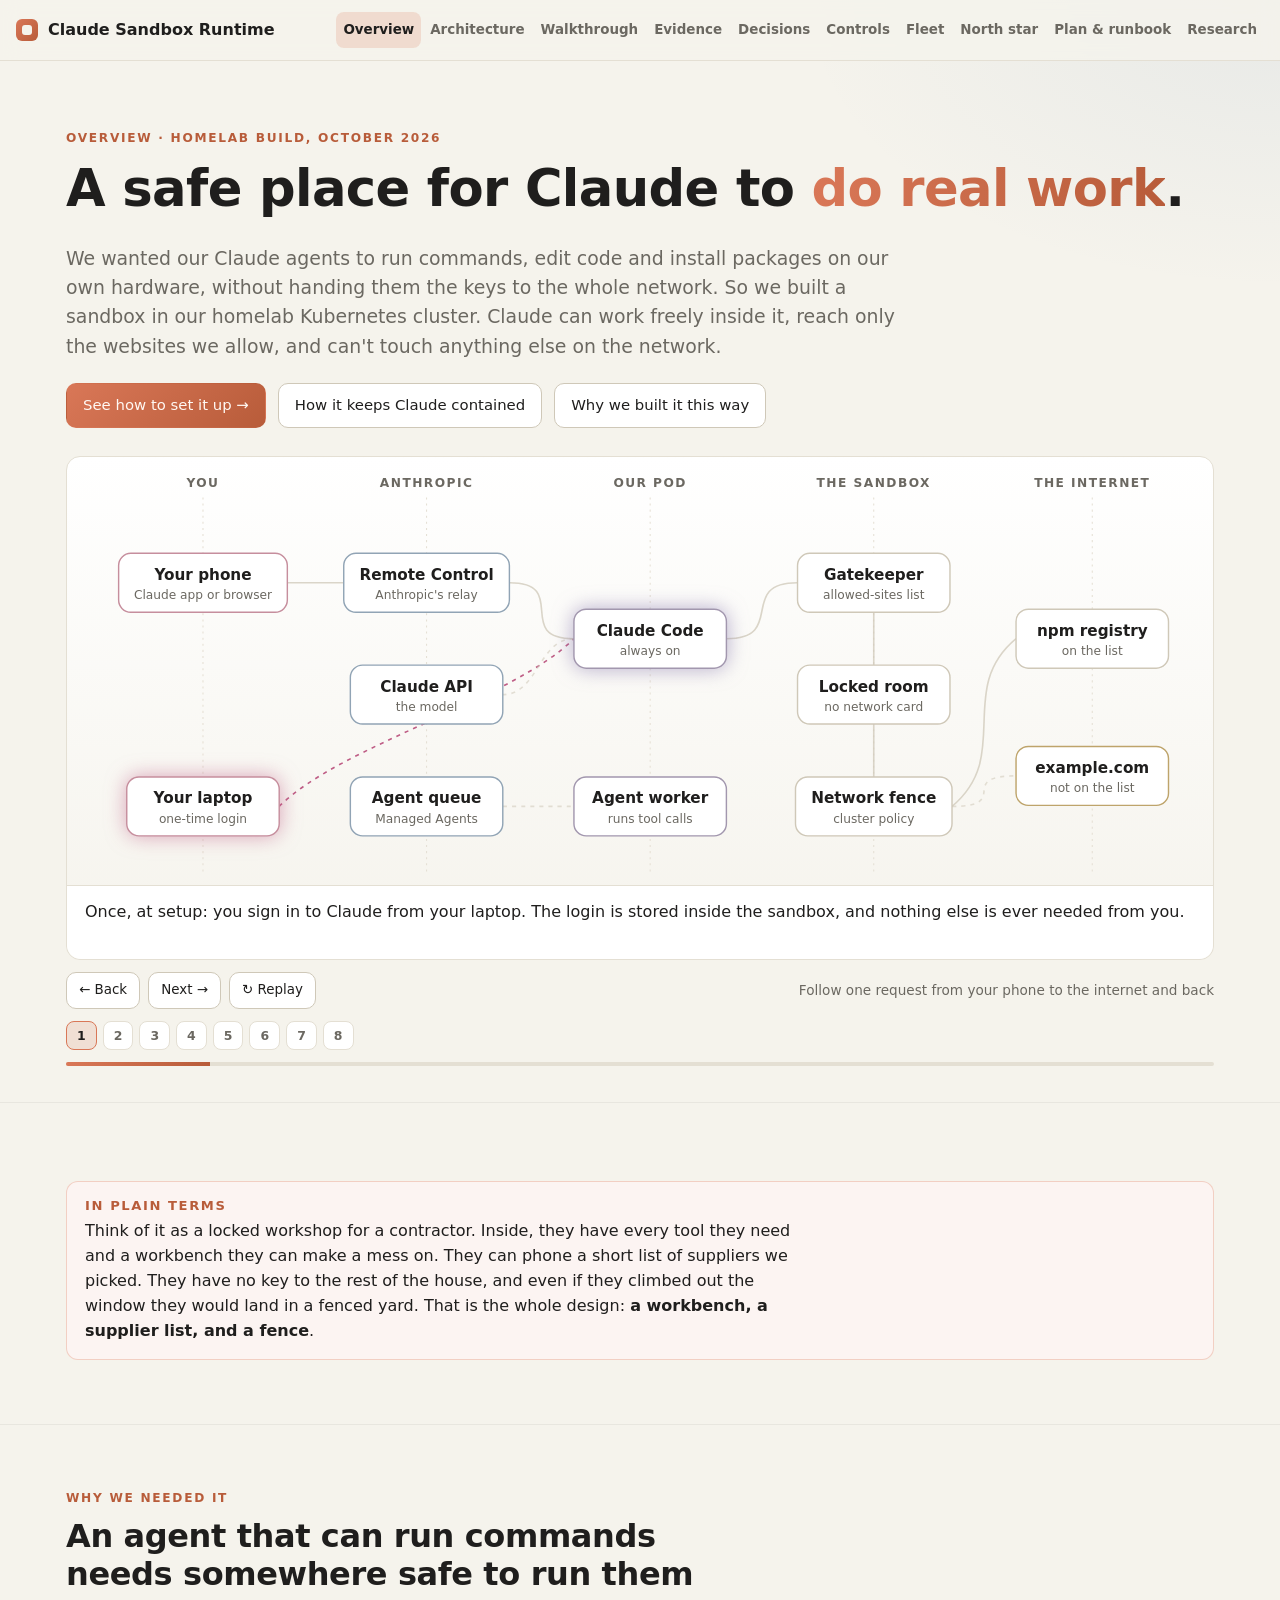
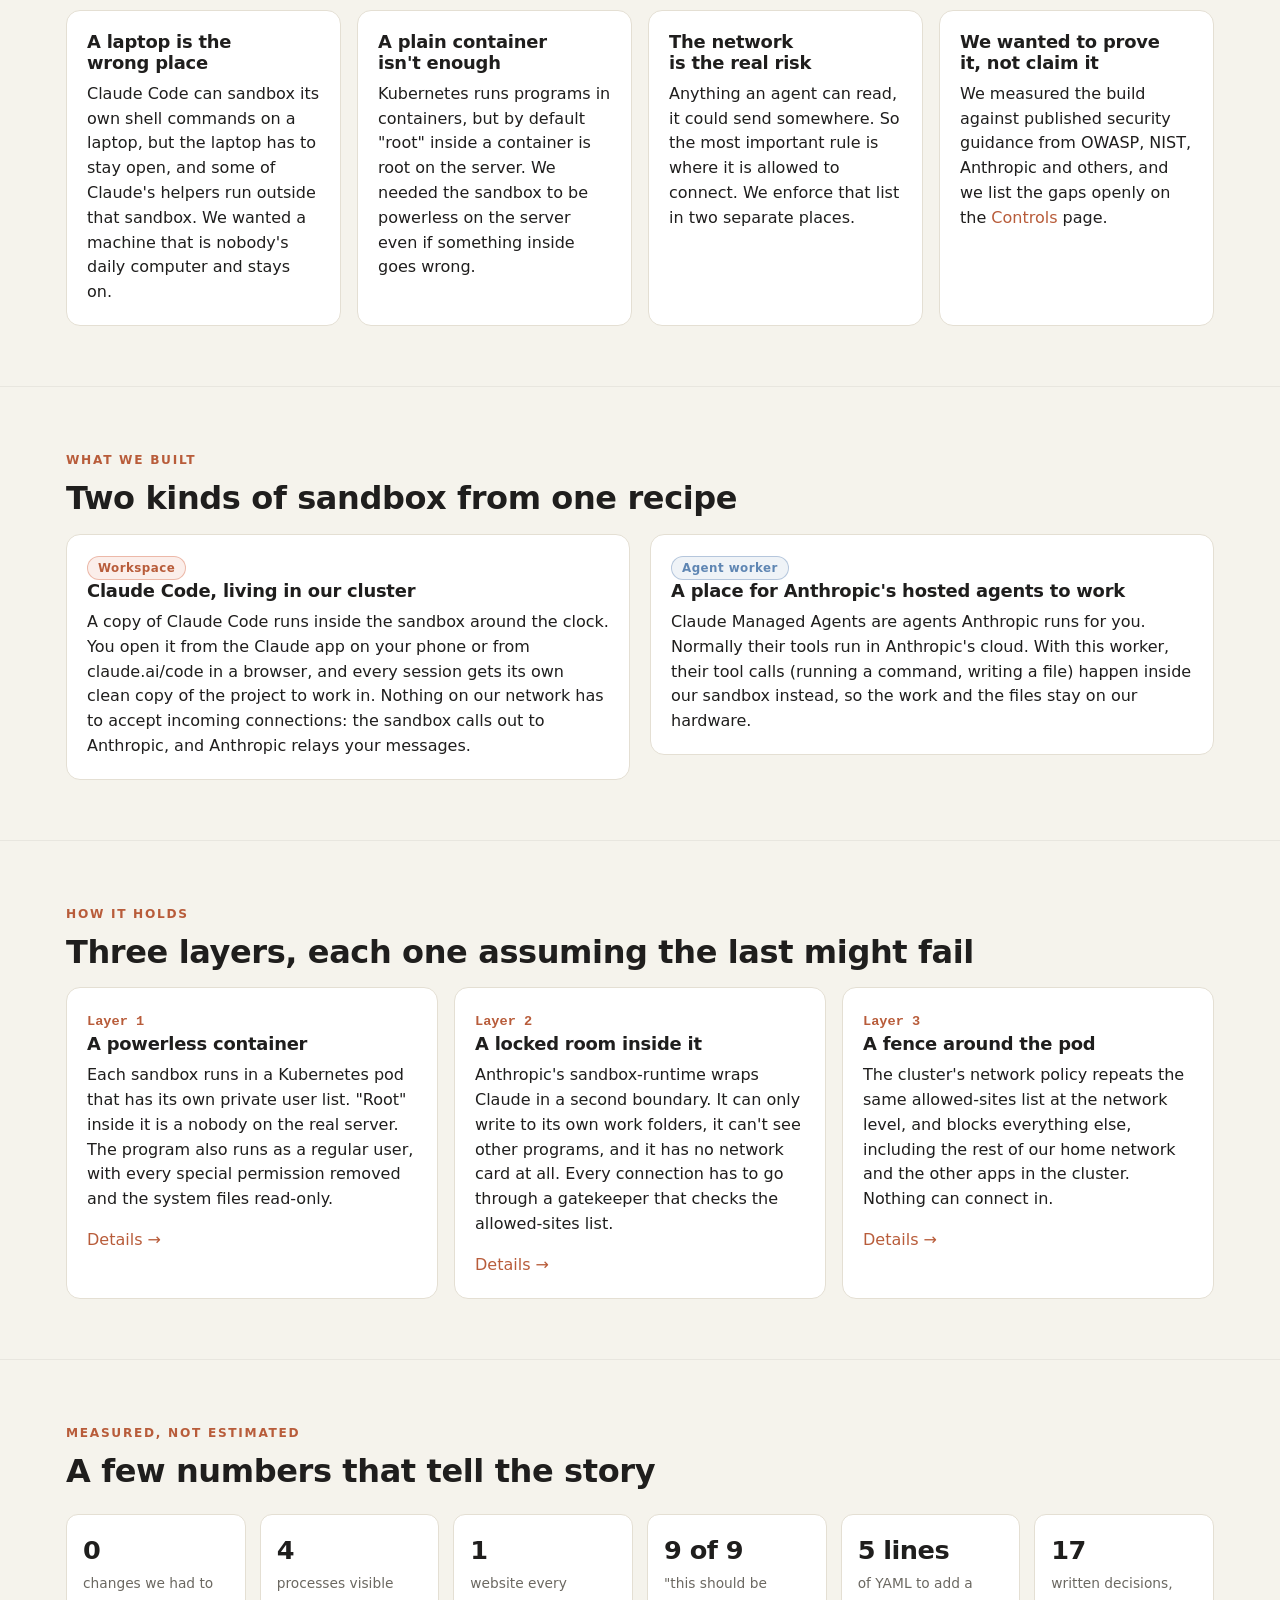
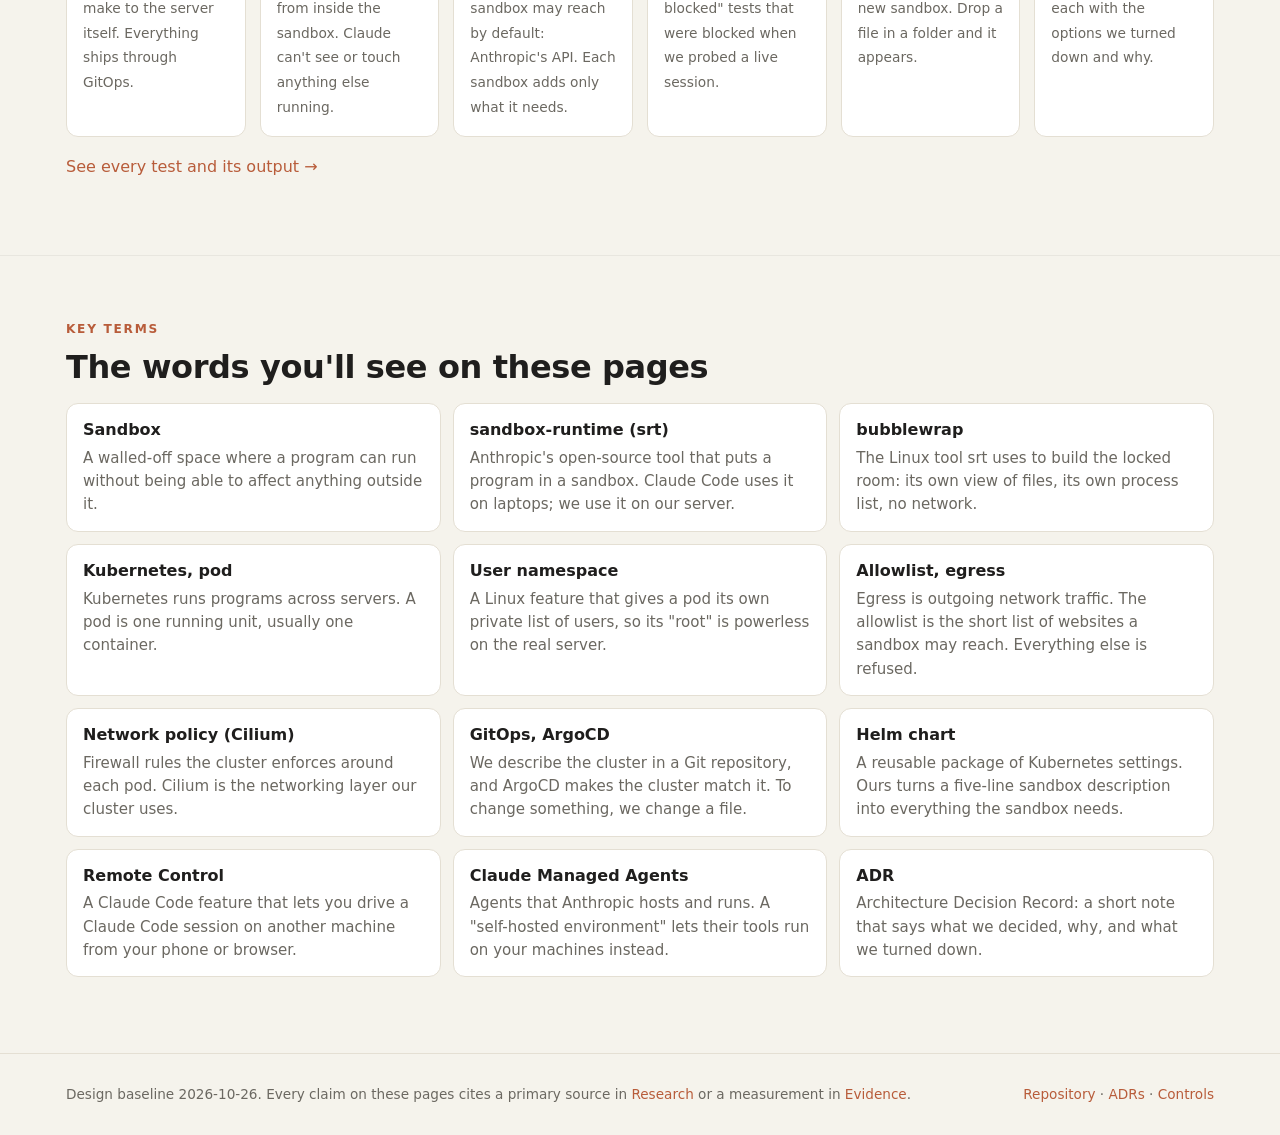
<file: site/index.html>
<!doctype html>
<html lang="en">
<head>
<meta charset="utf-8">
<meta name="viewport" content="width=device-width, initial-scale=1, viewport-fit=cover">
<title>Claude Sandbox Runtime</title>
<meta name="description" content="How we gave Claude agents a safe place to do real work in our homelab: a locked-down sandbox on Kubernetes, built on Anthropic's sandbox-runtime and delivered with GitOps.">
<link rel="stylesheet" href="assets/site.css?v=20261027e">
<script src="assets/site.js?v=20261027e"></script>
</head>
<body>
<header id="site-header"></header>

<section class="hero stacked">
  <div class="wrap grid">
    <div>
      <span class="eyebrow">Overview · homelab build, October 2026</span>
      <h1>A safe place for Claude to <span>do real work</span>.</h1>
      <p class="lede">We wanted our Claude agents to run commands, edit code and install packages on our own hardware, without handing them the keys to the whole network. So we built a sandbox in our homelab Kubernetes cluster. Claude can work freely inside it, reach only the websites we allow, and can't touch anything else on the network.</p>
      <div class="cta">
        <a class="btn primary" href="walkthrough.html">See how to set it up →</a>
        <a class="btn" href="architecture.html">How it keeps Claude contained</a>
        <a class="btn" href="decisions.html">Why we built it this way</a>
      </div>
    </div>
    <div>
      <div class="stage" id="hero-stage"><div class="caption">Starting…</div></div>
      <div class="stage-controls">
        <button class="btn small" id="hero-prev">← Back</button>
        <button class="btn small" id="hero-next">Next →</button>
        <button class="btn small" id="hero-replay">↻ Replay</button>
        <span class="spacer"></span>
        <span class="muted" style="font-size:.85rem">Follow one request from your phone to the internet and back</span>
      </div>
      <div class="steps" id="hero-steps"></div>
      <div class="progress" id="hero-progress"><i></i></div>
    </div>
  </div>
</section>

<section>
  <div class="wrap">
    <div class="plain">
      <h3>In plain terms</h3>
      <p>Think of it as a locked workshop for a contractor. Inside, they have every tool they need and a workbench they can make a mess on. They can phone a short list of suppliers we picked. They have no key to the rest of the house, and even if they climbed out the window they would land in a fenced yard. That is the whole design: <b>a workbench, a supplier list, and a fence</b>.</p>
    </div>
  </div>
</section>

<section>
  <div class="wrap">
    <span class="eyebrow">Why we needed it</span>
    <h2>An agent that can run commands needs somewhere safe to run them</h2>
    <div class="cards">
      <div class="card reveal"><h3>A laptop is the wrong place</h3><p>Claude Code can sandbox its own shell commands on a laptop, but the laptop has to stay open, and some of Claude's helpers run outside that sandbox. We wanted a machine that is nobody's daily computer and stays on.</p></div>
      <div class="card reveal d1"><h3>A plain container isn't enough</h3><p>Kubernetes runs programs in containers, but by default "root" inside a container is root on the server. We needed the sandbox to be powerless on the server even if something inside goes wrong.</p></div>
      <div class="card reveal d2"><h3>The network is the real risk</h3><p>Anything an agent can read, it could send somewhere. So the most important rule is where it is allowed to connect. We enforce that list in two separate places.</p></div>
      <div class="card reveal d3"><h3>We wanted to prove it, not claim it</h3><p>We measured the build against published security guidance from OWASP, NIST, Anthropic and others, and we list the gaps openly on the <a href="controls.html">Controls</a> page.</p></div>
    </div>
  </div>
</section>

<section>
  <div class="wrap">
    <span class="eyebrow">What we built</span>
    <h2>Two kinds of sandbox from one recipe</h2>
    <div class="split">
      <div class="card reveal"><span class="pill accent">Workspace</span><h3>Claude Code, living in our cluster</h3><p>A copy of Claude Code runs inside the sandbox around the clock. You open it from the Claude app on your phone or from claude.ai/code in a browser, and every session gets its own clean copy of the project to work in. Nothing on our network has to accept incoming connections: the sandbox calls out to Anthropic, and Anthropic relays your messages.</p></div>
      <div class="card reveal d1"><span class="pill sn">Agent worker</span><h3>A place for Anthropic's hosted agents to work</h3><p>Claude Managed Agents are agents Anthropic runs for you. Normally their tools run in Anthropic's cloud. With this worker, their tool calls (running a command, writing a file) happen inside our sandbox instead, so the work and the files stay on our hardware.</p></div>
    </div>
  </div>
</section>

<section>
  <div class="wrap">
    <span class="eyebrow">How it holds</span>
    <h2>Three layers, each one assuming the last might fail</h2>
    <div class="cards">
      <div class="card reveal"><span class="n">Layer 1</span><h3>A powerless container</h3><p>Each sandbox runs in a Kubernetes pod that has its own private user list. "Root" inside it is a nobody on the real server. The program also runs as a regular user, with every special permission removed and the system files read-only.</p><a href="architecture.html#layers">Details →</a></div>
      <div class="card reveal d1"><span class="n">Layer 2</span><h3>A locked room inside it</h3><p>Anthropic's sandbox-runtime wraps Claude in a second boundary. It can only write to its own work folders, it can't see other programs, and it has no network card at all. Every connection has to go through a gatekeeper that checks the allowed-sites list.</p><a href="architecture.html#egress">Details →</a></div>
      <div class="card reveal d2"><span class="n">Layer 3</span><h3>A fence around the pod</h3><p>The cluster's network policy repeats the same allowed-sites list at the network level, and blocks everything else, including the rest of our home network and the other apps in the cluster. Nothing can connect in.</p><a href="architecture.html#egress">Details →</a></div>
    </div>
  </div>
</section>

<section>
  <div class="wrap">
    <span class="eyebrow">Measured, not estimated</span>
    <h2>A few numbers that tell the story</h2>
    <div class="stats">
      <div class="stat reveal"><b>0</b><span>changes we had to make to the server itself. Everything ships through GitOps.</span></div>
      <div class="stat reveal d1"><b>4</b><span>processes visible from inside the sandbox. Claude can't see or touch anything else running.</span></div>
      <div class="stat reveal d2"><b>1</b><span>website every sandbox may reach by default: Anthropic's API. Each sandbox adds only what it needs.</span></div>
      <div class="stat reveal d3"><b>9 of 9</b><span>"this should be blocked" tests that were blocked when we probed a live session.</span></div>
      <div class="stat reveal"><b>5 lines</b><span>of YAML to add a new sandbox. Drop a file in a folder and it appears.</span></div>
      <div class="stat reveal d1"><b>17</b><span>written decisions, each with the options we turned down and why.</span></div>
    </div>
    <p style="margin-top:18px"><a href="evidence.html">See every test and its output →</a></p>
  </div>
</section>

<section id="glossary">
  <div class="wrap">
    <span class="eyebrow">Key terms</span>
    <h2>The words you'll see on these pages</h2>
    <dl class="glossary">
      <div><dt>Sandbox</dt><dd>A walled-off space where a program can run without being able to affect anything outside it.</dd></div>
      <div><dt>sandbox-runtime (srt)</dt><dd>Anthropic's open-source tool that puts a program in a sandbox. Claude Code uses it on laptops; we use it on our server.</dd></div>
      <div><dt>bubblewrap</dt><dd>The Linux tool srt uses to build the locked room: its own view of files, its own process list, no network.</dd></div>
      <div><dt>Kubernetes, pod</dt><dd>Kubernetes runs programs across servers. A pod is one running unit, usually one container.</dd></div>
      <div><dt>User namespace</dt><dd>A Linux feature that gives a pod its own private list of users, so its "root" is powerless on the real server.</dd></div>
      <div><dt>Allowlist, egress</dt><dd>Egress is outgoing network traffic. The allowlist is the short list of websites a sandbox may reach. Everything else is refused.</dd></div>
      <div><dt>Network policy (Cilium)</dt><dd>Firewall rules the cluster enforces around each pod. Cilium is the networking layer our cluster uses.</dd></div>
      <div><dt>GitOps, ArgoCD</dt><dd>We describe the cluster in a Git repository, and ArgoCD makes the cluster match it. To change something, we change a file.</dd></div>
      <div><dt>Helm chart</dt><dd>A reusable package of Kubernetes settings. Ours turns a five-line sandbox description into everything the sandbox needs.</dd></div>
      <div><dt>Remote Control</dt><dd>A Claude Code feature that lets you drive a Claude Code session on another machine from your phone or browser.</dd></div>
      <div><dt>Claude Managed Agents</dt><dd>Agents that Anthropic hosts and runs. A "self-hosted environment" lets their tools run on your machines instead.</dd></div>
      <div><dt>ADR</dt><dd>Architecture Decision Record: a short note that says what we decided, why, and what we turned down.</dd></div>
    </dl>
  </div>
</section>

<footer id="site-footer"></footer>

<script>
(function () {
  const F = window.Site.Flow;
  const spec = {
    w: 1100, h: 400, nw: 150, nh: 58, minWidth: 820, label: "One request from your phone, through the sandbox, to an allowed website and back",
    lanes: [["You", 120], ["Anthropic", 340], ["Our pod", 560], ["The sandbox", 780], ["The internet", 995]],
    nodes: [
      { id: "phone", label: "Your phone", sub: "Claude app or browser", x: 120, y: 110, kind: "idp" },
      { id: "laptop", label: "Your laptop", sub: "one-time login", x: 120, y: 330, kind: "idp" },
      { id: "relay", label: "Remote Control", sub: "Anthropic's relay", x: 340, y: 110, kind: "sn" },
      { id: "api", label: "Claude API", sub: "the model", x: 340, y: 220, kind: "sn" },
      { id: "queue", label: "Agent queue", sub: "Managed Agents", x: 340, y: 330, kind: "sn" },
      { id: "claude", label: "Claude Code", sub: "always on", x: 560, y: 165, kind: "maestro" },
      { id: "ant", label: "Agent worker", sub: "runs tool calls", x: 560, y: 330, kind: "maestro" },
      { id: "srt", label: "Gatekeeper", sub: "allowed-sites list", x: 780, y: 110 },
      { id: "bwrap", label: "Locked room", sub: "no network card", x: 780, y: 220 },
      { id: "cni", label: "Network fence", sub: "cluster policy", x: 780, y: 330 },
      { id: "npm", label: "npm registry", sub: "on the list", x: 995, y: 165 },
      { id: "evil", label: "example.com", sub: "not on the list", x: 995, y: 300, kind: "key" },
    ],
    edges: [
      { id: "phone-relay", from: "phone", to: "relay" },
      { id: "laptop-claude", from: "laptop", to: "claude", kind: "c", bend: -60, dashed: true },
      { id: "relay-claude", from: "relay", to: "claude", kind: "c", bend: 0 },
      { id: "claude-api", from: "claude", to: "api", kind: "back", dashed: true },
      { id: "queue-ant", from: "queue", to: "ant", dashed: true },
      { id: "claude-srt", from: "claude", to: "srt", kind: "c", bend: 0 },
      { id: "srt-bwrap", from: "srt", to: "bwrap", kind: "v" },
      { id: "bwrap-cni", from: "bwrap", to: "cni", kind: "v" },
      { id: "cni-npm", from: "cni", to: "npm", kind: "c", bend: -50 },
      { id: "cni-evil", from: "cni", to: "evil", kind: "c", bend: 0, dashed: true },
    ],
  };
  const flow = F.mount(document.getElementById("hero-stage"), spec);
  const steps = [
    { caption: "Once, at setup: you sign in to Claude from your laptop. The login is stored inside the sandbox, and nothing else is ever needed from you.", nodes: { laptop: "active-idp" }, packets: [{ edge: "laptop-claude", label: "sign in", cls: "idp" }], after: { claude: "active-maestro" } },
    { caption: "Claude Code starts in our cluster and calls out to Anthropic's Remote Control relay. Nothing on our home network accepts incoming connections.", packets: [{ edge: "relay-claude", reverse: true, label: "I'm here", cls: "maestro" }], after: { relay: "active-sn" } },
    { caption: "You type a request on your phone, for example \"check the latest version of a package\". The relay passes it to Claude Code in our cluster.", nodes: { phone: "active-idp" }, packets: [{ edge: "phone-relay", label: "your message", cls: "idp" }, { edge: "relay-claude", label: "your message", cls: "sn" }], after: { claude: "active-maestro" } },
    { caption: "Claude Code asks the model what to do. The model decides to run a command, and the app asks you to approve it first.", packets: [{ edge: "claude-api", label: "thinking", cls: "sn" }, { edge: "claude-api", reverse: true, label: "run a command", cls: "sn" }], after: { api: "active-sn" } },
    { caption: "The command runs inside the locked room. It can write only to its work folders, and it has no network card, so its only way out is the gatekeeper.", packets: [{ edge: "claude-srt", label: "npm view" }, { edge: "srt-bwrap", label: "locked room" }], after: { srt: "active", bwrap: "active" } },
    { caption: "The gatekeeper checks the allowed-sites list. The npm registry is on it, so the request goes out. Then the network fence checks the same list again.", packets: [{ edge: "bwrap-cni", label: "allowed" }, { edge: "cni-npm", label: "allowed", cls: "ok" }], after: { cni: "active", npm: "ok" } },
    { caption: "If the command had tried a site that isn't on the list, it would have been refused right there. Nothing reaches it.", packets: [{ edge: "cni-evil", label: "refused", cls: "bad", ms: 900 }], after: { evil: "bad" } },
    { caption: "The answer comes back the same way, to Claude Code and to your phone. A Managed Agents worker follows the same path, picking up work from Anthropic's queue instead of your phone.", packets: [{ edge: "cni-npm", reverse: true, label: "1.3.0", cls: "ok" }, { edge: "phone-relay", reverse: true, label: "the answer", cls: "ok" }, { edge: "queue-ant", label: "agent task", cls: "sn" }], after: { ant: "active-maestro", queue: "active-sn" } },
  ];
  const stepsEl = document.getElementById("hero-steps");
  stepsEl.innerHTML = steps.map((s, i) => `<button type="button" aria-label="Step ${i + 1}">${i + 1}</button>`).join("");
  F.player(flow, steps, { loop: true, stepsEl, progressEl: document.getElementById("hero-progress"), replayEl: document.getElementById("hero-replay"), nextEl: document.getElementById("hero-next"), prevEl: document.getElementById("hero-prev") }).play(0);
})();
</script>
</body>
</html>
</file>
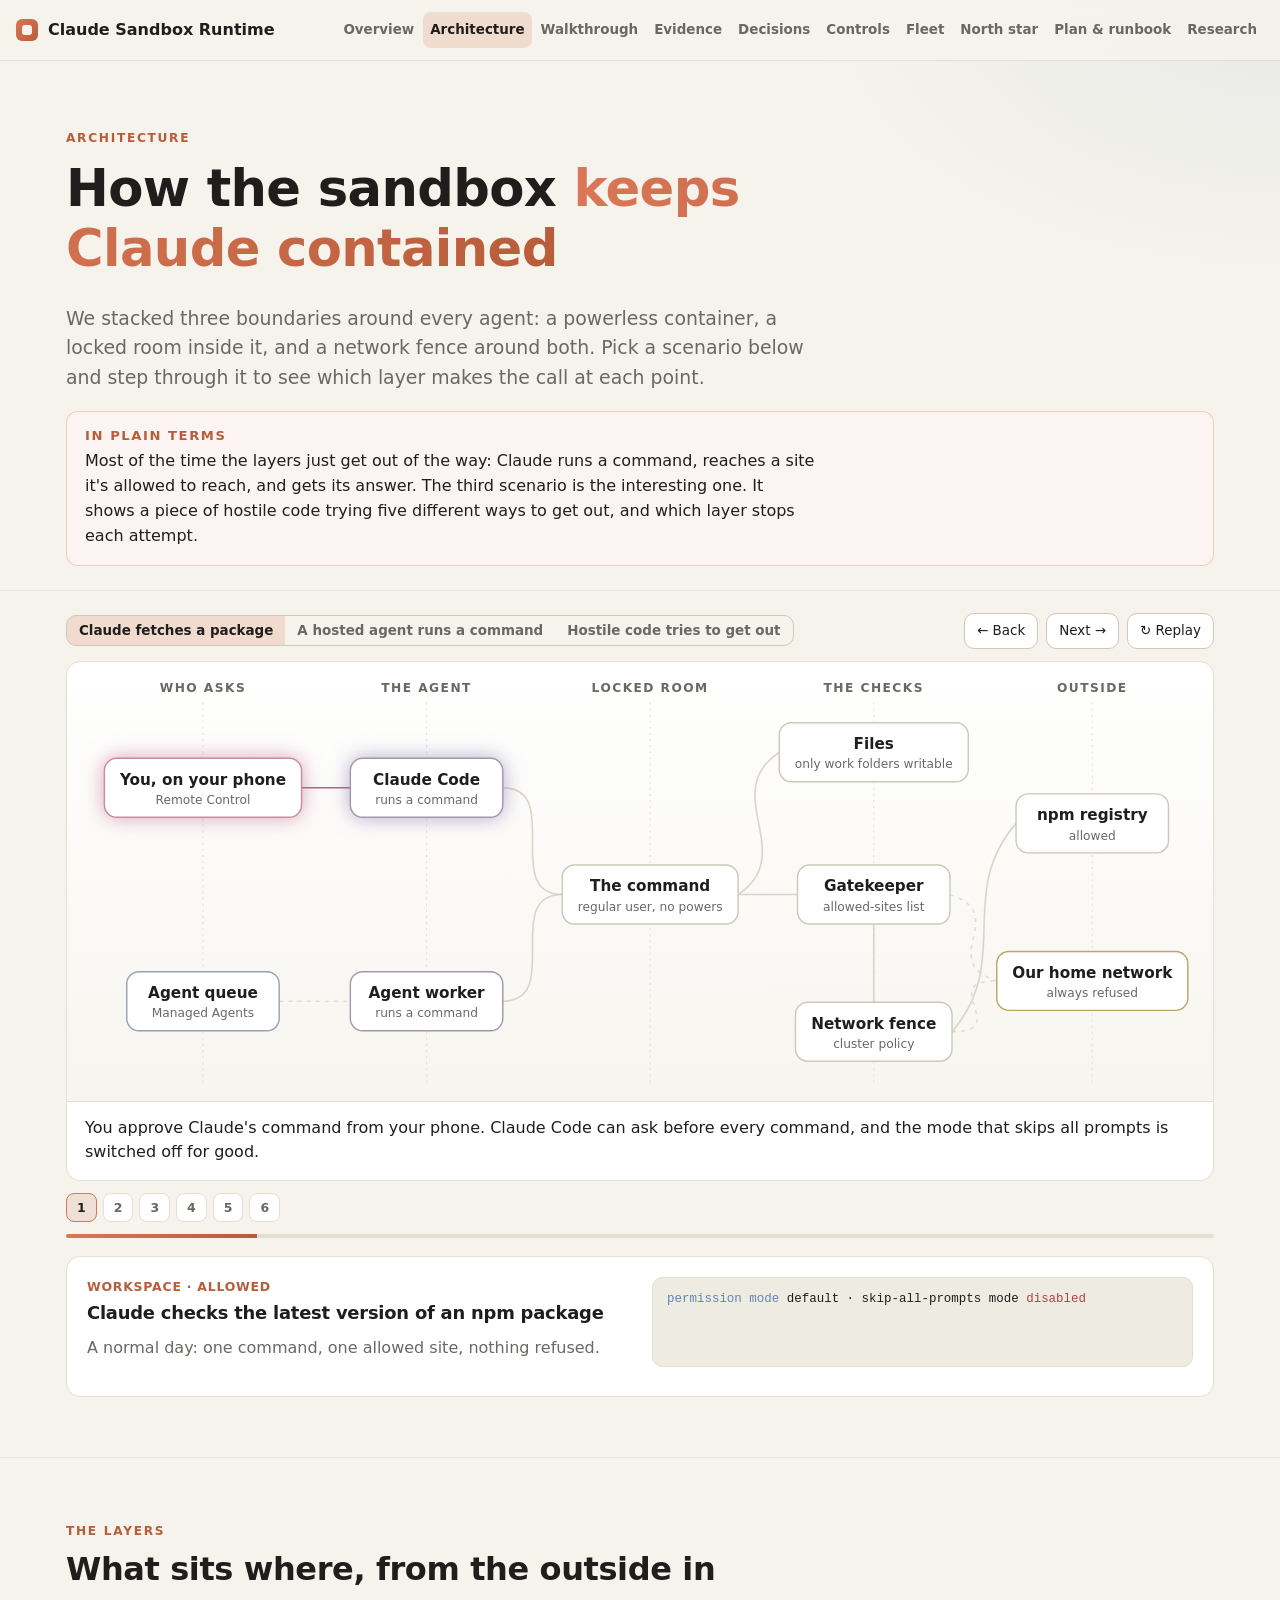
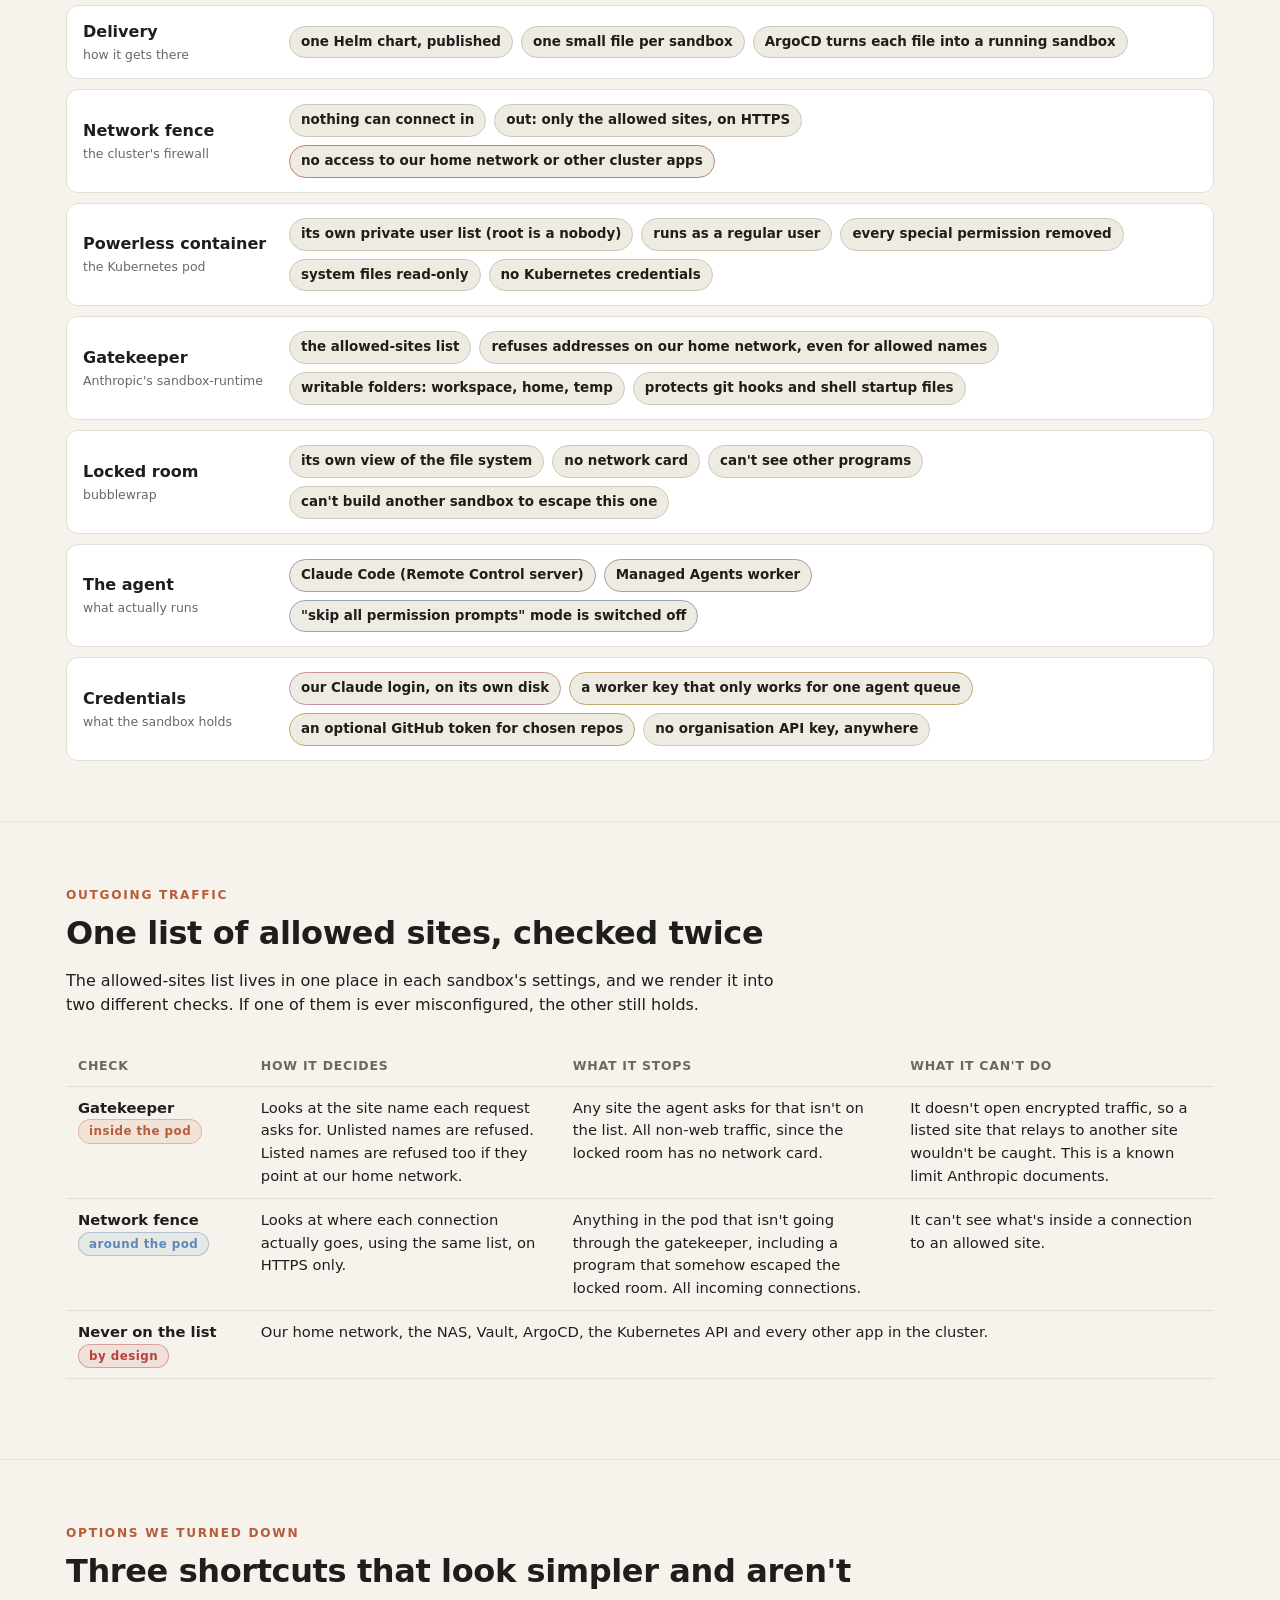
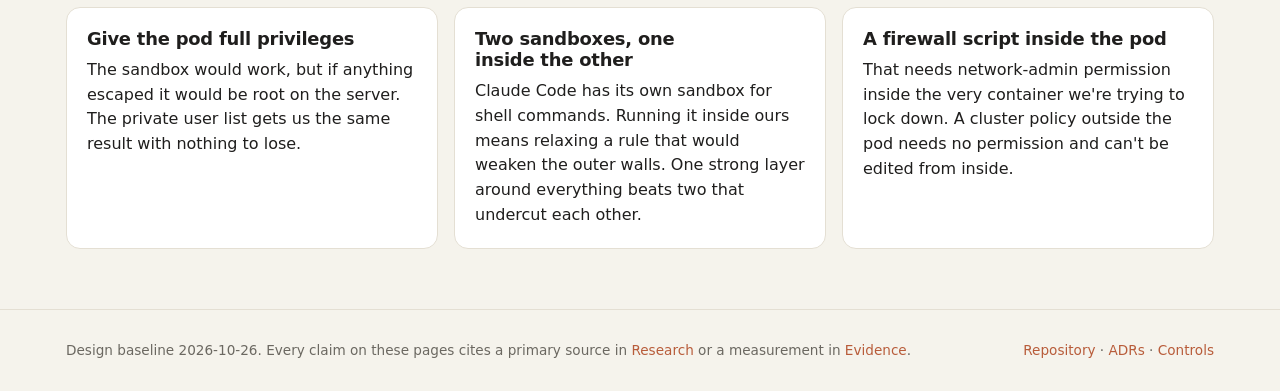
<file: site/architecture.html>
<!doctype html>
<html lang="en">
<head>
<meta charset="utf-8">
<meta name="viewport" content="width=device-width, initial-scale=1, viewport-fit=cover">
<title>Architecture · Claude Sandbox Runtime</title>
<meta name="description" content="How our Claude sandbox keeps agents contained: the layers, what each one stops, and three step-by-step scenarios including an attempt to break out.">
<link rel="stylesheet" href="assets/site.css?v=20261027e">
<script src="assets/site.js?v=20261027e"></script>
</head>
<body>
<header id="site-header"></header>

<section class="hero" style="padding-bottom:20px">
  <div class="wrap">
    <span class="eyebrow">Architecture</span>
    <h1>How the sandbox <span>keeps Claude contained</span></h1>
    <p class="lede">We stacked three boundaries around every agent: a powerless container, a locked room inside it, and a network fence around both. Pick a scenario below and step through it to see which layer makes the call at each point.</p>
    <div class="plain">
      <h3>In plain terms</h3>
      <p>Most of the time the layers just get out of the way: Claude runs a command, reaches a site it's allowed to reach, and gets its answer. The third scenario is the interesting one. It shows a piece of hostile code trying five different ways to get out, and which layer stops each attempt.</p>
    </div>
  </div>
</section>

<section style="padding-top:10px">
  <div class="wrap">
    <div class="stage-controls">
      <div class="toggle" role="group" aria-label="Scenario">
        <button class="on" data-script="allowed">Claude fetches a package</button>
        <button data-script="worker">A hosted agent runs a command</button>
        <button data-script="escape">Hostile code tries to get out</button>
      </div>
      <span class="spacer"></span>
      <button class="btn small" id="prev">← Back</button>
      <button class="btn small" id="next">Next →</button>
      <button class="btn small" id="replay">↻ Replay</button>
    </div>
    <div class="walk">
      <div>
        <div class="stage" id="rt-stage"><div class="caption">Starting…</div></div>
        <div class="steps" id="rt-steps"></div>
        <div class="progress" id="rt-progress"><i></i></div>
      </div>
      <div class="narrative">
        <span class="who" id="rt-who">Scenario</span>
        <h3 id="rt-title">Select a scenario</h3>
        <p id="rt-text" class="muted"></p>
        <div class="log" id="rt-log"></div>
      </div>
    </div>
  </div>
</section>

<section id="layers">
  <div class="wrap">
    <span class="eyebrow">The layers</span>
    <h2>What sits where, from the outside in</h2>
    <div class="layers">
      <div class="layer reveal"><div class="name">Delivery<small>how it gets there</small></div><div class="chips"><span class="chip">one Helm chart, published</span><span class="chip">one small file per sandbox</span><span class="chip">ArgoCD turns each file into a running sandbox</span></div></div>
      <div class="layer reveal"><div class="name">Network fence<small>the cluster's firewall</small></div><div class="chips"><span class="chip">nothing can connect in</span><span class="chip">out: only the allowed sites, on HTTPS</span><span class="chip bad">no access to our home network or other cluster apps</span></div></div>
      <div class="layer reveal"><div class="name">Powerless container<small>the Kubernetes pod</small></div><div class="chips"><span class="chip">its own private user list (root is a nobody)</span><span class="chip">runs as a regular user</span><span class="chip">every special permission removed</span><span class="chip">system files read-only</span><span class="chip">no Kubernetes credentials</span></div></div>
      <div class="layer reveal"><div class="name">Gatekeeper<small>Anthropic's sandbox-runtime</small></div><div class="chips"><span class="chip">the allowed-sites list</span><span class="chip">refuses addresses on our home network, even for allowed names</span><span class="chip">writable folders: workspace, home, temp</span><span class="chip">protects git hooks and shell startup files</span></div></div>
      <div class="layer reveal"><div class="name">Locked room<small>bubblewrap</small></div><div class="chips"><span class="chip">its own view of the file system</span><span class="chip">no network card</span><span class="chip">can't see other programs</span><span class="chip">can't build another sandbox to escape this one</span></div></div>
      <div class="layer reveal"><div class="name">The agent<small>what actually runs</small></div><div class="chips"><span class="chip maestro">Claude Code (Remote Control server)</span><span class="chip maestro">Managed Agents worker</span><span class="chip sn">"skip all permission prompts" mode is switched off</span></div></div>
      <div class="layer reveal"><div class="name">Credentials<small>what the sandbox holds</small></div><div class="chips"><span class="chip idp">our Claude login, on its own disk</span><span class="chip key">a worker key that only works for one agent queue</span><span class="chip key">an optional GitHub token for chosen repos</span><span class="chip">no organisation API key, anywhere</span></div></div>
    </div>
  </div>
</section>

<section id="egress">
  <div class="wrap">
    <span class="eyebrow">Outgoing traffic</span>
    <h2>One list of allowed sites, checked twice</h2>
    <p>The allowed-sites list lives in one place in each sandbox's settings, and we render it into two different checks. If one of them is ever misconfigured, the other still holds.</p>
    <div class="table-wrap"><table>
      <thead><tr><th>Check</th><th>How it decides</th><th>What it stops</th><th>What it can't do</th></tr></thead>
      <tbody>
        <tr><td><b>Gatekeeper</b> <span class="pill accent">inside the pod</span></td><td>Looks at the site name each request asks for. Unlisted names are refused. Listed names are refused too if they point at our home network.</td><td>Any site the agent asks for that isn't on the list. All non-web traffic, since the locked room has no network card.</td><td>It doesn't open encrypted traffic, so a listed site that relays to another site wouldn't be caught. This is a known limit Anthropic documents.</td></tr>
        <tr><td><b>Network fence</b> <span class="pill sn">around the pod</span></td><td>Looks at where each connection actually goes, using the same list, on HTTPS only.</td><td>Anything in the pod that isn't going through the gatekeeper, including a program that somehow escaped the locked room. All incoming connections.</td><td>It can't see what's inside a connection to an allowed site.</td></tr>
        <tr><td><b>Never on the list</b> <span class="pill bad">by design</span></td><td colspan="3">Our home network, the NAS, Vault, ArgoCD, the Kubernetes API and every other app in the cluster.</td></tr>
      </tbody>
    </table></div>
  </div>
</section>

<section>
  <div class="wrap">
    <span class="eyebrow">Options we turned down</span>
    <h2>Three shortcuts that look simpler and aren't</h2>
    <div class="cards">
      <div class="card reveal"><h3>Give the pod full privileges</h3><p>The sandbox would work, but if anything escaped it would be root on the server. The private user list gets us the same result with nothing to lose.</p></div>
      <div class="card reveal d1"><h3>Two sandboxes, one inside the other</h3><p>Claude Code has its own sandbox for shell commands. Running it inside ours means relaxing a rule that would weaken the outer walls. One strong layer around everything beats two that undercut each other.</p></div>
      <div class="card reveal d2"><h3>A firewall script inside the pod</h3><p>That needs network-admin permission inside the very container we're trying to lock down. A cluster policy outside the pod needs no permission and can't be edited from inside.</p></div>
    </div>
  </div>
</section>

<footer id="site-footer"></footer>

<script>
(function () {
  const F = window.Site.Flow, log = window.Site.log;
  const spec = {
    w: 1100, h: 410, nw: 150, nh: 58, minWidth: 820, label: "A request passing the container, the gatekeeper and the network fence",
    lanes: [["Who asks", 120], ["The agent", 340], ["Locked room", 560], ["The checks", 780], ["Outside", 995]],
    nodes: [
      { id: "phone", label: "You, on your phone", sub: "Remote Control", x: 120, y: 110, kind: "idp" },
      { id: "queue", label: "Agent queue", sub: "Managed Agents", x: 120, y: 320, kind: "sn" },
      { id: "claude", label: "Claude Code", sub: "runs a command", x: 340, y: 110, kind: "maestro" },
      { id: "ant", label: "Agent worker", sub: "runs a command", x: 340, y: 320, kind: "maestro" },
      { id: "shell", label: "The command", sub: "regular user, no powers", x: 560, y: 215 },
      { id: "fs", label: "Files", sub: "only work folders writable", x: 780, y: 75 },
      { id: "proxy", label: "Gatekeeper", sub: "allowed-sites list", x: 780, y: 215 },
      { id: "cni", label: "Network fence", sub: "cluster policy", x: 780, y: 350 },
      { id: "up", label: "npm registry", sub: "allowed", x: 995, y: 145 },
      { id: "lan", label: "Our home network", sub: "always refused", x: 995, y: 300, kind: "key" },
    ],
    edges: [
      { id: "phone-claude", from: "phone", to: "claude" },
      { id: "queue-ant", from: "queue", to: "ant", dashed: true },
      { id: "claude-shell", from: "claude", to: "shell", kind: "c", bend: 0 },
      { id: "ant-shell", from: "ant", to: "shell", kind: "c", bend: 0 },
      { id: "shell-fs", from: "shell", to: "fs", kind: "c", bend: -40 },
      { id: "shell-proxy", from: "shell", to: "proxy" },
      { id: "proxy-cni", from: "proxy", to: "cni", kind: "v" },
      { id: "cni-up", from: "cni", to: "up", kind: "c", bend: -70 },
      { id: "cni-lan", from: "cni", to: "lan", kind: "c", bend: 0, dashed: true },
      { id: "proxy-lan", from: "proxy", to: "lan", kind: "c", bend: 20, dashed: true },
    ],
  };
  const flow = F.mount(document.getElementById("rt-stage"), spec);
  const scripts = {
    allowed: { who: "Workspace · allowed", title: "Claude checks the latest version of an npm package", text: "A normal day: one command, one allowed site, nothing refused.", steps: [
      { caption: "You approve Claude's command from your phone. Claude Code can ask before every command, and the mode that skips all prompts is switched off for good.", nodes: { phone: "active-idp" }, packets: [{ edge: "phone-claude", label: "approve", cls: "idp" }], after: { claude: "active-maestro" }, log: ["<span class='k'>permission mode</span> default · skip-all-prompts mode <span class='bad'>disabled</span>"] },
      { caption: "Claude Code starts the command. It runs as a regular user with no special powers, inside the locked room. It can see only four processes: its own.", packets: [{ edge: "claude-shell", label: "npm view", cls: "maestro" }], after: { shell: "active" }, log: ["user: <span class='ok'>1000</span> (not root)", "processes visible: <span class='ok'>4</span>", "network card: <span class='ok'>none</span>"] },
      { caption: "npm saves its cache in the home folder, which is one of the three writable folders. Every other folder is read-only.", packets: [{ edge: "shell-fs", label: "write cache" }], after: { fs: "ok" }, log: ["writable: /workspace · /home/agent · /tmp", "always protected: git hooks, shell startup files, Claude's own settings"] },
      { caption: "With no network card, npm's only way out is the gatekeeper. The npm registry is on the allowed list and points at a public address, so it goes through.", packets: [{ edge: "shell-proxy", label: "registry.npmjs.org" }], after: { proxy: "ok" }, log: ["<span class='ok'>allowed</span> registry.npmjs.org (on the list, public address)"] },
      { caption: "The network fence checks the same list again at the network level. Allowed, so the connection leaves the cluster.", packets: [{ edge: "proxy-cni", label: "HTTPS" }, { edge: "cni-up", label: "allowed", cls: "ok" }], after: { cni: "ok", up: "ok" }, log: ["<span class='ok'>forwarded</span> by the cluster policy, port 443"] },
      { caption: "The answer comes back through both checks to Claude Code and to your phone.", packets: [{ edge: "cni-up", reverse: true, label: "1.3.0", cls: "ok" }, { edge: "phone-claude", reverse: true, label: "the answer", cls: "ok" }], log: ["left-pad@<span class='ok'>1.3.0</span>", "<span class='dim'>nothing refused</span>"] },
    ]},
    worker: { who: "Agent worker · allowed", title: "A hosted agent writes a file on our hardware", text: "Same walls, different caller. There's no person on the phone here, just a key that works for one agent queue.", steps: [
      { caption: "The worker keeps asking Anthropic's queue for work. When a Managed Agents session needs a tool run, the worker picks it up.", nodes: { queue: "active-sn" }, packets: [{ edge: "queue-ant", label: "new task", cls: "sn" }], after: { ant: "active-maestro" }, log: ["<span class='k'>worker</span> claimed work · session sesn_…", "key: works only for this one queue"] },
      { caption: "The agent asked for a shell command. The worker runs it inside the same locked room as before.", packets: [{ edge: "ant-shell", label: "uname -a", cls: "maestro" }], after: { shell: "active" }, log: ["executing tool: bash"] },
      { caption: "The result lands in the worker's workspace folder, the only place a session can save files.", packets: [{ edge: "shell-fs", label: "hello.txt" }], after: { fs: "ok" }, log: ["/workspace/hello.txt ← <span class='ok'>Linux … 6.8.0-138-generic …</span>"] },
      { caption: "The worker posts the result back to Anthropic. Its allowed list has exactly one site: Anthropic's API.", packets: [{ edge: "shell-proxy", label: "post result", cls: "sn" }, { edge: "proxy-cni", label: "HTTPS", cls: "sn" }], after: { proxy: "ok", cni: "ok" }, log: ["allowed sites: api.anthropic.com", "dispatched tool · <span class='ok'>no error</span>"] },
      { caption: "Today, sessions for one queue share the worker's workspace folder. Giving each session its own fresh sandbox is our next step.", hold: 1800, log: ["<span class='dim'>planned: one sandbox per session (ADR-0010, ADR-0015)</span>"] },
    ]},
    escape: { who: "Hostile code · refused", title: "A booby-trapped package tries to get out", text: "Each attempt is stopped by a different layer, and none of them depends on the layer before holding.", steps: [
      { caption: "A package Claude installed runs a hidden script. It starts with exactly what Claude had: a regular user, no powers, three writable folders.", nodes: { claude: "active-maestro" }, packets: [{ edge: "claude-shell", label: "hidden script", cls: "bad" }], after: { shell: "bad" }, log: ["<span class='bad'>postinstall.sh</span> runs inside the same locked room"] },
      { caption: "Attempt 1: plant a git hook and edit the shell startup file so it runs again later. Both are protected even inside the writable folders.", packets: [{ edge: "shell-fs", label: "git hook", cls: "bad" }], after: { fs: "bad" }, log: ["write .git/hooks/post-checkout → <span class='bad'>refused</span>", "write ~/.bashrc → <span class='bad'>refused</span>"] },
      { caption: "Attempt 2: connect straight to our NAS. The locked room has no network card, so there's nothing to connect with.", packets: [{ edge: "shell-proxy", label: "192.168.3.3", cls: "bad", ms: 700 }], after: { proxy: "bad" }, log: ["connect → <span class='bad'>network unreachable</span>"] },
      { caption: "Attempt 3: go through the gatekeeper with a site name it controls that points at our home network. The gatekeeper refuses home-network addresses even for listed names.", packets: [{ edge: "proxy-lan", label: "nas.evil.example", cls: "bad", ms: 800 }], after: { lan: "bad" }, log: ["<span class='bad'>refused</span> nas.evil.example: points at a private address", "<span class='bad'>refused</span> 192.168.3.3: not on the list"] },
      { caption: "Attempt 4: build a second sandbox to undo the read-only rules. The locked room blocks that system call outright.", packets: [{ edge: "shell-fs", label: "unshare", cls: "bad", ms: 700 }], log: ["unshare -Ur → <span class='bad'>operation not permitted</span>"] },
      { caption: "Attempt 5: suppose it escaped the locked room anyway. It's still a regular user in a powerless container, and the network fence still only allows the listed sites.", packets: [{ edge: "proxy-cni", label: "raw socket", cls: "bad", ms: 700 }, { edge: "cni-lan", label: "NAS", cls: "bad", ms: 800 }], after: { cni: "bad" }, hold: 2000, log: ["<span class='bad'>dropped</span> by the cluster policy", "container root = a nobody on the server", "<span class='dim'>what's left: all pods share one server kernel. See Controls.</span>"] },
    ]},
  };
  const stepsEl = document.getElementById("rt-steps"), progressEl = document.getElementById("rt-progress");
  const who = document.getElementById("rt-who"), title = document.getElementById("rt-title"), text = document.getElementById("rt-text"), logEl = document.getElementById("rt-log");
  let player = null;
  function load(name) {
    const s = scripts[name];
    who.textContent = s.who; title.textContent = s.title; text.textContent = s.text;
    stepsEl.innerHTML = s.steps.map((st, i) => `<button type="button" aria-label="Step ${i + 1}">${i + 1}</button>`).join("");
    if (player) player.stop();
    player = F.player(flow, s.steps, { stepsEl, progressEl, replayEl: document.getElementById("replay"), nextEl: document.getElementById("next"), prevEl: document.getElementById("prev"), onStep: (n, st) => { if (st.log) log(logEl, st.log); } });
    player.play(0);
  }
  document.querySelectorAll(".toggle button").forEach(b => b.addEventListener("click", () => { document.querySelectorAll(".toggle button").forEach(x => x.classList.remove("on")); b.classList.add("on"); load(b.dataset.script); }));
  load("allowed");
})();
</script>
</body>
</html>
</file>
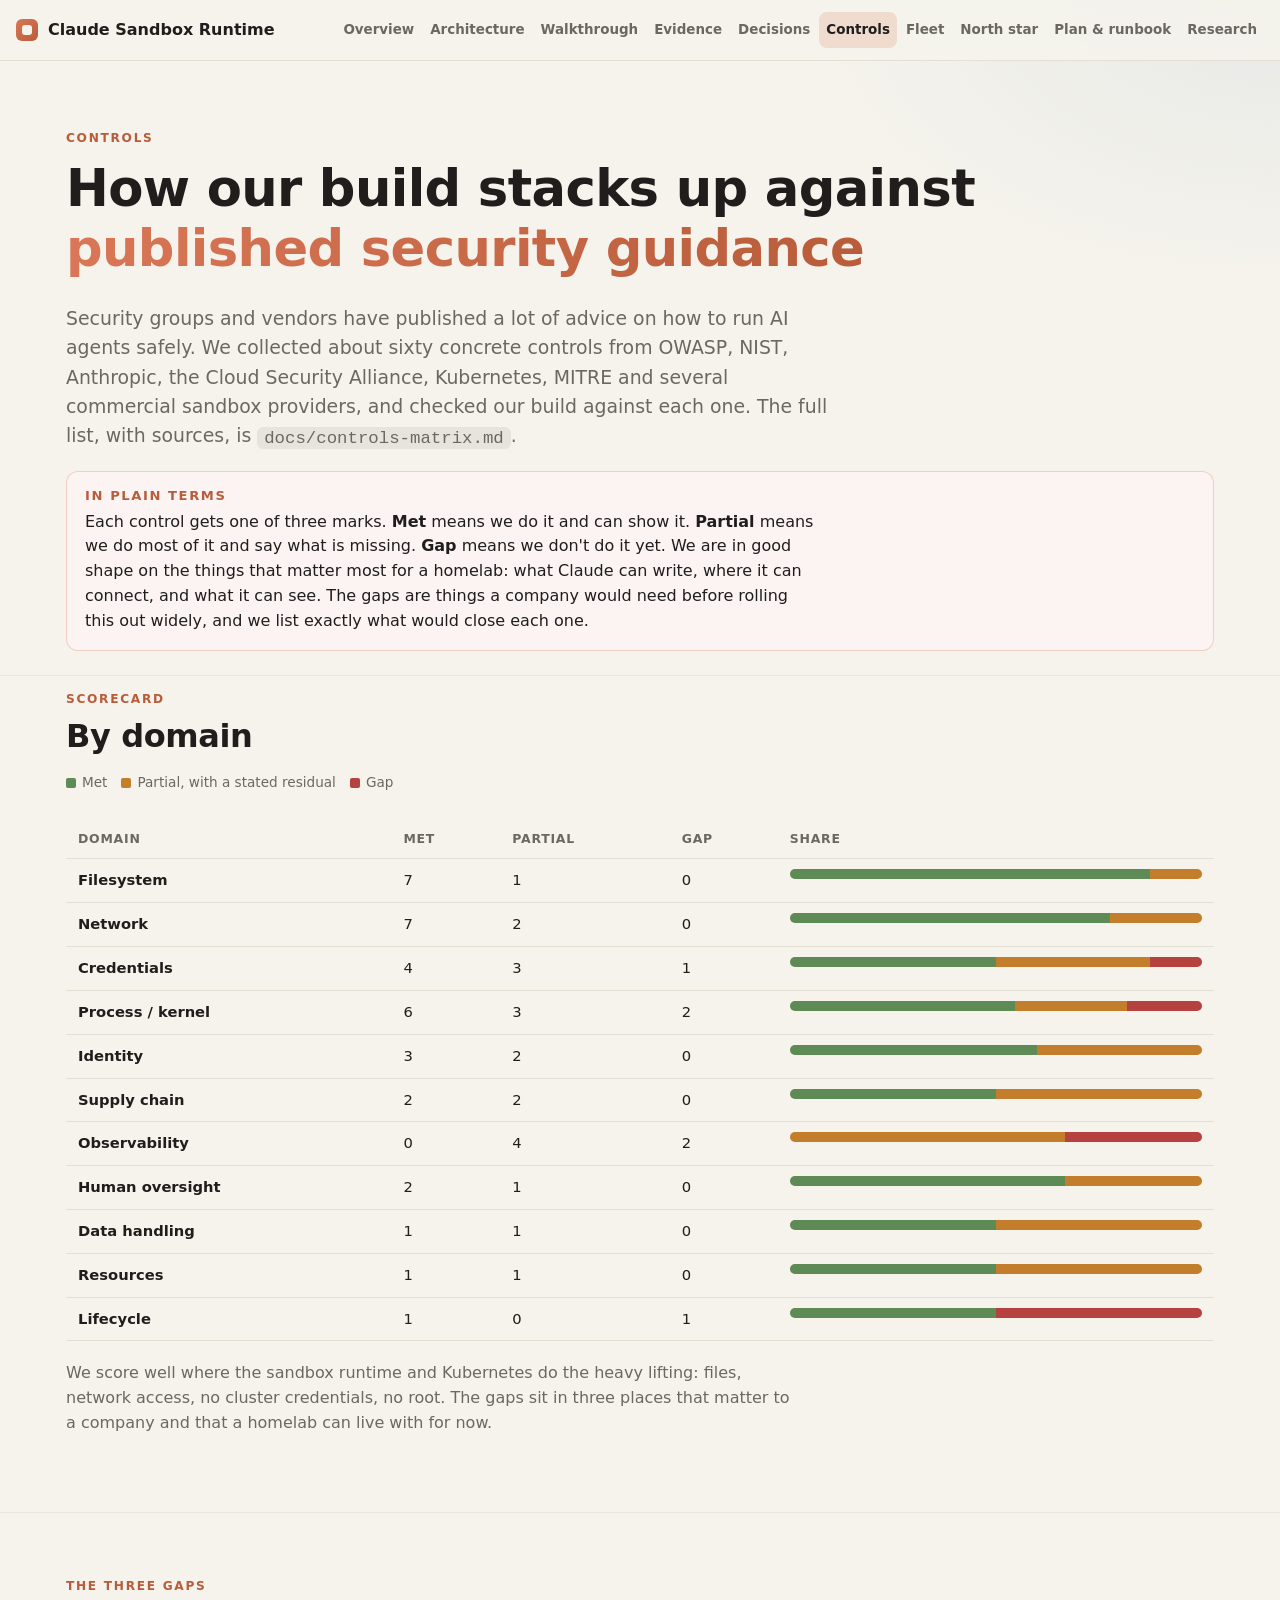
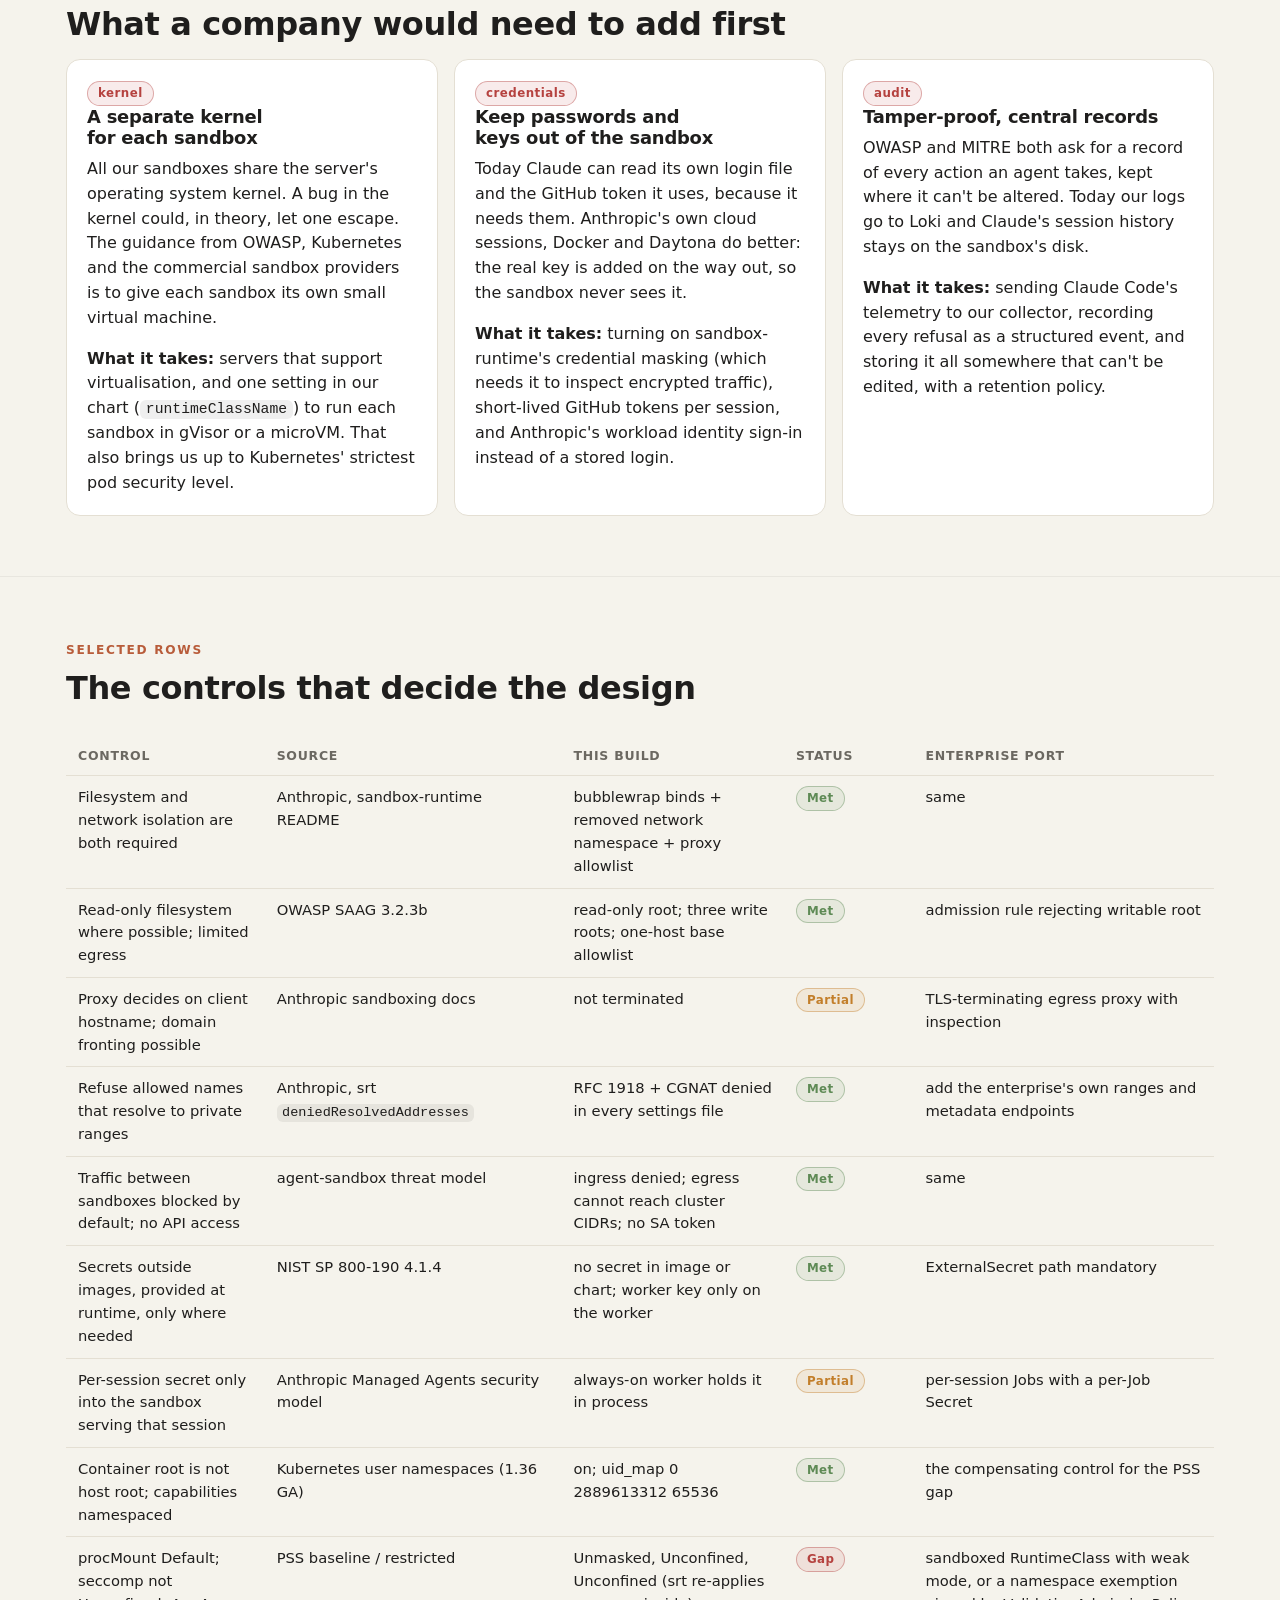
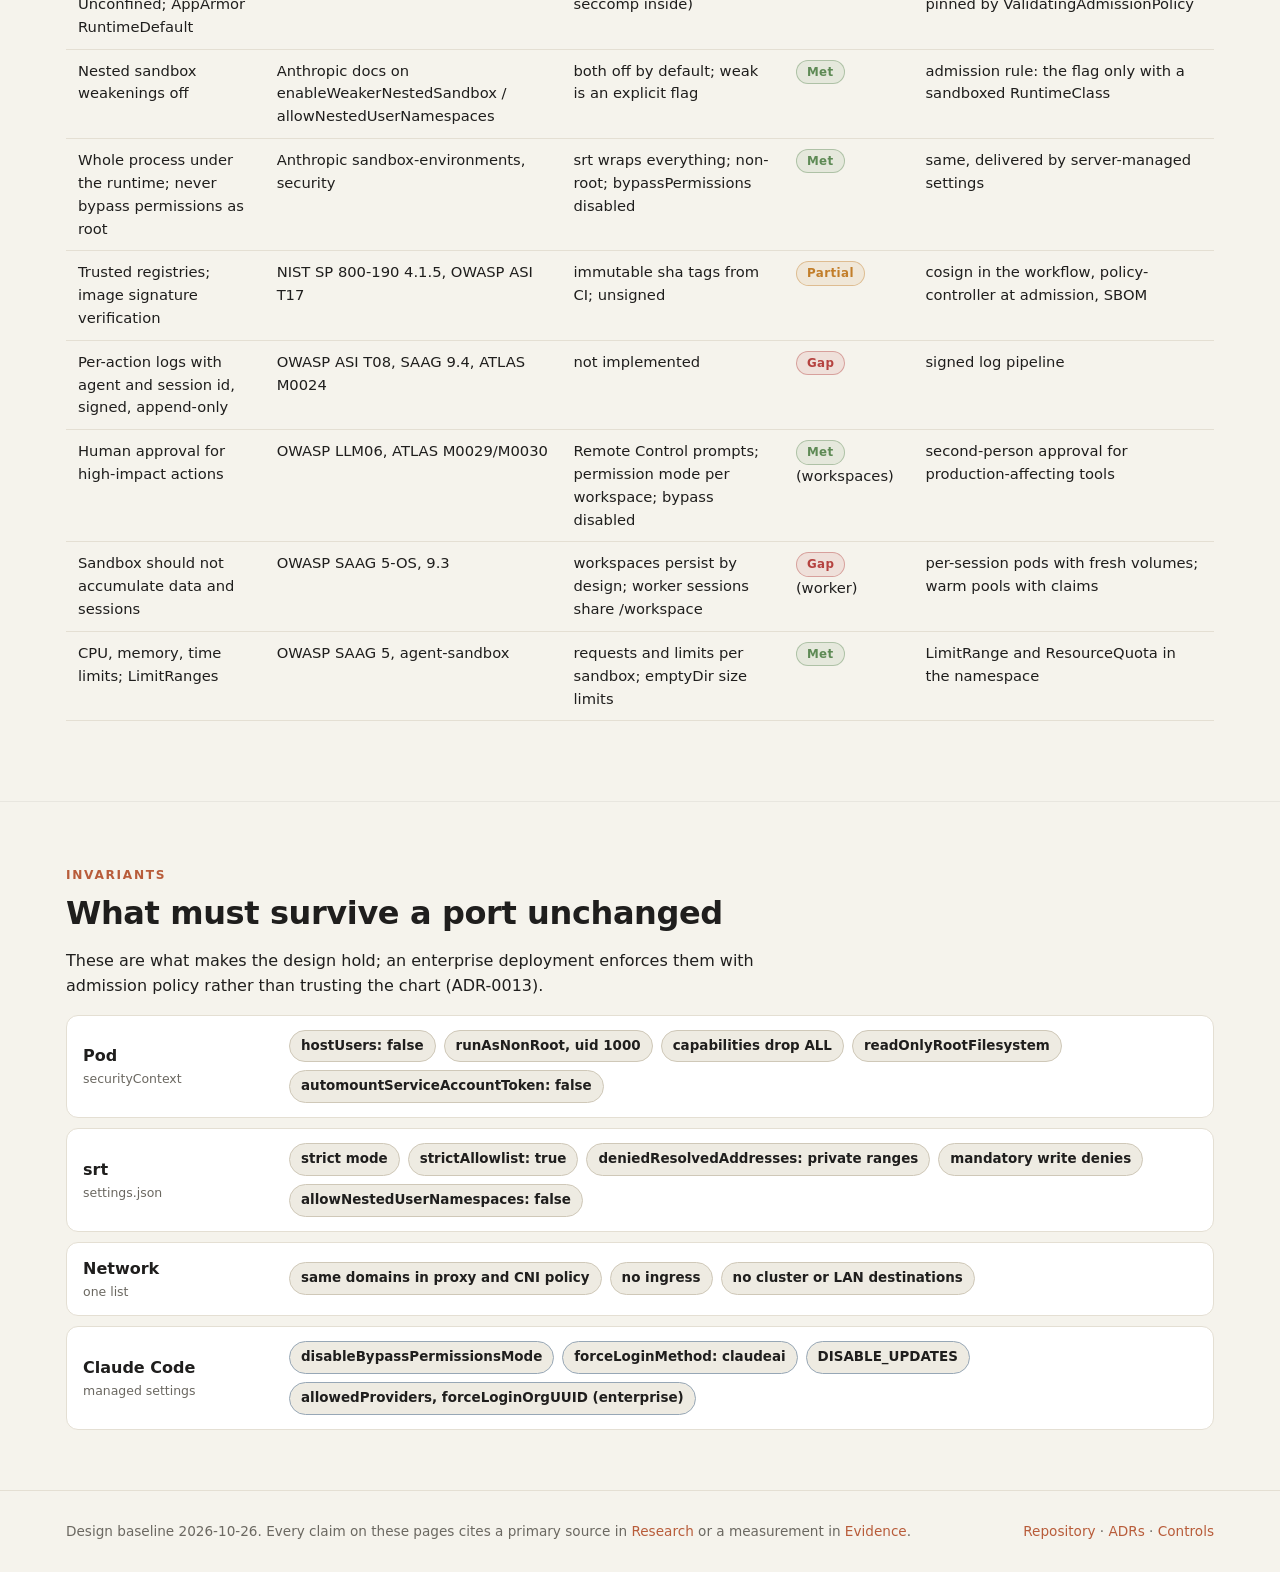
<file: site/controls.html>
<!doctype html>
<html lang="en">
<head>
<meta charset="utf-8">
<meta name="viewport" content="width=device-width, initial-scale=1, viewport-fit=cover">
<title>Controls · Claude Sandbox Runtime</title>
<meta name="description" content="The build measured against published agent-sandbox controls from OWASP, Anthropic, NIST, CSA, Kubernetes, MITRE ATLAS and commercial sandboxes, with what an enterprise port needs for each.">
<link rel="stylesheet" href="assets/site.css?v=20261027e">
<script src="assets/site.js?v=20261027e"></script>
</head>
<body>
<header id="site-header"></header>

<section class="hero" style="padding-bottom:20px">
  <div class="wrap">
    <span class="eyebrow">Controls</span>
    <h1>How our build stacks up against <span>published security guidance</span></h1>
    <p class="lede">Security groups and vendors have published a lot of advice on how to run AI agents safely. We collected about sixty concrete controls from OWASP, NIST, Anthropic, the Cloud Security Alliance, Kubernetes, MITRE and several commercial sandbox providers, and checked our build against each one. The full list, with sources, is <code>docs/controls-matrix.md</code>.</p>
    <div class="plain">
      <h3>In plain terms</h3>
      <p>Each control gets one of three marks. <b>Met</b> means we do it and can show it. <b>Partial</b> means we do most of it and say what is missing. <b>Gap</b> means we don't do it yet. We are in good shape on the things that matter most for a homelab: what Claude can write, where it can connect, and what it can see. The gaps are things a company would need before rolling this out widely, and we list exactly what would close each one.</p>
    </div>
  </div>
</section>

<section style="padding-top:10px">
  <div class="wrap">
    <span class="eyebrow">Scorecard</span>
    <h2>By domain</h2>
    <div class="legend"><span class="m">Met</span><span class="p">Partial, with a stated residual</span><span class="g">Gap</span></div>
    <div class="table-wrap"><table id="score"><thead><tr><th>Domain</th><th>Met</th><th>Partial</th><th>Gap</th><th style="width:38%">Share</th></tr></thead><tbody></tbody></table></div>
    <p class="muted">We score well where the sandbox runtime and Kubernetes do the heavy lifting: files, network access, no cluster credentials, no root. The gaps sit in three places that matter to a company and that a homelab can live with for now.</p>
  </div>
</section>

<section>
  <div class="wrap">
    <span class="eyebrow">The three gaps</span>
    <h2>What a company would need to add first</h2>
    <div class="cards">
      <div class="card reveal"><span class="pill bad">kernel</span><h3>A separate kernel for each sandbox</h3><p>All our sandboxes share the server's operating system kernel. A bug in the kernel could, in theory, let one escape. The guidance from OWASP, Kubernetes and the commercial sandbox providers is to give each sandbox its own small virtual machine.</p><p><b>What it takes:</b> servers that support virtualisation, and one setting in our chart (<code>runtimeClassName</code>) to run each sandbox in gVisor or a microVM. That also brings us up to Kubernetes' strictest pod security level.</p></div>
      <div class="card reveal d1"><span class="pill bad">credentials</span><h3>Keep passwords and keys out of the sandbox</h3><p>Today Claude can read its own login file and the GitHub token it uses, because it needs them. Anthropic's own cloud sessions, Docker and Daytona do better: the real key is added on the way out, so the sandbox never sees it.</p><p><b>What it takes:</b> turning on sandbox-runtime's credential masking (which needs it to inspect encrypted traffic), short-lived GitHub tokens per session, and Anthropic's workload identity sign-in instead of a stored login.</p></div>
      <div class="card reveal d2"><span class="pill bad">audit</span><h3>Tamper-proof, central records</h3><p>OWASP and MITRE both ask for a record of every action an agent takes, kept where it can't be altered. Today our logs go to Loki and Claude's session history stays on the sandbox's disk.</p><p><b>What it takes:</b> sending Claude Code's telemetry to our collector, recording every refusal as a structured event, and storing it all somewhere that can't be edited, with a retention policy.</p></div>
    </div>
  </div>
</section>

<section>
  <div class="wrap">
    <span class="eyebrow">Selected rows</span>
    <h2>The controls that decide the design</h2>
    <div class="table-wrap"><table>
      <thead><tr><th>Control</th><th>Source</th><th>This build</th><th>Status</th><th>Enterprise port</th></tr></thead>
      <tbody>
        <tr><td>Filesystem and network isolation are both required</td><td>Anthropic, sandbox-runtime README</td><td>bubblewrap binds + removed network namespace + proxy allowlist</td><td><span class="pill ok">Met</span></td><td>same</td></tr>
        <tr><td>Read-only filesystem where possible; limited egress</td><td>OWASP SAAG 3.2.3b</td><td>read-only root; three write roots; one-host base allowlist</td><td><span class="pill ok">Met</span></td><td>admission rule rejecting writable root</td></tr>
        <tr><td>Proxy decides on client hostname; domain fronting possible</td><td>Anthropic sandboxing docs</td><td>not terminated</td><td><span class="pill warn">Partial</span></td><td>TLS-terminating egress proxy with inspection</td></tr>
        <tr><td>Refuse allowed names that resolve to private ranges</td><td>Anthropic, srt <code>deniedResolvedAddresses</code></td><td>RFC 1918 + CGNAT denied in every settings file</td><td><span class="pill ok">Met</span></td><td>add the enterprise's own ranges and metadata endpoints</td></tr>
        <tr><td>Traffic between sandboxes blocked by default; no API access</td><td>agent-sandbox threat model</td><td>ingress denied; egress cannot reach cluster CIDRs; no SA token</td><td><span class="pill ok">Met</span></td><td>same</td></tr>
        <tr><td>Secrets outside images, provided at runtime, only where needed</td><td>NIST SP 800-190 4.1.4</td><td>no secret in image or chart; worker key only on the worker</td><td><span class="pill ok">Met</span></td><td>ExternalSecret path mandatory</td></tr>
        <tr><td>Per-session secret only into the sandbox serving that session</td><td>Anthropic Managed Agents security model</td><td>always-on worker holds it in process</td><td><span class="pill warn">Partial</span></td><td>per-session Jobs with a per-Job Secret</td></tr>
        <tr><td>Container root is not host root; capabilities namespaced</td><td>Kubernetes user namespaces (1.36 GA)</td><td>on; uid_map 0 2889613312 65536</td><td><span class="pill ok">Met</span></td><td>the compensating control for the PSS gap</td></tr>
        <tr><td>procMount Default; seccomp not Unconfined; AppArmor RuntimeDefault</td><td>PSS baseline / restricted</td><td>Unmasked, Unconfined, Unconfined (srt re-applies seccomp inside)</td><td><span class="pill bad">Gap</span></td><td>sandboxed RuntimeClass with weak mode, or a namespace exemption pinned by ValidatingAdmissionPolicy</td></tr>
        <tr><td>Nested sandbox weakenings off</td><td>Anthropic docs on enableWeakerNestedSandbox / allowNestedUserNamespaces</td><td>both off by default; weak is an explicit flag</td><td><span class="pill ok">Met</span></td><td>admission rule: the flag only with a sandboxed RuntimeClass</td></tr>
        <tr><td>Whole process under the runtime; never bypass permissions as root</td><td>Anthropic sandbox-environments, security</td><td>srt wraps everything; non-root; bypassPermissions disabled</td><td><span class="pill ok">Met</span></td><td>same, delivered by server-managed settings</td></tr>
        <tr><td>Trusted registries; image signature verification</td><td>NIST SP 800-190 4.1.5, OWASP ASI T17</td><td>immutable sha tags from CI; unsigned</td><td><span class="pill warn">Partial</span></td><td>cosign in the workflow, policy-controller at admission, SBOM</td></tr>
        <tr><td>Per-action logs with agent and session id, signed, append-only</td><td>OWASP ASI T08, SAAG 9.4, ATLAS M0024</td><td>not implemented</td><td><span class="pill bad">Gap</span></td><td>signed log pipeline</td></tr>
        <tr><td>Human approval for high-impact actions</td><td>OWASP LLM06, ATLAS M0029/M0030</td><td>Remote Control prompts; permission mode per workspace; bypass disabled</td><td><span class="pill ok">Met</span> (workspaces)</td><td>second-person approval for production-affecting tools</td></tr>
        <tr><td>Sandbox should not accumulate data and sessions</td><td>OWASP SAAG 5-OS, 9.3</td><td>workspaces persist by design; worker sessions share /workspace</td><td><span class="pill bad">Gap</span> (worker)</td><td>per-session pods with fresh volumes; warm pools with claims</td></tr>
        <tr><td>CPU, memory, time limits; LimitRanges</td><td>OWASP SAAG 5, agent-sandbox</td><td>requests and limits per sandbox; emptyDir size limits</td><td><span class="pill ok">Met</span></td><td>LimitRange and ResourceQuota in the namespace</td></tr>
      </tbody>
    </table></div>
  </div>
</section>

<section>
  <div class="wrap">
    <span class="eyebrow">Invariants</span>
    <h2>What must survive a port unchanged</h2>
    <p>These are what makes the design hold; an enterprise deployment enforces them with admission policy rather than trusting the chart (ADR-0013).</p>
    <div class="layers">
      <div class="layer reveal"><div class="name">Pod<small>securityContext</small></div><div class="chips"><span class="chip">hostUsers: false</span><span class="chip">runAsNonRoot, uid 1000</span><span class="chip">capabilities drop ALL</span><span class="chip">readOnlyRootFilesystem</span><span class="chip">automountServiceAccountToken: false</span></div></div>
      <div class="layer reveal"><div class="name">srt<small>settings.json</small></div><div class="chips"><span class="chip">strict mode</span><span class="chip">strictAllowlist: true</span><span class="chip">deniedResolvedAddresses: private ranges</span><span class="chip">mandatory write denies</span><span class="chip">allowNestedUserNamespaces: false</span></div></div>
      <div class="layer reveal"><div class="name">Network<small>one list</small></div><div class="chips"><span class="chip">same domains in proxy and CNI policy</span><span class="chip">no ingress</span><span class="chip">no cluster or LAN destinations</span></div></div>
      <div class="layer reveal"><div class="name">Claude Code<small>managed settings</small></div><div class="chips"><span class="chip sn">disableBypassPermissionsMode</span><span class="chip sn">forceLoginMethod: claudeai</span><span class="chip sn">DISABLE_UPDATES</span><span class="chip sn">allowedProviders, forceLoginOrgUUID (enterprise)</span></div></div>
    </div>
  </div>
</section>

<footer id="site-footer"></footer>
<script>
  (function(){
    const S = [["Filesystem",7,1,0],["Network",7,2,0],["Credentials",4,3,1],["Process / kernel",6,3,2],["Identity",3,2,0],["Supply chain",2,2,0],["Observability",0,4,2],["Human oversight",2,1,0],["Data handling",1,1,0],["Resources",1,1,0],["Lifecycle",1,0,1]];
    document.querySelector("#score tbody").innerHTML = S.map(([d,m,p,g]) => { const t = m+p+g; return `<tr><td><b>${d}</b></td><td>${m}</td><td>${p}</td><td>${g}</td><td><div class="bar" role="img" aria-label="${m} met, ${p} partial, ${g} gap"><i class="m" style="width:${100*m/t}%"></i><i class="p" style="width:${100*p/t}%"></i><i class="g" style="width:${100*g/t}%"></i></div></td></tr>`; }).join("");
  })();
</script>
</body>
</html>
</file>
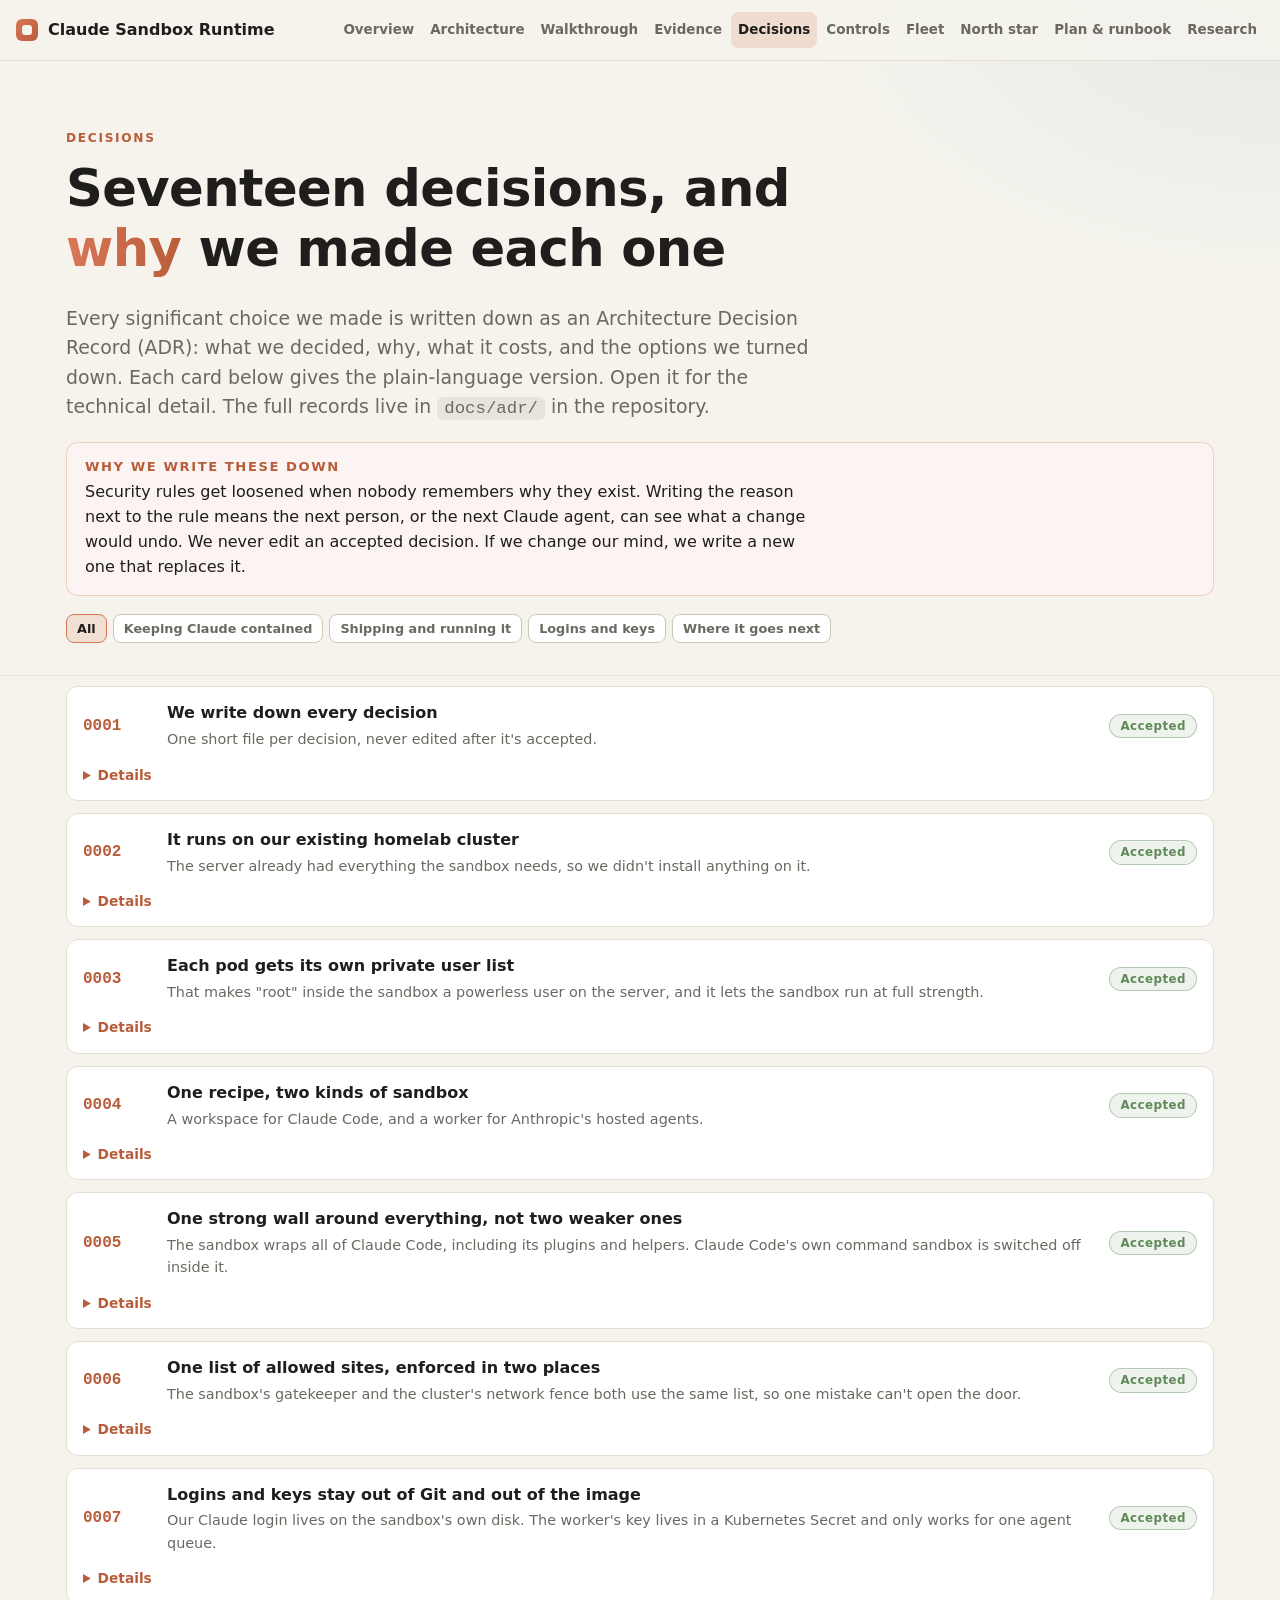
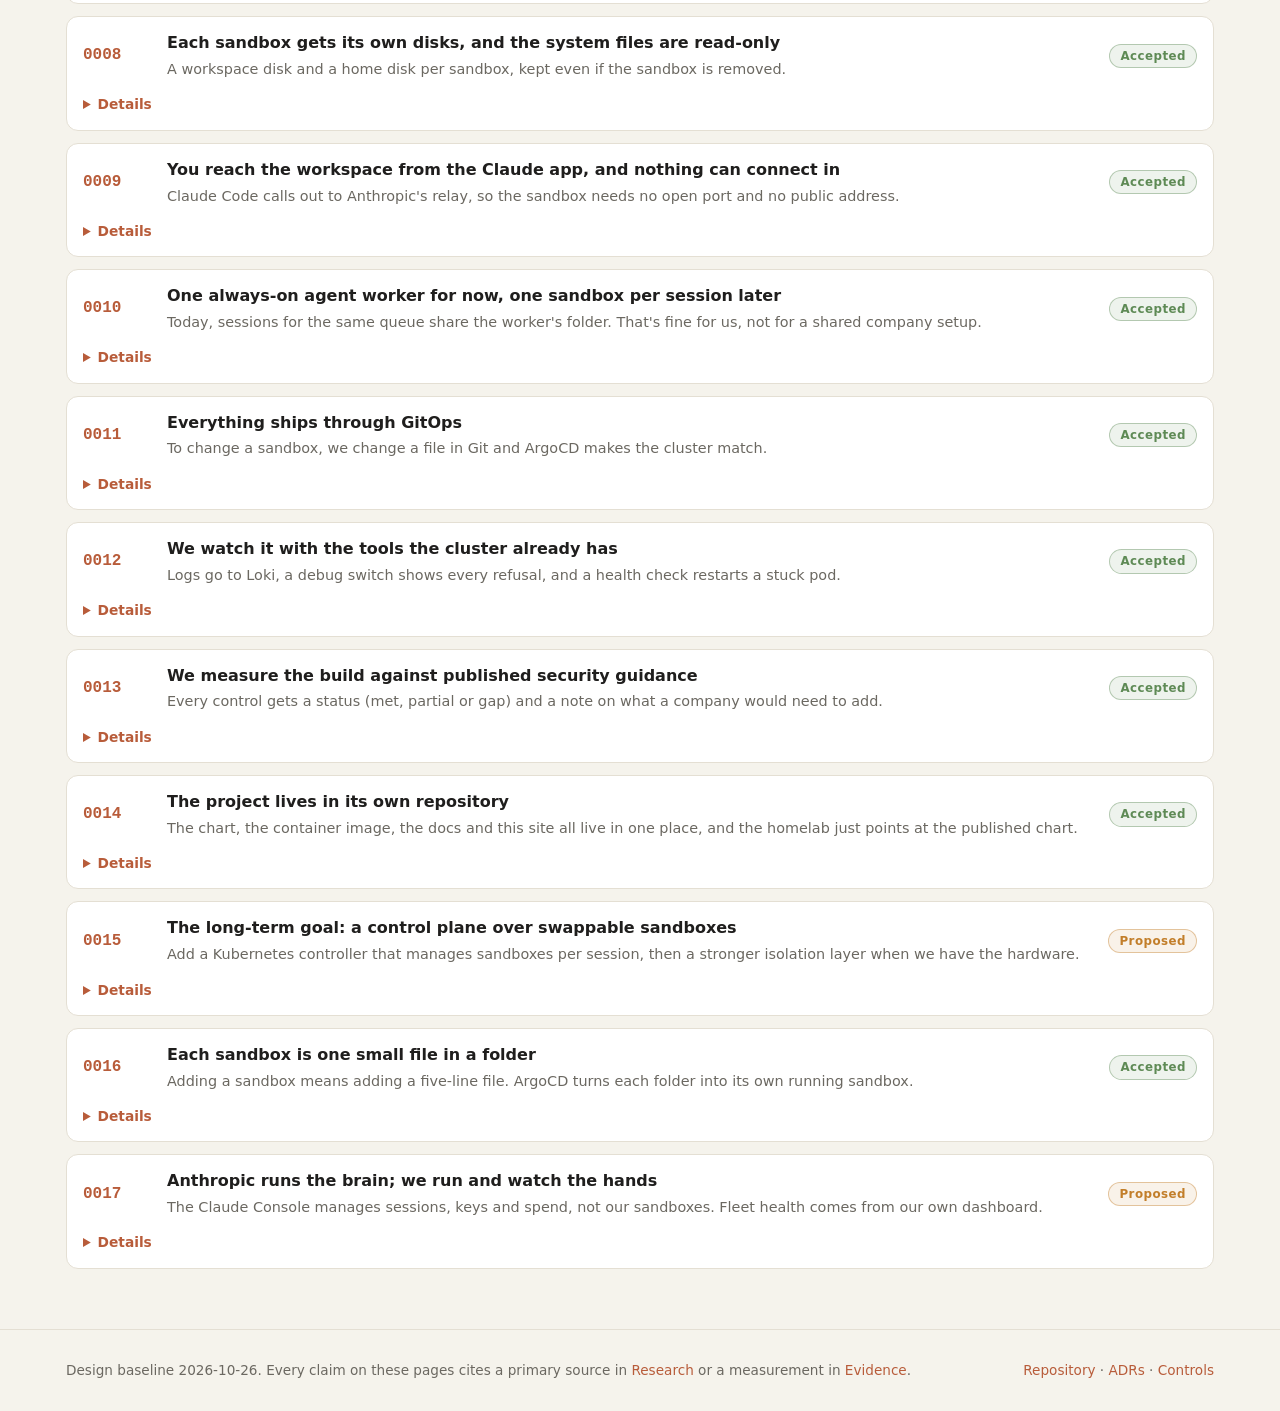
<file: site/decisions.html>
<!doctype html>
<html lang="en">
<head>
<meta charset="utf-8">
<meta name="viewport" content="width=device-width, initial-scale=1, viewport-fit=cover">
<title>Decisions · Claude Sandbox Runtime</title>
<meta name="description" content="The seventeen decisions behind our Claude sandbox, in plain language, each with what we chose, why, and what we turned down.">
<link rel="stylesheet" href="assets/site.css?v=20261027e">
<script src="assets/site.js?v=20261027e"></script>
</head>
<body>
<header id="site-header"></header>

<section class="hero" style="padding-bottom:20px">
  <div class="wrap">
    <span class="eyebrow">Decisions</span>
    <h1>Seventeen decisions, and <span>why</span> we made each one</h1>
    <p class="lede">Every significant choice we made is written down as an Architecture Decision Record (ADR): what we decided, why, what it costs, and the options we turned down. Each card below gives the plain-language version. Open it for the technical detail. The full records live in <code>docs/adr/</code> in the repository.</p>
    <div class="plain">
      <h3>Why we write these down</h3>
      <p>Security rules get loosened when nobody remembers why they exist. Writing the reason next to the rule means the next person, or the next Claude agent, can see what a change would undo. We never edit an accepted decision. If we change our mind, we write a new one that replaces it.</p>
    </div>
    <div class="filter" id="filter" style="margin-top:18px">
      <button class="on" data-f="all">All</button>
      <button data-f="isolation">Keeping Claude contained</button>
      <button data-f="delivery">Shipping and running it</button>
      <button data-f="identity">Logins and keys</button>
      <button data-f="direction">Where it goes next</button>
    </div>
  </div>
</section>

<section style="padding-top:10px">
  <div class="wrap" style="display:grid;gap:12px" id="adrs">
    <div class="adr" id="adr-0001" data-t="delivery"><span class="num">0001</span><div><b>We write down every decision</b><p>One short file per decision, never edited after it's accepted.</p></div><span class="pill ok">Accepted</span>
      <details><summary>Details</summary><div class="body"><h4>Why</h4>This will be run for years by one person and extended by agents who weren't there. The reason behind a security boundary is the first thing to be forgotten.<h4>Turned down</h4>A single design document edited over time (loses the history); commit messages only (hard to find).</div></details></div>
    <div class="adr" id="adr-0002" data-t="delivery"><span class="num">0002</span><div><b>It runs on our existing homelab cluster</b><p>The server already had everything the sandbox needs, so we didn't install anything on it.</p></div><span class="pill ok">Accepted</span>
      <details><summary>Details</summary><div class="body"><h4>What we found</h4>Ubuntu 22.04 with kernel 6.8, k3s 1.36.4, containerd 2.3.4, Cilium 1.20.1, ArgoCD 2.14.9. Kernel 6.8 and Kubernetes 1.36 already support pod user namespaces.<h4>Turned down</h4>The TrueNAS lab VM with KIND: easier to throw away, but not where our GitOps runs.<h4>The cost</h4>One server means every sandbox shares one kernel. Our layers make up for that; a separate kernel per sandbox is a future step.<h4>Note</h4>The repository-layout half of this decision was replaced by 0014.</div></details></div>
    <div class="adr" id="adr-0003" data-t="isolation"><span class="num">0003</span><div><b>Each pod gets its own private user list</b><p>That makes "root" inside the sandbox a powerless user on the server, and it lets the sandbox run at full strength.</p></div><span class="pill ok">Accepted</span>
      <details><summary>Details</summary><div class="body"><h4>The problem</h4>bubblewrap needs to set up its own view of running processes. A normal Kubernetes pod hides parts of that view, so bubblewrap fails, and the only workaround upstream offers is a weaker mode.<h4>What we did</h4><code>hostUsers: false</code> (a pod user namespace, GA in Kubernetes 1.36) plus <code>procMount: Unmasked</code>, which Kubernetes only allows when the pod has its own user list. Also: run as user 1000, drop every capability, read-only root file system, AppArmor and seccomp left to the sandbox runtime.<h4>Evidence</h4>We tested both shapes on the real server. Full strength passed every check; a normal pod only worked in the weaker mode, and then the sandbox could see every process in the container.<h4>The cost</h4>Kubernetes' strictest pod security level doesn't allow these settings. The private user list is what makes it safe anyway.<h4>Turned down</h4>A privileged pod (an escape would be root on the server); the weaker mode as the default.</div></details></div>
    <div class="adr" id="adr-0004" data-t="delivery"><span class="num">0004</span><div><b>One recipe, two kinds of sandbox</b><p>A workspace for Claude Code, and a worker for Anthropic's hosted agents.</p></div><span class="pill ok">Accepted</span>
      <details><summary>Details</summary><div class="body"><h4>Why</h4>Our main use is Claude Code itself. The worker lets Managed Agents sessions run their tools on our hardware. Both use the same container, the same walls and the same network rules.<h4>Later</h4>A gateway so a laptop's Claude Code can run commands in the homelab, and a kind for our own Agent SDK apps.</div></details></div>
    <div class="adr" id="adr-0005" data-t="isolation"><span class="num">0005</span><div><b>One strong wall around everything, not two weaker ones</b><p>The sandbox wraps all of Claude Code, including its plugins and helpers. Claude Code's own command sandbox is switched off inside it.</p></div><span class="pill ok">Accepted</span>
      <details><summary>Details</summary><div class="body"><h4>Why</h4>Claude Code's built-in sandbox only covers shell commands; its MCP servers and hooks would run outside. Anthropic's docs suggest wrapping the whole process instead. Running Claude Code's sandbox inside ours would mean allowing nested sandboxes, and upstream warns that weakens the outer one.<h4>The cost</h4>Claude doesn't see "this was blocked" notes inline; the sandbox's own log records them instead.<h4>Turned down</h4>Claude Code's sandbox only; both layers stacked.</div></details></div>
    <div class="adr" id="adr-0006" data-t="isolation"><span class="num">0006</span><div><b>One list of allowed sites, enforced in two places</b><p>The sandbox's gatekeeper and the cluster's network fence both use the same list, so one mistake can't open the door.</p></div><span class="pill ok">Accepted</span>
      <details><summary>Details</summary><div class="body"><h4>Why</h4>The gatekeeper only governs what runs inside the locked room. Anything else in the pod would otherwise see the whole network, including our home network and every app in the cluster.<h4>How</h4>sandbox-runtime's allowlist with <code>strictAllowlist</code>, plus a CiliumNetworkPolicy allowing DNS and HTTPS to the same names. Private address ranges are refused even for allowed names. Nothing can connect in.<h4>What it can't do</h4>Neither check opens encrypted traffic, so a listed site that relays to another site isn't caught.<h4>Turned down</h4>A firewall script inside the pod (needs admin rights in the pod); address-range rules only.</div></details></div>
    <div class="adr" id="adr-0007" data-t="identity"><span class="num">0007</span><div><b>Logins and keys stay out of Git and out of the image</b><p>Our Claude login lives on the sandbox's own disk. The worker's key lives in a Kubernetes Secret and only works for one agent queue.</p></div><span class="pill ok">Accepted</span>
      <details><summary>Details</summary><div class="body"><h4>Why</h4>Remote Control needs a full Claude sign-in; a long-lived token from <code>setup-token</code> can't start it. The worker key can only claim work from one queue, and Anthropic asks for it to be kept in a secret store.<h4>The cost</h4>If a workspace were compromised it could use our subscription and reach the GitHub repos its token allows. It still couldn't reach Vault, the Kubernetes API or the rest of the cluster.<h4>Turned down</h4>An organisation API key in the workspace; baking a login into the image.</div></details></div>
    <div class="adr" id="adr-0008" data-t="isolation"><span class="num">0008</span><div><b>Each sandbox gets its own disks, and the system files are read-only</b><p>A workspace disk and a home disk per sandbox, kept even if the sandbox is removed.</p></div><span class="pill ok">Accepted</span>
      <details><summary>Details</summary><div class="body"><h4>How</h4>local-path volumes for <code>/workspace</code> and <code>/home/agent</code>, temporary space for <code>/tmp</code>, read-only root file system.<h4>Turned down</h4>Our NAS (its NFS shares don't work with pod user namespaces); a writable root file system.</div></details></div>
    <div class="adr" id="adr-0009" data-t="delivery"><span class="num">0009</span><div><b>You reach the workspace from the Claude app, and nothing can connect in</b><p>Claude Code calls out to Anthropic's relay, so the sandbox needs no open port and no public address.</p></div><span class="pill ok">Accepted</span>
      <details><summary>Details</summary><div class="body"><h4>How</h4><code>claude remote-control</code> in server mode, up to eight sessions, each in its own copy of the project. One sign-in over <code>kubectl exec</code> at setup.<h4>Turned down</h4>SSH into the pod; a browser terminal sharing the sandbox's disk; one session per process.<h4>Note</h4>ADR-0017 suggests a different product for enterprise use.</div></details></div>
    <div class="adr" id="adr-0010" data-t="direction"><span class="num">0010</span><div><b>One always-on agent worker for now, one sandbox per session later</b><p>Today, sessions for the same queue share the worker's folder. That's fine for us, not for a shared company setup.</p></div><span class="pill ok">Accepted</span>
      <details><summary>Details</summary><div class="body"><h4>Why start simple</h4>A sandbox per session needs something that creates pods on demand and a key per session. That's more moving parts than a first deployment should carry.<h4>Next</h4>Kubernetes Jobs started per task, or the agent-sandbox controller (ADR-0015).</div></details></div>
    <div class="adr" id="adr-0011" data-t="delivery"><span class="num">0011</span><div><b>Everything ships through GitOps</b><p>To change a sandbox, we change a file in Git and ArgoCD makes the cluster match.</p></div><span class="pill ok">Accepted</span>
      <details><summary>Details</summary><div class="body"><h4>How</h4>Two version pins (chart version and container image), keys created outside Git, rolled through the same pull-request flow as the rest of the homelab. Updated by 0016.</div></details></div>
    <div class="adr" id="adr-0012" data-t="delivery"><span class="num">0012</span><div><b>We watch it with the tools the cluster already has</b><p>Logs go to Loki, a debug switch shows every refusal, and a health check restarts a stuck pod.</p></div><span class="pill ok">Accepted</span>
      <details><summary>Details</summary><div class="body"><h4>Why the debug switch is off by default</h4>It logs every command the agent runs, which is more than we want in long-term logs.<h4>Routine</h4>Check for new versions of the sandbox runtime, Claude Code and the <code>ant</code> CLI once a month.</div></details></div>
    <div class="adr" id="adr-0013" data-t="direction"><span class="num">0013</span><div><b>We measure the build against published security guidance</b><p>Every control gets a status (met, partial or gap) and a note on what a company would need to add.</p></div><span class="pill ok">Accepted</span>
      <details><summary>Details</summary><div class="body"><h4>The three gaps</h4>A separate kernel per sandbox; credentials that never enter the sandbox; tamper-proof, centralised logs.<h4>Turned down</h4>Picking one framework only; claiming the strictest Kubernetes pod security level (it would be false).</div></details></div>
    <div class="adr" id="adr-0014" data-t="delivery"><span class="num">0014</span><div><b>The project lives in its own repository</b><p>The chart, the container image, the docs and this site all live in one place, and the homelab just points at the published chart.</p></div><span class="pill ok">Accepted</span>
      <details><summary>Details</summary><div class="body"><h4>History</h4>We first put the chart inside our homelab-charts repo, then moved it out the same day, before anything was committed.</div></details></div>
    <div class="adr" id="adr-0015" data-t="direction"><span class="num">0015</span><div><b>The long-term goal: a control plane over swappable sandboxes</b><p>Add a Kubernetes controller that manages sandboxes per session, then a stronger isolation layer when we have the hardware.</p></div><span class="pill warn">Proposed</span>
      <details><summary>Details</summary><div class="body"><h4>Why</h4>This is the target our principal engineer described (see North star). What we have today is the bottom layer of it.<h4>Next steps</h4>Install kubernetes-sigs/agent-sandbox; add a microVM runtime once a server supports it; evaluate NVIDIA's OpenShell against Anthropic's sandbox runtime.</div></details></div>
    <div class="adr" id="adr-0016" data-t="delivery"><span class="num">0016</span><div><b>Each sandbox is one small file in a folder</b><p>Adding a sandbox means adding a five-line file. ArgoCD turns each folder into its own running sandbox.</p></div><span class="pill ok">Accepted</span>
      <details><summary>Details</summary><div class="body"><h4>Why</h4>A single list of sandboxes doesn't scale, and Helm can't merge lists from separate files. The first rollout also failed on a short definition, which is why every kind now has sensible defaults.<h4>Versioning</h4>The chart stays at 0.1.0 until other people start using it.</div></details></div>
    <div class="adr" id="adr-0017" data-t="direction"><span class="num">0017</span><div><b>Anthropic runs the brain; we run and watch the hands</b><p>The Claude Console manages sessions, keys and spend, not our sandboxes. Fleet health comes from our own dashboard.</p></div><span class="pill warn">Proposed</span>
      <details><summary>Details</summary><div class="body"><h4>What we found</h4>No Anthropic dashboard lists or scales the sandboxes. For Claude Code, Anthropic's "self-hosted environments" product (Team and Enterprise) does give admins a runner view and metrics.<h4>Plan</h4>A Grafana fleet dashboard, an exporter for the agent queue numbers, autoscaling with KEDA, and moving workspaces to self-hosted environment runners in an enterprise. See the Fleet page.</div></details></div>
  </div>
</section>

<footer id="site-footer"></footer>
<script>
  (function(){
    const h = location.hash.replace("#",""); if (h) { const el = document.getElementById(h); if (el) { const d = el.querySelector("details"); if (d) d.open = true; el.scrollIntoView(); } }
    document.querySelectorAll("#filter button").forEach(b => b.addEventListener("click", () => {
      document.querySelectorAll("#filter button").forEach(x => x.classList.remove("on")); b.classList.add("on");
      const f = b.dataset.f; document.querySelectorAll("#adrs .adr").forEach(a => { a.hidden = f !== "all" && a.dataset.t !== f; });
    }));
  })();
</script>
</body>
</html>
</file>
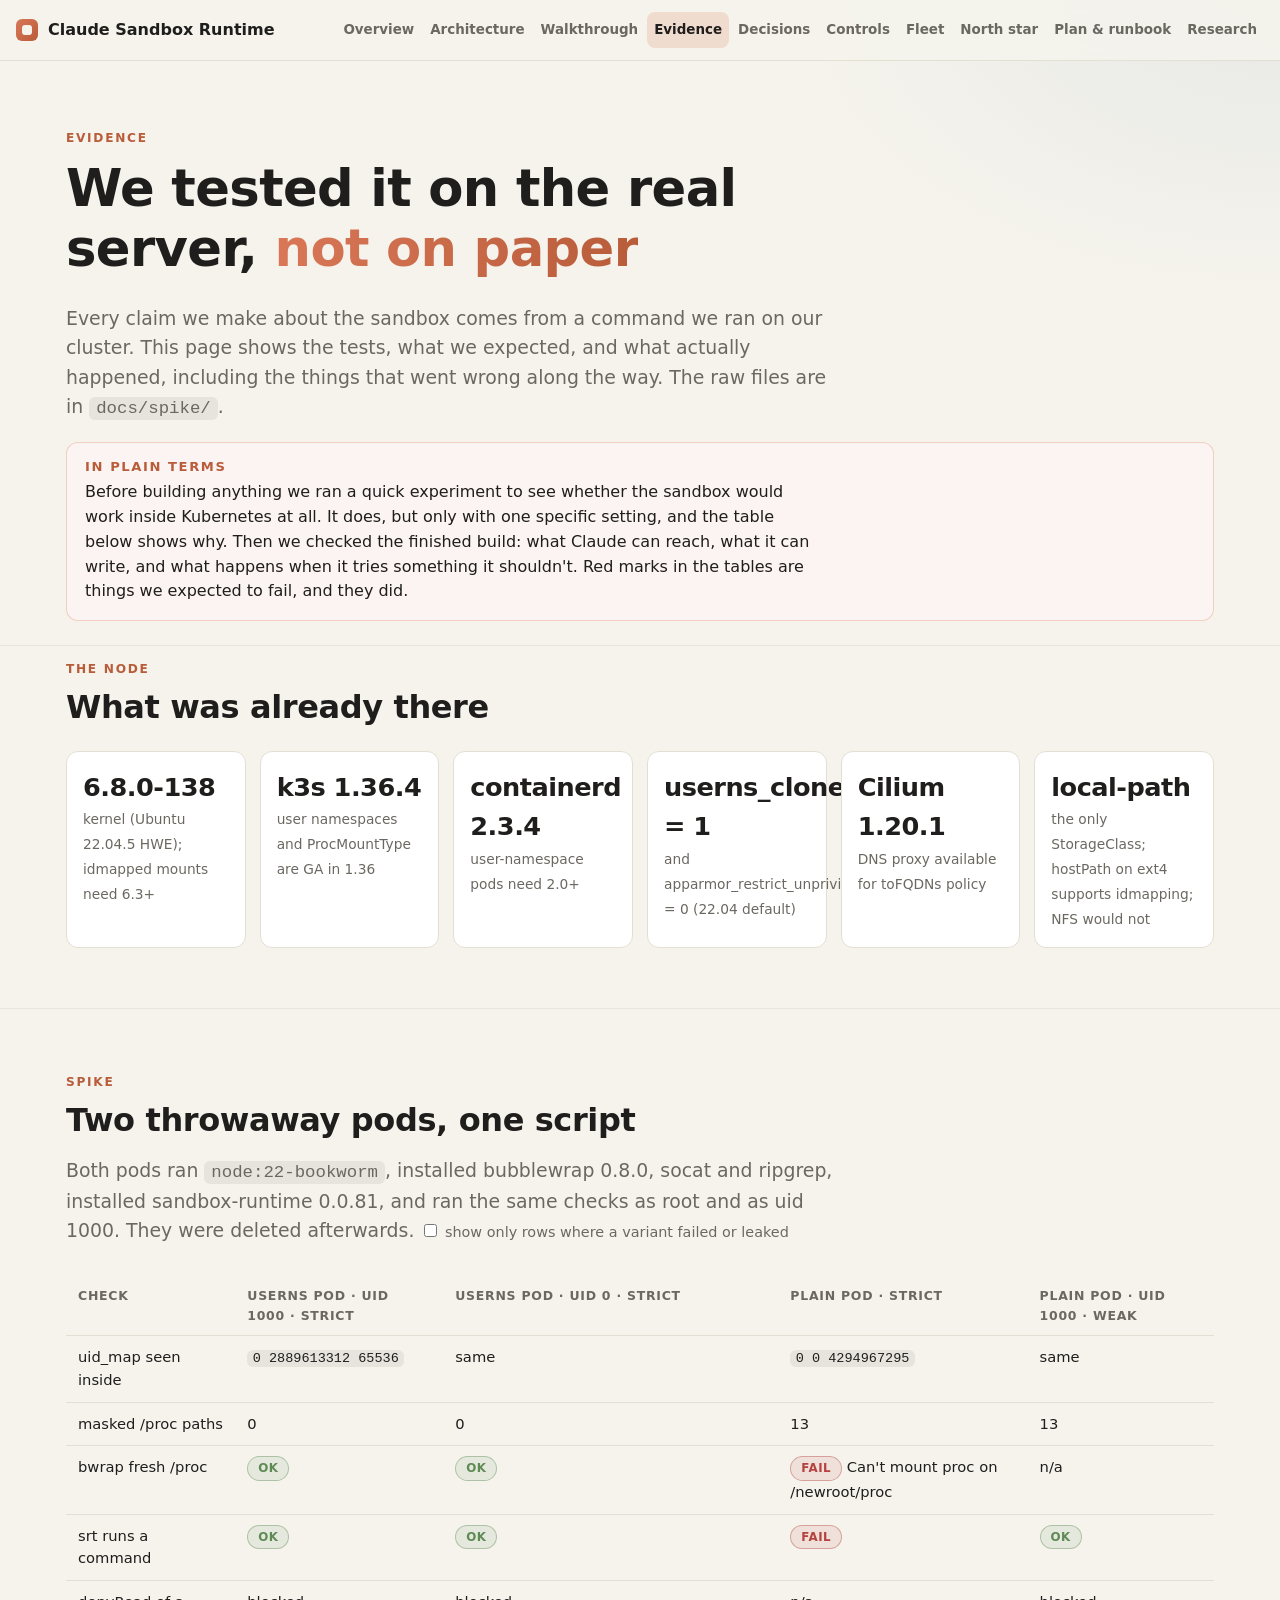
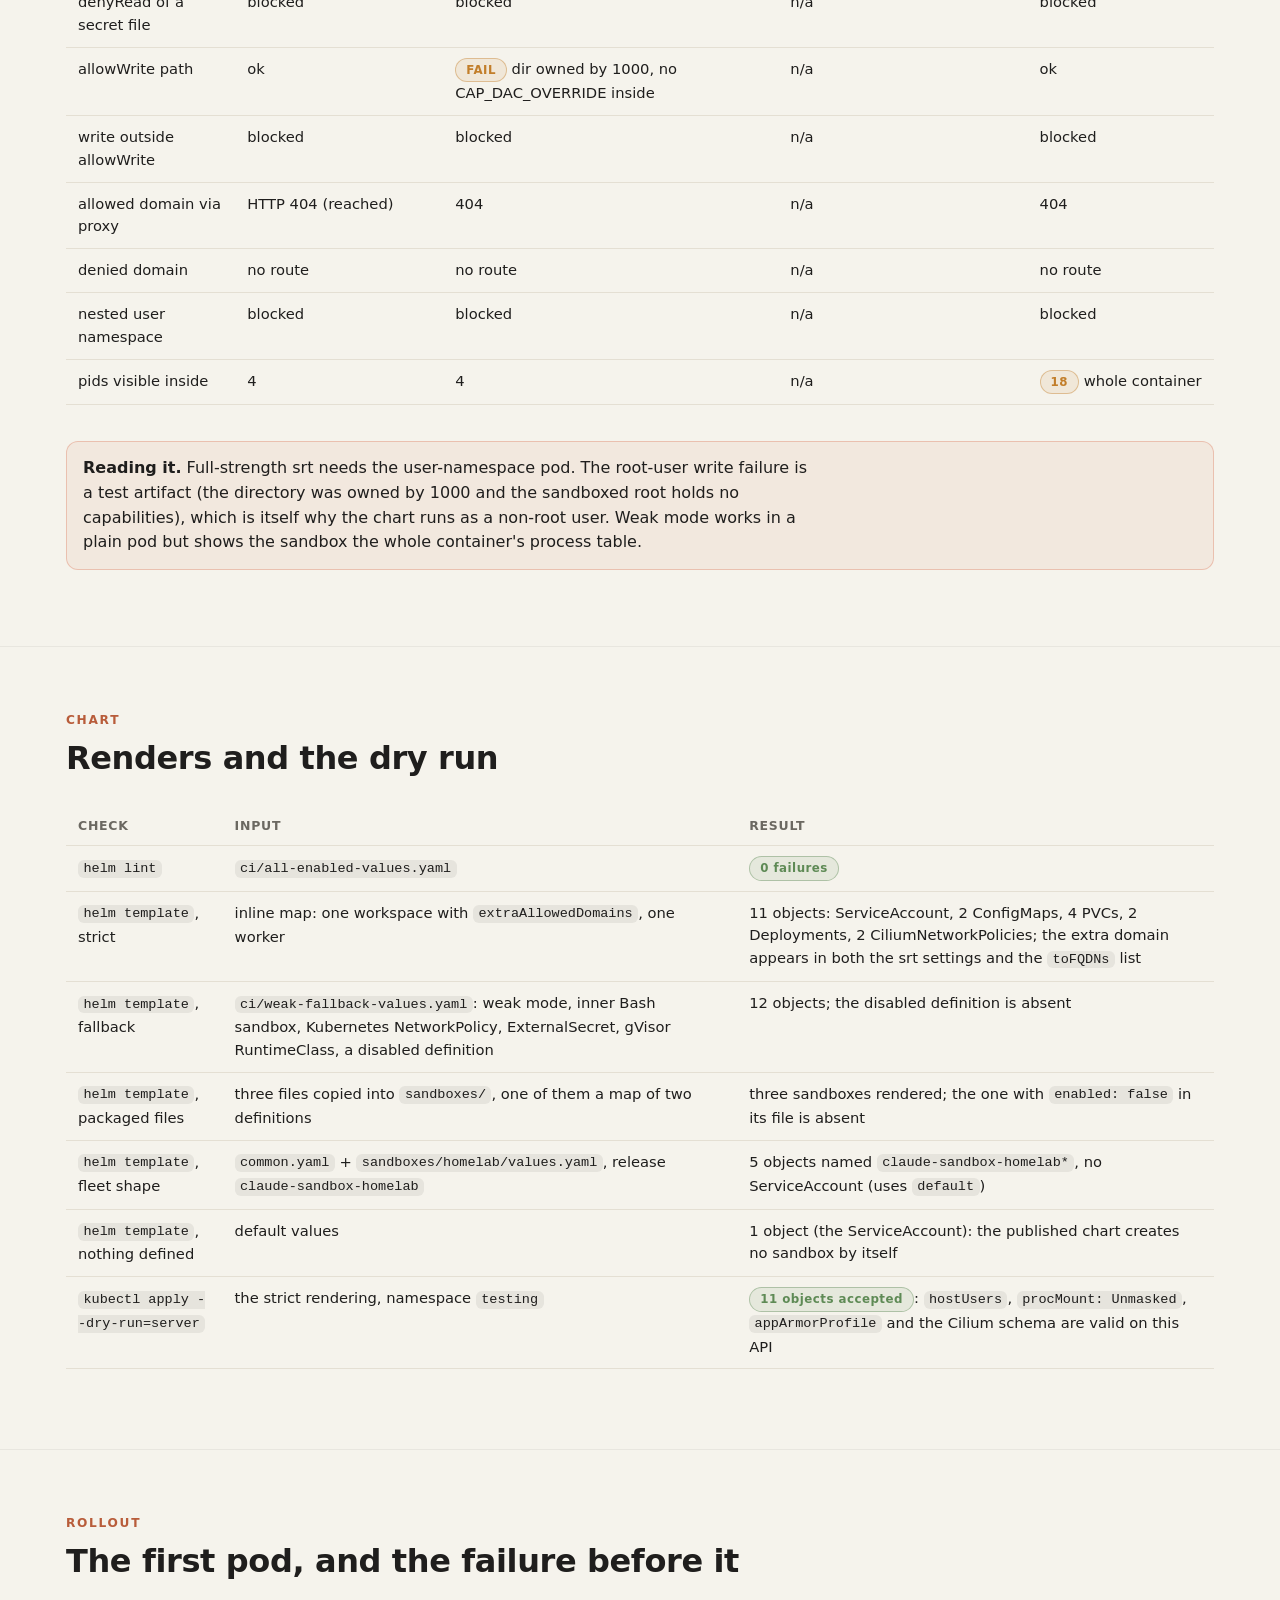
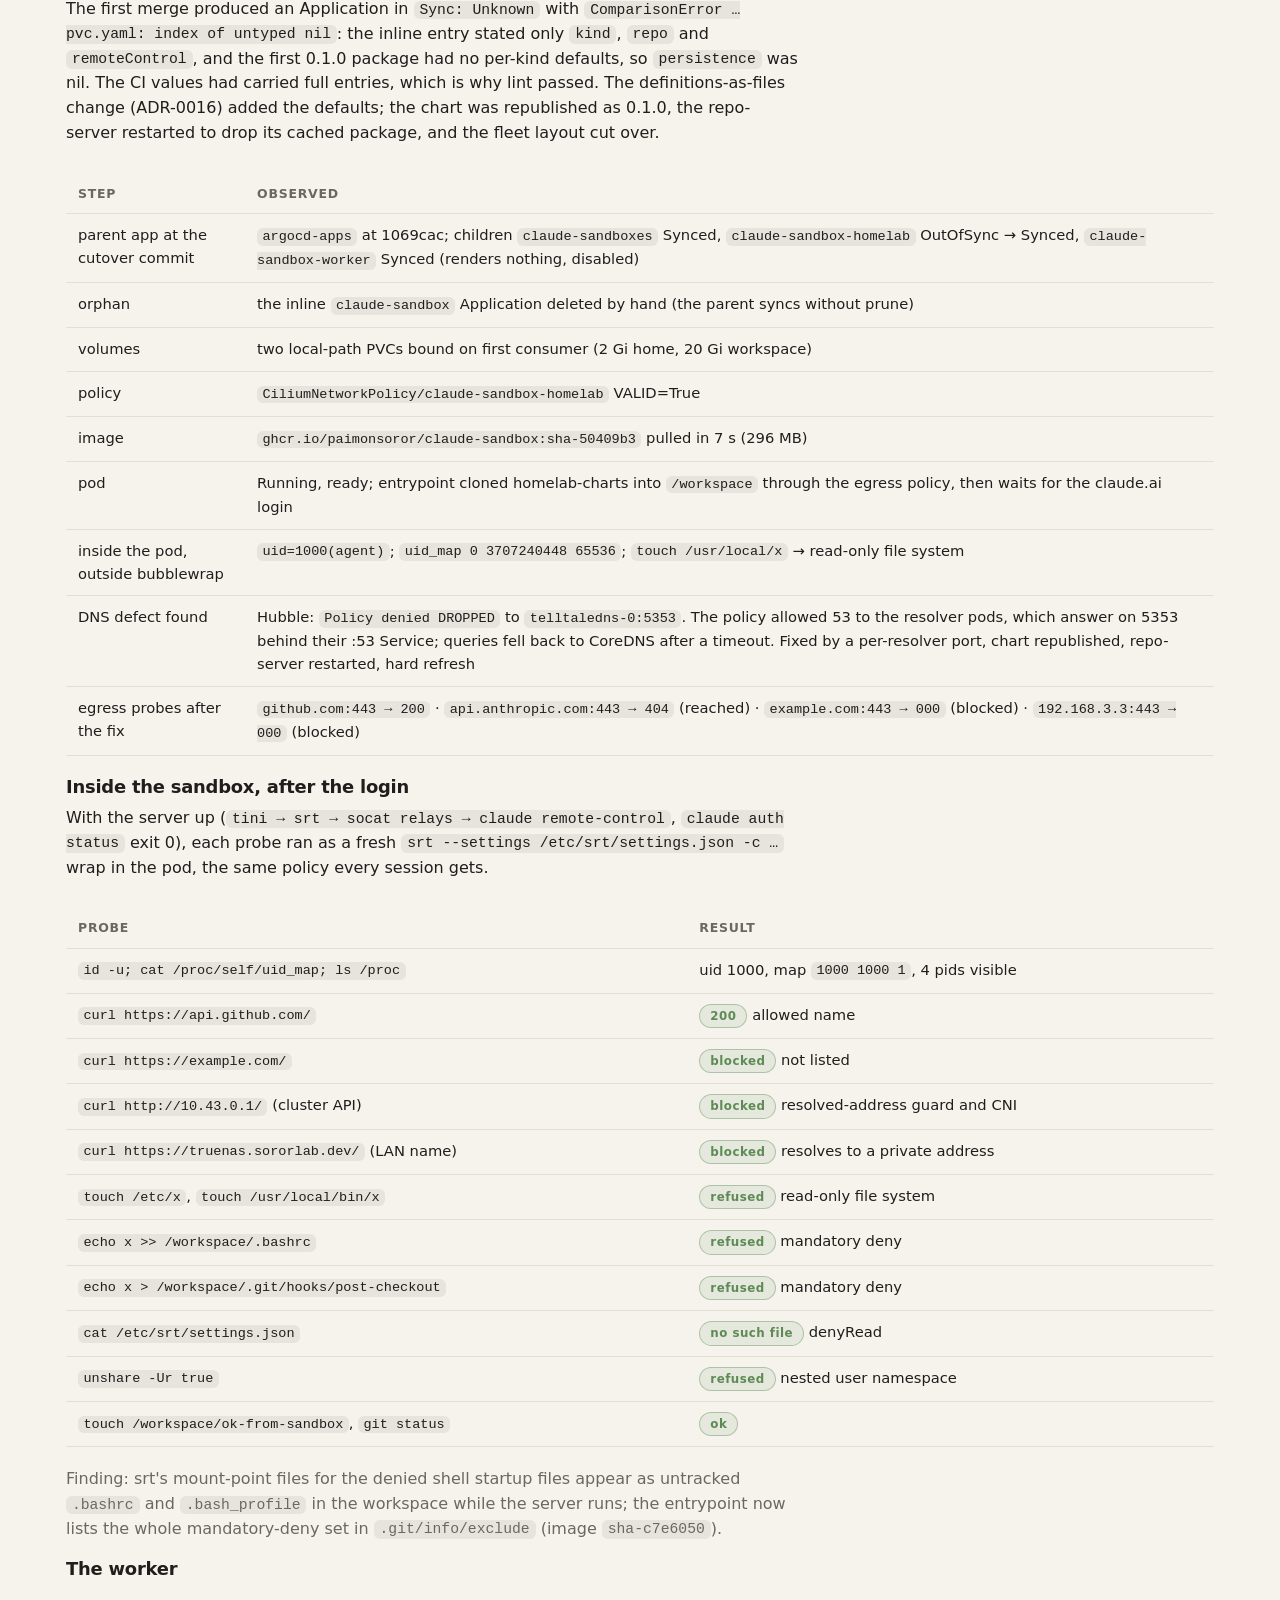
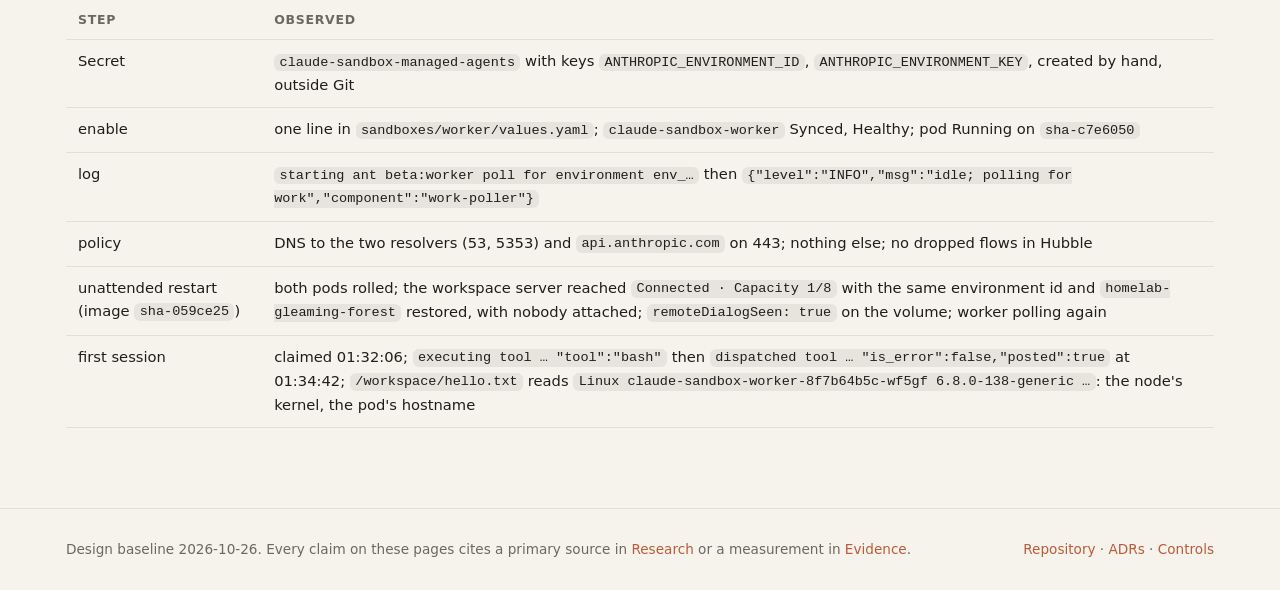
<file: site/evidence.html>
<!doctype html>
<html lang="en">
<head>
<meta charset="utf-8">
<meta name="viewport" content="width=device-width, initial-scale=1, viewport-fit=cover">
<title>Evidence · Claude Sandbox Runtime</title>
<meta name="description" content="Measurements from the homelab node: the feasibility spike, the chart renders, the server-side dry run, and the first rollout.">
<link rel="stylesheet" href="assets/site.css?v=20261027e">
<script src="assets/site.js?v=20261027e"></script>
</head>
<body>
<header id="site-header"></header>

<section class="hero" style="padding-bottom:20px">
  <div class="wrap">
    <span class="eyebrow">Evidence</span>
    <h1>We tested it on the real server, <span>not on paper</span></h1>
    <p class="lede">Every claim we make about the sandbox comes from a command we ran on our cluster. This page shows the tests, what we expected, and what actually happened, including the things that went wrong along the way. The raw files are in <code>docs/spike/</code>.</p>
    <div class="plain">
      <h3>In plain terms</h3>
      <p>Before building anything we ran a quick experiment to see whether the sandbox would work inside Kubernetes at all. It does, but only with one specific setting, and the table below shows why. Then we checked the finished build: what Claude can reach, what it can write, and what happens when it tries something it shouldn't. Red marks in the tables are things we expected to fail, and they did.</p>
    </div>
  </div>
</section>

<section style="padding-top:10px">
  <div class="wrap">
    <span class="eyebrow">The node</span>
    <h2>What was already there</h2>
    <div class="stats">
      <div class="stat reveal"><b>6.8.0-138</b><span>kernel (Ubuntu 22.04.5 HWE); idmapped mounts need 6.3+</span></div>
      <div class="stat reveal d1"><b>k3s 1.36.4</b><span>user namespaces and ProcMountType are GA in 1.36</span></div>
      <div class="stat reveal d2"><b>containerd 2.3.4</b><span>user-namespace pods need 2.0+</span></div>
      <div class="stat reveal d3"><b>userns_clone = 1</b><span>and apparmor_restrict_unprivileged_userns = 0 (22.04 default)</span></div>
      <div class="stat reveal"><b>Cilium 1.20.1</b><span>DNS proxy available for toFQDNs policy</span></div>
      <div class="stat reveal d1"><b>local-path</b><span>the only StorageClass; hostPath on ext4 supports idmapping; NFS would not</span></div>
    </div>
  </div>
</section>

<section>
  <div class="wrap">
    <span class="eyebrow">Spike</span>
    <h2>Two throwaway pods, one script</h2>
    <p class="lede">Both pods ran <code>node:22-bookworm</code>, installed bubblewrap 0.8.0, socat and ripgrep, installed sandbox-runtime 0.0.81, and ran the same checks as root and as uid 1000. They were deleted afterwards. <label class="muted" style="font-size:.9rem"><input type="checkbox" id="onlyfail"> show only rows where a variant failed or leaked</label></p>
    <div class="table-wrap"><table id="evtable">
      <thead><tr><th>Check</th><th>userns pod · uid 1000 · strict</th><th>userns pod · uid 0 · strict</th><th>plain pod · strict</th><th>plain pod · uid 1000 · weak</th></tr></thead>
      <tbody>
        <tr><td>uid_map seen inside</td><td><code>0 2889613312 65536</code></td><td>same</td><td><code>0 0 4294967295</code></td><td>same</td></tr>
        <tr><td>masked /proc paths</td><td>0</td><td>0</td><td>13</td><td>13</td></tr>
        <tr data-bad><td>bwrap fresh /proc</td><td><span class="pill ok">OK</span></td><td><span class="pill ok">OK</span></td><td><span class="pill bad">FAIL</span> Can't mount proc on /newroot/proc</td><td>n/a</td></tr>
        <tr data-bad><td>srt runs a command</td><td><span class="pill ok">OK</span></td><td><span class="pill ok">OK</span></td><td><span class="pill bad">FAIL</span></td><td><span class="pill ok">OK</span></td></tr>
        <tr><td>denyRead of a secret file</td><td>blocked</td><td>blocked</td><td>n/a</td><td>blocked</td></tr>
        <tr data-bad><td>allowWrite path</td><td>ok</td><td><span class="pill warn">FAIL</span> dir owned by 1000, no CAP_DAC_OVERRIDE inside</td><td>n/a</td><td>ok</td></tr>
        <tr><td>write outside allowWrite</td><td>blocked</td><td>blocked</td><td>n/a</td><td>blocked</td></tr>
        <tr><td>allowed domain via proxy</td><td>HTTP 404 (reached)</td><td>404</td><td>n/a</td><td>404</td></tr>
        <tr><td>denied domain</td><td>no route</td><td>no route</td><td>n/a</td><td>no route</td></tr>
        <tr><td>nested user namespace</td><td>blocked</td><td>blocked</td><td>n/a</td><td>blocked</td></tr>
        <tr data-bad><td>pids visible inside</td><td>4</td><td>4</td><td>n/a</td><td><span class="pill warn">18</span> whole container</td></tr>
      </tbody>
    </table></div>
    <div class="callout"><p><b>Reading it.</b> Full-strength srt needs the user-namespace pod. The root-user write failure is a test artifact (the directory was owned by 1000 and the sandboxed root holds no capabilities), which is itself why the chart runs as a non-root user. Weak mode works in a plain pod but shows the sandbox the whole container's process table.</p></div>
  </div>
</section>

<section>
  <div class="wrap">
    <span class="eyebrow">Chart</span>
    <h2>Renders and the dry run</h2>
    <div class="table-wrap"><table>
      <thead><tr><th>Check</th><th>Input</th><th>Result</th></tr></thead>
      <tbody>
        <tr><td><code>helm lint</code></td><td><code>ci/all-enabled-values.yaml</code></td><td><span class="pill ok">0 failures</span></td></tr>
        <tr><td><code>helm template</code>, strict</td><td>inline map: one workspace with <code>extraAllowedDomains</code>, one worker</td><td>11 objects: ServiceAccount, 2 ConfigMaps, 4 PVCs, 2 Deployments, 2 CiliumNetworkPolicies; the extra domain appears in both the srt settings and the <code>toFQDNs</code> list</td></tr>
        <tr><td><code>helm template</code>, fallback</td><td><code>ci/weak-fallback-values.yaml</code>: weak mode, inner Bash sandbox, Kubernetes NetworkPolicy, ExternalSecret, gVisor RuntimeClass, a disabled definition</td><td>12 objects; the disabled definition is absent</td></tr>
        <tr><td><code>helm template</code>, packaged files</td><td>three files copied into <code>sandboxes/</code>, one of them a map of two definitions</td><td>three sandboxes rendered; the one with <code>enabled: false</code> in its file is absent</td></tr>
        <tr><td><code>helm template</code>, fleet shape</td><td><code>common.yaml</code> + <code>sandboxes/homelab/values.yaml</code>, release <code>claude-sandbox-homelab</code></td><td>5 objects named <code>claude-sandbox-homelab*</code>, no ServiceAccount (uses <code>default</code>)</td></tr>
        <tr><td><code>helm template</code>, nothing defined</td><td>default values</td><td>1 object (the ServiceAccount): the published chart creates no sandbox by itself</td></tr>
        <tr><td><code>kubectl apply --dry-run=server</code></td><td>the strict rendering, namespace <code>testing</code></td><td><span class="pill ok">11 objects accepted</span>: <code>hostUsers</code>, <code>procMount: Unmasked</code>, <code>appArmorProfile</code> and the Cilium schema are valid on this API</td></tr>
      </tbody>
    </table></div>
  </div>
</section>

<section>
  <div class="wrap">
    <span class="eyebrow">Rollout</span>
    <h2>The first pod, and the failure before it</h2>
    <p>The first merge produced an Application in <code>Sync: Unknown</code> with <code>ComparisonError … pvc.yaml: index of untyped nil</code>: the inline entry stated only <code>kind</code>, <code>repo</code> and <code>remoteControl</code>, and the first 0.1.0 package had no per-kind defaults, so <code>persistence</code> was nil. The CI values had carried full entries, which is why lint passed. The definitions-as-files change (ADR-0016) added the defaults; the chart was republished as 0.1.0, the repo-server restarted to drop its cached package, and the fleet layout cut over.</p>
    <div class="table-wrap"><table>
      <thead><tr><th>Step</th><th>Observed</th></tr></thead>
      <tbody>
        <tr><td>parent app at the cutover commit</td><td><code>argocd-apps</code> at 1069cac; children <code>claude-sandboxes</code> Synced, <code>claude-sandbox-homelab</code> OutOfSync → Synced, <code>claude-sandbox-worker</code> Synced (renders nothing, disabled)</td></tr>
        <tr><td>orphan</td><td>the inline <code>claude-sandbox</code> Application deleted by hand (the parent syncs without prune)</td></tr>
        <tr><td>volumes</td><td>two local-path PVCs bound on first consumer (2 Gi home, 20 Gi workspace)</td></tr>
        <tr><td>policy</td><td><code>CiliumNetworkPolicy/claude-sandbox-homelab</code> VALID=True</td></tr>
        <tr><td>image</td><td><code>ghcr.io/paimonsoror/claude-sandbox:sha-50409b3</code> pulled in 7 s (296 MB)</td></tr>
        <tr><td>pod</td><td>Running, ready; entrypoint cloned homelab-charts into <code>/workspace</code> through the egress policy, then waits for the claude.ai login</td></tr>
        <tr><td>inside the pod, outside bubblewrap</td><td><code>uid=1000(agent)</code>; <code>uid_map 0 3707240448 65536</code>; <code>touch /usr/local/x</code> → read-only file system</td></tr>
        <tr><td>DNS defect found</td><td>Hubble: <code>Policy denied DROPPED</code> to <code>telltaledns-0:5353</code>. The policy allowed 53 to the resolver pods, which answer on 5353 behind their :53 Service; queries fell back to CoreDNS after a timeout. Fixed by a per-resolver port, chart republished, repo-server restarted, hard refresh</td></tr>
        <tr><td>egress probes after the fix</td><td><code>github.com:443 → 200</code> · <code>api.anthropic.com:443 → 404</code> (reached) · <code>example.com:443 → 000</code> (blocked) · <code>192.168.3.3:443 → 000</code> (blocked)</td></tr>
      </tbody>
    </table></div>
    <h3>Inside the sandbox, after the login</h3>
    <p>With the server up (<code>tini → srt → socat relays → claude remote-control</code>, <code>claude auth status</code> exit 0), each probe ran as a fresh <code>srt --settings /etc/srt/settings.json -c …</code> wrap in the pod, the same policy every session gets.</p>
    <div class="table-wrap"><table>
      <thead><tr><th>Probe</th><th>Result</th></tr></thead>
      <tbody>
        <tr><td><code>id -u; cat /proc/self/uid_map; ls /proc</code></td><td>uid 1000, map <code>1000 1000 1</code>, 4 pids visible</td></tr>
        <tr><td><code>curl https://api.github.com/</code></td><td><span class="pill ok">200</span> allowed name</td></tr>
        <tr><td><code>curl https://example.com/</code></td><td><span class="pill ok">blocked</span> not listed</td></tr>
        <tr><td><code>curl http://10.43.0.1/</code> (cluster API)</td><td><span class="pill ok">blocked</span> resolved-address guard and CNI</td></tr>
        <tr><td><code>curl https://truenas.sororlab.dev/</code> (LAN name)</td><td><span class="pill ok">blocked</span> resolves to a private address</td></tr>
        <tr><td><code>touch /etc/x</code>, <code>touch /usr/local/bin/x</code></td><td><span class="pill ok">refused</span> read-only file system</td></tr>
        <tr><td><code>echo x &gt;&gt; /workspace/.bashrc</code></td><td><span class="pill ok">refused</span> mandatory deny</td></tr>
        <tr><td><code>echo x &gt; /workspace/.git/hooks/post-checkout</code></td><td><span class="pill ok">refused</span> mandatory deny</td></tr>
        <tr><td><code>cat /etc/srt/settings.json</code></td><td><span class="pill ok">no such file</span> denyRead</td></tr>
        <tr><td><code>unshare -Ur true</code></td><td><span class="pill ok">refused</span> nested user namespace</td></tr>
        <tr><td><code>touch /workspace/ok-from-sandbox</code>, <code>git status</code></td><td><span class="pill ok">ok</span></td></tr>
      </tbody>
    </table></div>
    <p class="muted">Finding: srt's mount-point files for the denied shell startup files appear as untracked <code>.bashrc</code> and <code>.bash_profile</code> in the workspace while the server runs; the entrypoint now lists the whole mandatory-deny set in <code>.git/info/exclude</code> (image <code>sha-c7e6050</code>).</p>
    <h3>The worker</h3>
    <div class="table-wrap"><table>
      <thead><tr><th>Step</th><th>Observed</th></tr></thead>
      <tbody>
        <tr><td>Secret</td><td><code>claude-sandbox-managed-agents</code> with keys <code>ANTHROPIC_ENVIRONMENT_ID</code>, <code>ANTHROPIC_ENVIRONMENT_KEY</code>, created by hand, outside Git</td></tr>
        <tr><td>enable</td><td>one line in <code>sandboxes/worker/values.yaml</code>; <code>claude-sandbox-worker</code> Synced, Healthy; pod Running on <code>sha-c7e6050</code></td></tr>
        <tr><td>log</td><td><code>starting ant beta:worker poll for environment env_…</code> then <code>{"level":"INFO","msg":"idle; polling for work","component":"work-poller"}</code></td></tr>
        <tr><td>policy</td><td>DNS to the two resolvers (53, 5353) and <code>api.anthropic.com</code> on 443; nothing else; no dropped flows in Hubble</td></tr>
        <tr><td>unattended restart (image <code>sha-059ce25</code>)</td><td>both pods rolled; the workspace server reached <code>Connected · Capacity 1/8</code> with the same environment id and <code>homelab-gleaming-forest</code> restored, with nobody attached; <code>remoteDialogSeen: true</code> on the volume; worker polling again</td></tr>
        <tr><td>first session</td><td>claimed 01:32:06; <code>executing tool … "tool":"bash"</code> then <code>dispatched tool … "is_error":false,"posted":true</code> at 01:34:42; <code>/workspace/hello.txt</code> reads <code>Linux claude-sandbox-worker-8f7b64b5c-wf5gf 6.8.0-138-generic …</code>: the node's kernel, the pod's hostname</td></tr>
      </tbody>
    </table></div>
  </div>
</section>

<footer id="site-footer"></footer>
<script>
  document.getElementById("onlyfail").addEventListener("change", e => { document.querySelectorAll("#evtable tbody tr").forEach(tr => { tr.hidden = e.target.checked && !tr.hasAttribute("data-bad"); }); });
</script>
</body>
</html>
</file>
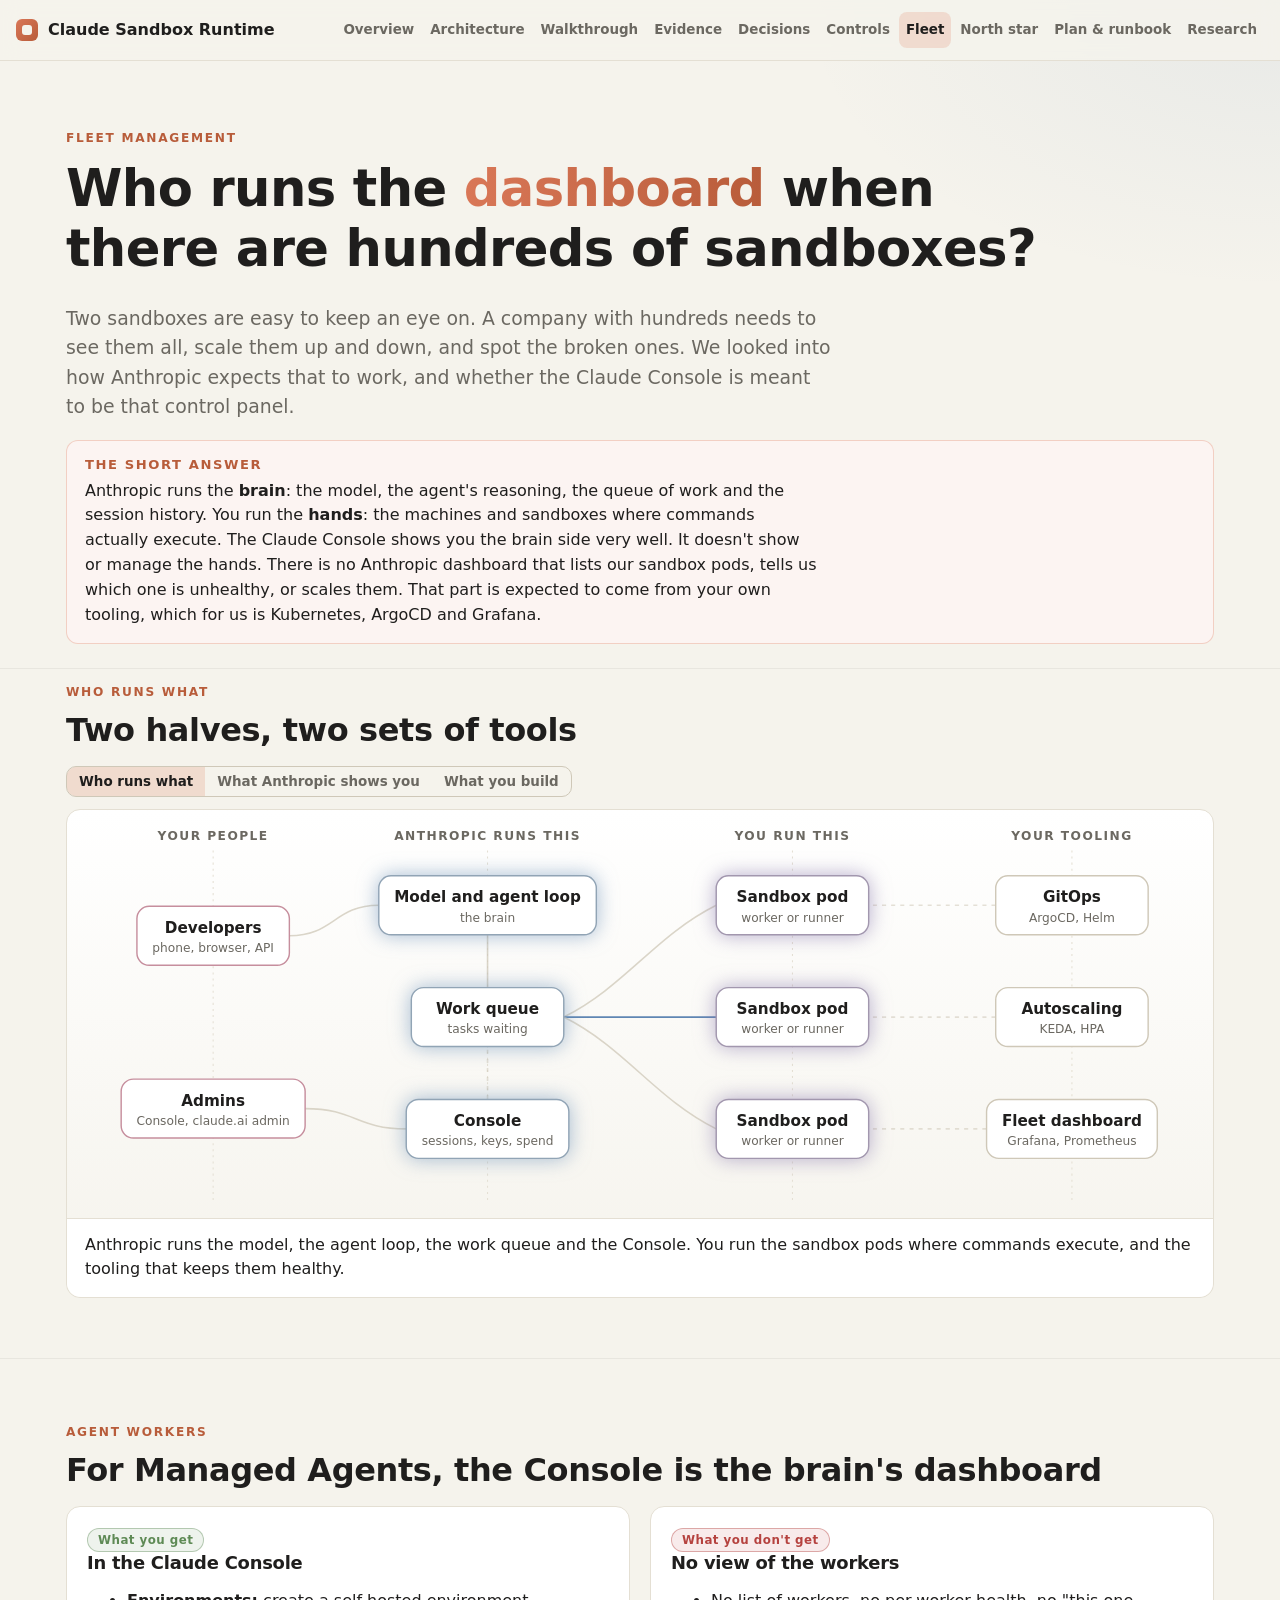
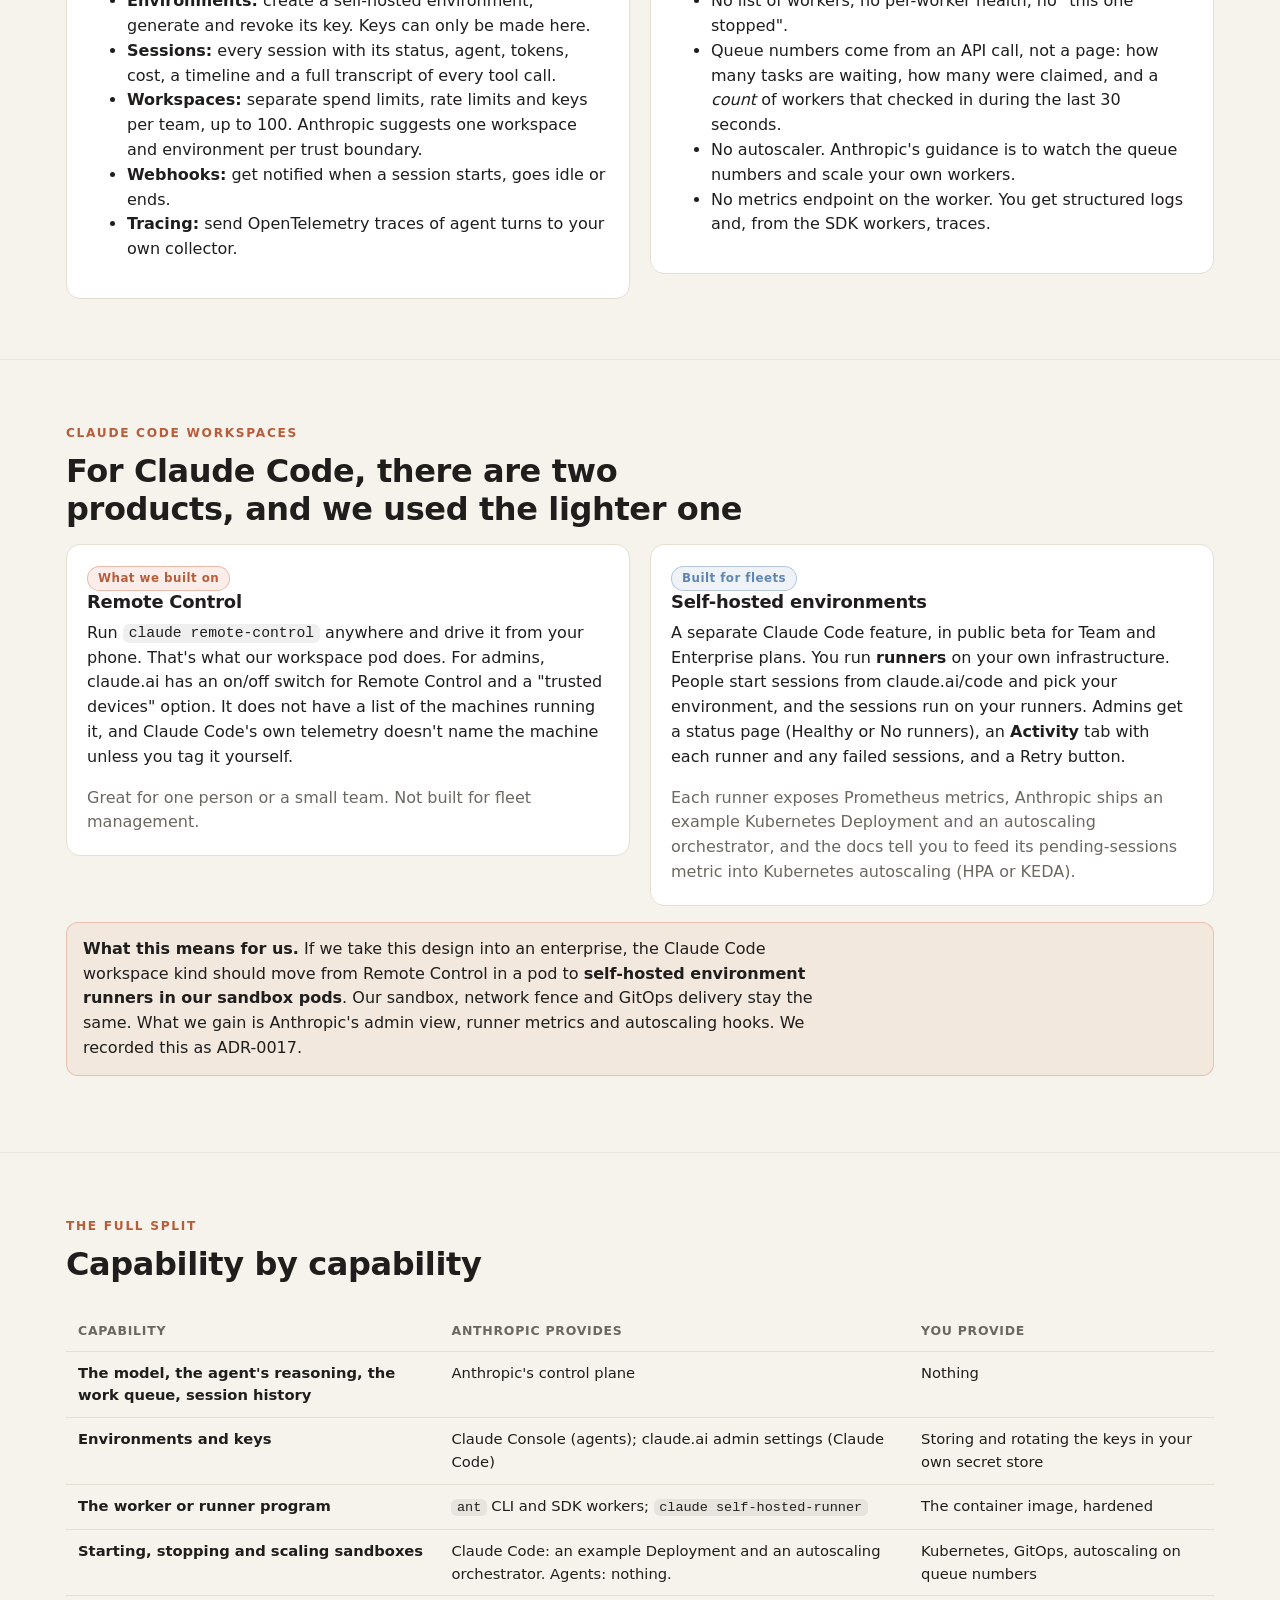
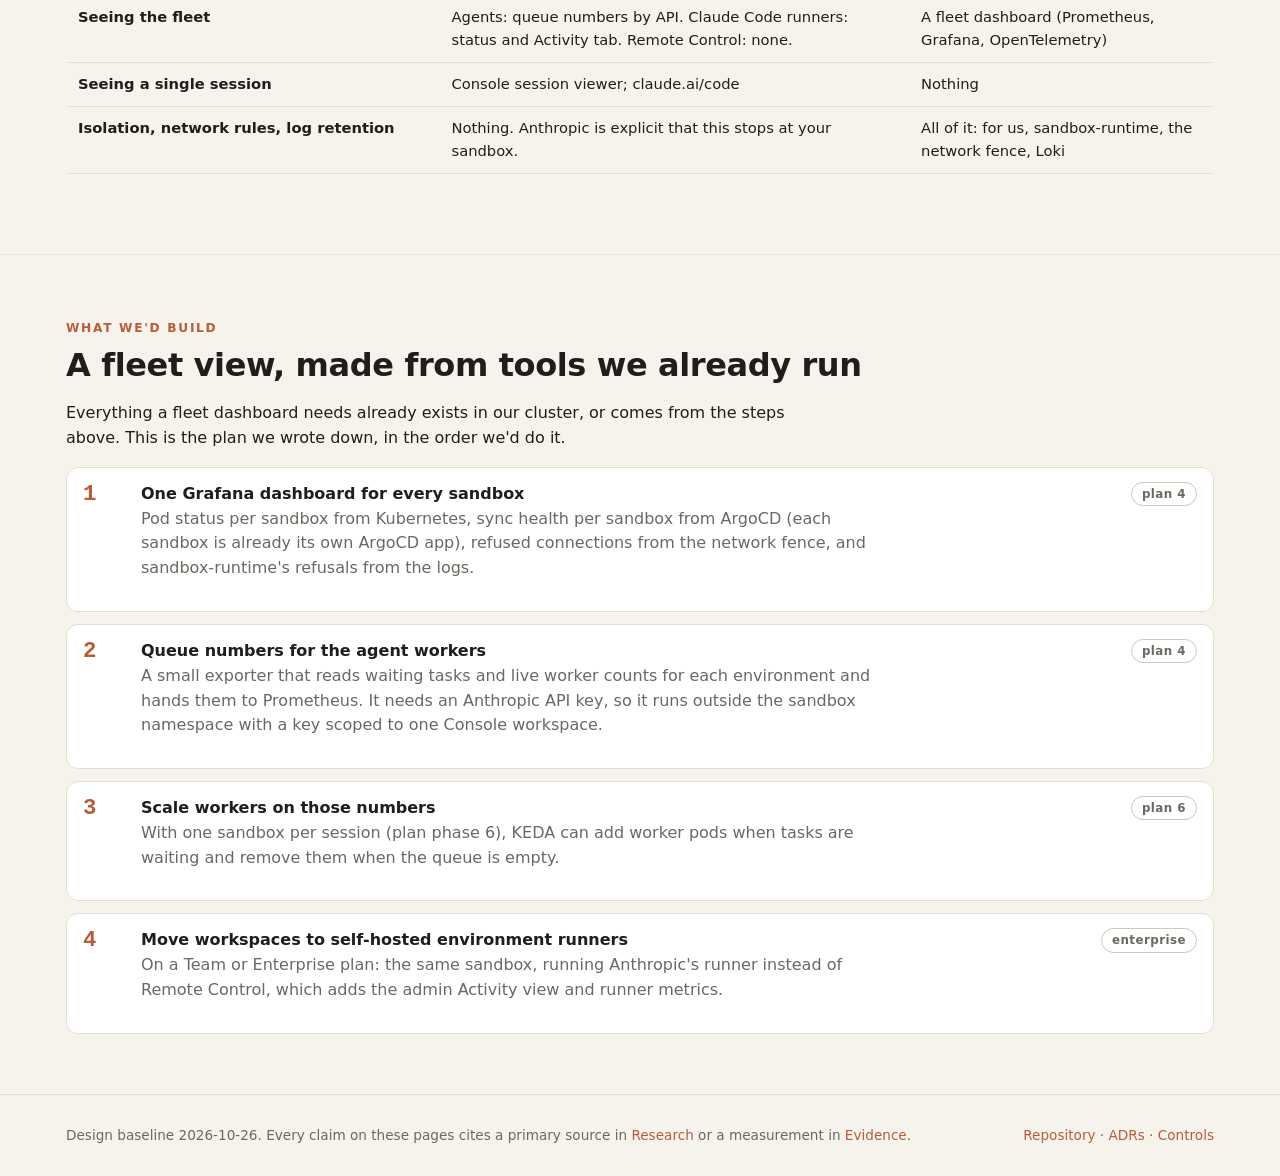
<file: site/fleet.html>
<!doctype html>
<html lang="en">
<head>
<meta charset="utf-8">
<meta name="viewport" content="width=device-width, initial-scale=1, viewport-fit=cover">
<title>Fleet management · Claude Sandbox Runtime</title>
<meta name="description" content="How Anthropic's design expects a fleet of sandboxes to be managed: what the Claude Console and claude.ai admin settings show, what they don't, and what an enterprise brings itself.">
<link rel="stylesheet" href="assets/site.css?v=20261027e">
<script src="assets/site.js?v=20261027e"></script>
</head>
<body>
<header id="site-header"></header>

<section class="hero" style="padding-bottom:20px">
  <div class="wrap">
    <span class="eyebrow">Fleet management</span>
    <h1>Who runs the <span>dashboard</span> when there are hundreds of sandboxes?</h1>
    <p class="lede">Two sandboxes are easy to keep an eye on. A company with hundreds needs to see them all, scale them up and down, and spot the broken ones. We looked into how Anthropic expects that to work, and whether the Claude Console is meant to be that control panel.</p>
    <div class="plain">
      <h3>The short answer</h3>
      <p>Anthropic runs the <b>brain</b>: the model, the agent's reasoning, the queue of work and the session history. You run the <b>hands</b>: the machines and sandboxes where commands actually execute. The Claude Console shows you the brain side very well. It doesn't show or manage the hands. There is no Anthropic dashboard that lists our sandbox pods, tells us which one is unhealthy, or scales them. That part is expected to come from your own tooling, which for us is Kubernetes, ArgoCD and Grafana.</p>
    </div>
  </div>
</section>

<section style="padding-top:10px">
  <div class="wrap">
    <span class="eyebrow">Who runs what</span>
    <h2>Two halves, two sets of tools</h2>
    <div class="stage-controls">
      <div class="toggle" role="group" aria-label="View">
        <button class="on" data-v="split">Who runs what</button>
        <button data-v="see">What Anthropic shows you</button>
        <button data-v="build">What you build</button>
      </div>
    </div>
    <div class="stage" id="fleet-stage"><div class="caption">Starting…</div></div>
  </div>
</section>

<section>
  <div class="wrap">
    <span class="eyebrow">Agent workers</span>
    <h2>For Managed Agents, the Console is the brain's dashboard</h2>
    <div class="split">
      <div class="card reveal"><span class="pill ok">What you get</span><h3>In the Claude Console</h3><ul>
        <li><b>Environments:</b> create a self-hosted environment, generate and revoke its key. Keys can only be made here.</li>
        <li><b>Sessions:</b> every session with its status, agent, tokens, cost, a timeline and a full transcript of every tool call.</li>
        <li><b>Workspaces:</b> separate spend limits, rate limits and keys per team, up to 100. Anthropic suggests one workspace and environment per trust boundary.</li>
        <li><b>Webhooks:</b> get notified when a session starts, goes idle or ends.</li>
        <li><b>Tracing:</b> send OpenTelemetry traces of agent turns to your own collector.</li>
      </ul></div>
      <div class="card reveal d1"><span class="pill bad">What you don't get</span><h3>No view of the workers</h3><ul>
        <li>No list of workers, no per-worker health, no "this one stopped".</li>
        <li>Queue numbers come from an API call, not a page: how many tasks are waiting, how many were claimed, and a <i>count</i> of workers that checked in during the last 30 seconds.</li>
        <li>No autoscaler. Anthropic's guidance is to watch the queue numbers and scale your own workers.</li>
        <li>No metrics endpoint on the worker. You get structured logs and, from the SDK workers, traces.</li>
      </ul></div>
    </div>
  </div>
</section>

<section>
  <div class="wrap">
    <span class="eyebrow">Claude Code workspaces</span>
    <h2>For Claude Code, there are two products, and we used the lighter one</h2>
    <div class="split">
      <div class="card reveal"><span class="pill accent">What we built on</span><h3>Remote Control</h3><p>Run <code>claude remote-control</code> anywhere and drive it from your phone. That's what our workspace pod does. For admins, claude.ai has an on/off switch for Remote Control and a "trusted devices" option. It does not have a list of the machines running it, and Claude Code's own telemetry doesn't name the machine unless you tag it yourself.</p><p class="muted">Great for one person or a small team. Not built for fleet management.</p></div>
      <div class="card reveal d1"><span class="pill sn">Built for fleets</span><h3>Self-hosted environments</h3><p>A separate Claude Code feature, in public beta for Team and Enterprise plans. You run <b>runners</b> on your own infrastructure. People start sessions from claude.ai/code and pick your environment, and the sessions run on your runners. Admins get a status page (Healthy or No runners), an <b>Activity</b> tab with each runner and any failed sessions, and a Retry button.</p><p class="muted">Each runner exposes Prometheus metrics, Anthropic ships an example Kubernetes Deployment and an autoscaling orchestrator, and the docs tell you to feed its pending-sessions metric into Kubernetes autoscaling (HPA or KEDA).</p></div>
    </div>
    <div class="callout"><p><b>What this means for us.</b> If we take this design into an enterprise, the Claude Code workspace kind should move from Remote Control in a pod to <b>self-hosted environment runners in our sandbox pods</b>. Our sandbox, network fence and GitOps delivery stay the same. What we gain is Anthropic's admin view, runner metrics and autoscaling hooks. We recorded this as ADR-0017.</p></div>
  </div>
</section>

<section>
  <div class="wrap">
    <span class="eyebrow">The full split</span>
    <h2>Capability by capability</h2>
    <div class="table-wrap"><table>
      <thead><tr><th>Capability</th><th>Anthropic provides</th><th>You provide</th></tr></thead>
      <tbody>
        <tr><td><b>The model, the agent's reasoning, the work queue, session history</b></td><td>Anthropic's control plane</td><td>Nothing</td></tr>
        <tr><td><b>Environments and keys</b></td><td>Claude Console (agents); claude.ai admin settings (Claude Code)</td><td>Storing and rotating the keys in your own secret store</td></tr>
        <tr><td><b>The worker or runner program</b></td><td><code>ant</code> CLI and SDK workers; <code>claude self-hosted-runner</code></td><td>The container image, hardened</td></tr>
        <tr><td><b>Starting, stopping and scaling sandboxes</b></td><td>Claude Code: an example Deployment and an autoscaling orchestrator. Agents: nothing.</td><td>Kubernetes, GitOps, autoscaling on queue numbers</td></tr>
        <tr><td><b>Seeing the fleet</b></td><td>Agents: queue numbers by API. Claude Code runners: status and Activity tab. Remote Control: none.</td><td>A fleet dashboard (Prometheus, Grafana, OpenTelemetry)</td></tr>
        <tr><td><b>Seeing a single session</b></td><td>Console session viewer; claude.ai/code</td><td>Nothing</td></tr>
        <tr><td><b>Isolation, network rules, log retention</b></td><td>Nothing. Anthropic is explicit that this stops at your sandbox.</td><td>All of it: for us, sandbox-runtime, the network fence, Loki</td></tr>
      </tbody>
    </table></div>
  </div>
</section>

<section>
  <div class="wrap">
    <span class="eyebrow">What we'd build</span>
    <h2>A fleet view, made from tools we already run</h2>
    <p>Everything a fleet dashboard needs already exists in our cluster, or comes from the steps above. This is the plan we wrote down, in the order we'd do it.</p>
    <div class="phases">
      <div class="phase reveal"><div><b>One Grafana dashboard for every sandbox</b><p class="muted">Pod status per sandbox from Kubernetes, sync health per sandbox from ArgoCD (each sandbox is already its own ArgoCD app), refused connections from the network fence, and sandbox-runtime's refusals from the logs.</p></div><span class="pill">plan 4</span></div>
      <div class="phase reveal d1"><div><b>Queue numbers for the agent workers</b><p class="muted">A small exporter that reads waiting tasks and live worker counts for each environment and hands them to Prometheus. It needs an Anthropic API key, so it runs outside the sandbox namespace with a key scoped to one Console workspace.</p></div><span class="pill">plan 4</span></div>
      <div class="phase reveal d2"><div><b>Scale workers on those numbers</b><p class="muted">With one sandbox per session (plan phase 6), KEDA can add worker pods when tasks are waiting and remove them when the queue is empty.</p></div><span class="pill">plan 6</span></div>
      <div class="phase reveal d3"><div><b>Move workspaces to self-hosted environment runners</b><p class="muted">On a Team or Enterprise plan: the same sandbox, running Anthropic's runner instead of Remote Control, which adds the admin Activity view and runner metrics.</p></div><span class="pill">enterprise</span></div>
    </div>
  </div>
</section>

<footer id="site-footer"></footer>
<script>
(function () {
  const F = window.Site.Flow;
  const spec = {
    w: 1100, h: 380, nw: 150, nh: 58, minWidth: 820, label: "Anthropic runs the brain, you run the hands",
    lanes: [["Your people", 130], ["Anthropic runs this", 400], ["You run this", 700], ["Your tooling", 975]],
    nodes: [
      { id: "users", label: "Developers", sub: "phone, browser, API", x: 130, y: 110, kind: "idp" },
      { id: "admin", label: "Admins", sub: "Console, claude.ai admin", x: 130, y: 280, kind: "idp" },
      { id: "brain", label: "Model and agent loop", sub: "the brain", x: 400, y: 80, kind: "sn" },
      { id: "queue", label: "Work queue", sub: "tasks waiting", x: 400, y: 190, kind: "sn" },
      { id: "console", label: "Console", sub: "sessions, keys, spend", x: 400, y: 300, kind: "sn" },
      { id: "w1", label: "Sandbox pod", sub: "worker or runner", x: 700, y: 80, kind: "maestro" },
      { id: "w2", label: "Sandbox pod", sub: "worker or runner", x: 700, y: 190, kind: "maestro" },
      { id: "w3", label: "Sandbox pod", sub: "worker or runner", x: 700, y: 300, kind: "maestro" },
      { id: "gitops", label: "GitOps", sub: "ArgoCD, Helm", x: 975, y: 80 },
      { id: "scale", label: "Autoscaling", sub: "KEDA, HPA", x: 975, y: 190 },
      { id: "dash", label: "Fleet dashboard", sub: "Grafana, Prometheus", x: 975, y: 300 },
    ],
    edges: [
      { id: "users-brain", from: "users", to: "brain" },
      { id: "admin-console", from: "admin", to: "console" },
      { id: "brain-queue", from: "brain", to: "queue", kind: "v" },
      { id: "queue-w1", from: "queue", to: "w1", kind: "c", bend: -30 },
      { id: "queue-w2", from: "queue", to: "w2" },
      { id: "queue-w3", from: "queue", to: "w3", kind: "c", bend: 30 },
      { id: "gitops-w1", from: "gitops", to: "w1", dashed: true },
      { id: "scale-w2", from: "scale", to: "w2", dashed: true },
      { id: "dash-w3", from: "dash", to: "w3", dashed: true },
      { id: "console-queue", from: "console", to: "queue", kind: "v", dashed: true },
    ],
  };
  const flow = F.mount(document.getElementById("fleet-stage"), spec);
  const views = {
    split: () => { ["brain", "queue", "console"].forEach(id => flow.setNode(id, "active-sn")); ["w1", "w2", "w3"].forEach(id => flow.setNode(id, "active-maestro")); flow.caption("Anthropic runs the model, the agent loop, the work queue and the Console. You run the sandbox pods where commands execute, and the tooling that keeps them healthy."); },
    see: () => { ["brain", "queue", "console"].forEach(id => flow.setNode(id, "active-sn")); ["w1", "w2", "w3", "gitops", "scale", "dash"].forEach(id => flow.setNode(id, "off")); flow.setNode("admin", "active-idp"); flow.caption("What Anthropic shows an admin: sessions, transcripts, keys, spend, and queue numbers. The individual sandbox pods are not visible from here; the Console sees work being claimed, not who claimed it."); },
    build: () => { ["brain", "queue", "console"].forEach(id => flow.setNode(id, "off")); ["w1", "w2", "w3"].forEach(id => flow.setNode(id, "active-maestro")); ["gitops", "scale", "dash"].forEach(id => flow.setNode(id, "active")); flow.caption("What you bring: GitOps to create and update sandboxes, autoscaling driven by the queue numbers, and a dashboard that shows every pod's health. For us that is ArgoCD, KEDA, Prometheus and Grafana."); },
  };
  function show(v) {
    flow.reset(); views[v]();
    if (v === "split") { flow.packet("queue-w2", { label: "task", cls: "sn" }); }
    if (v === "see") { flow.packet("admin-console", { label: "look", cls: "idp" }); }
    if (v === "build") { flow.packet("scale-w2", { label: "add pods" }); }
  }
  document.querySelectorAll(".toggle button").forEach(b => b.addEventListener("click", () => { document.querySelectorAll(".toggle button").forEach(x => x.classList.remove("on")); b.classList.add("on"); show(b.dataset.v); }));
  show("split");
})();
</script>
</body>
</html>
</file>
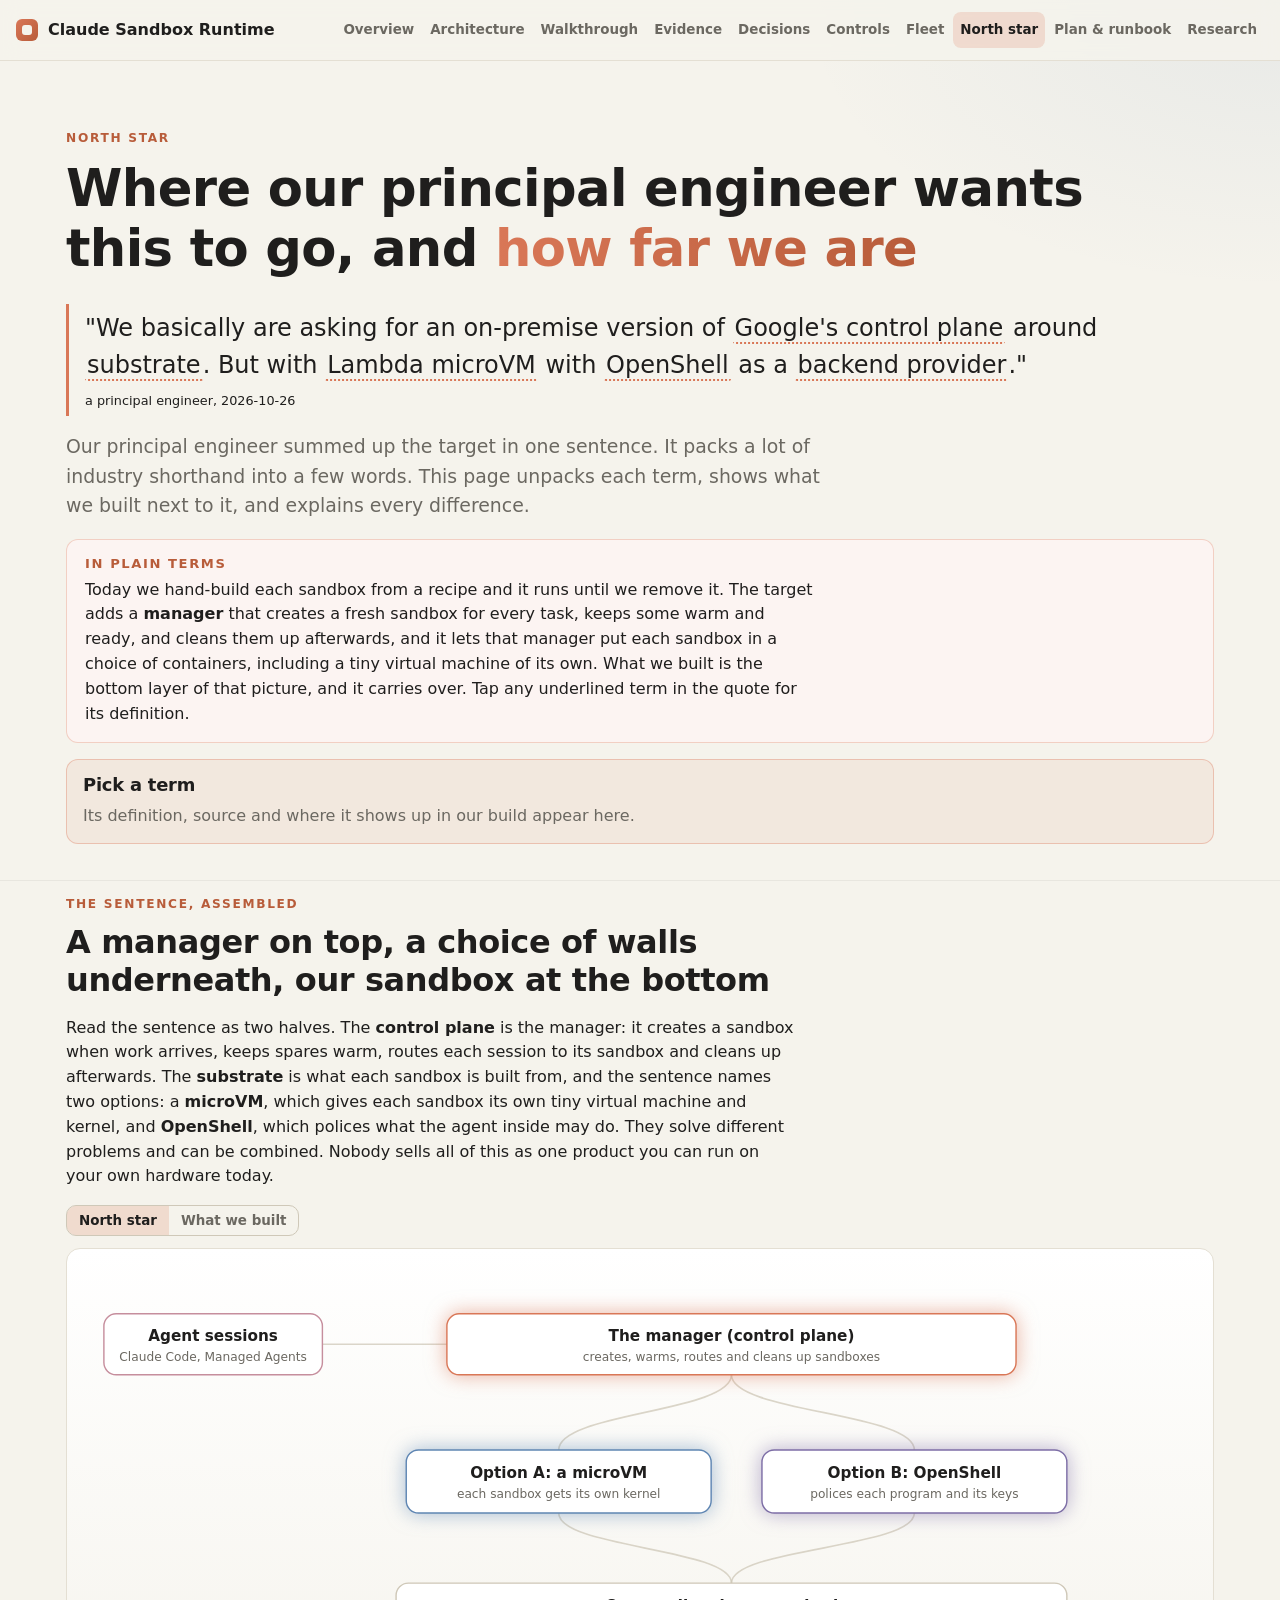
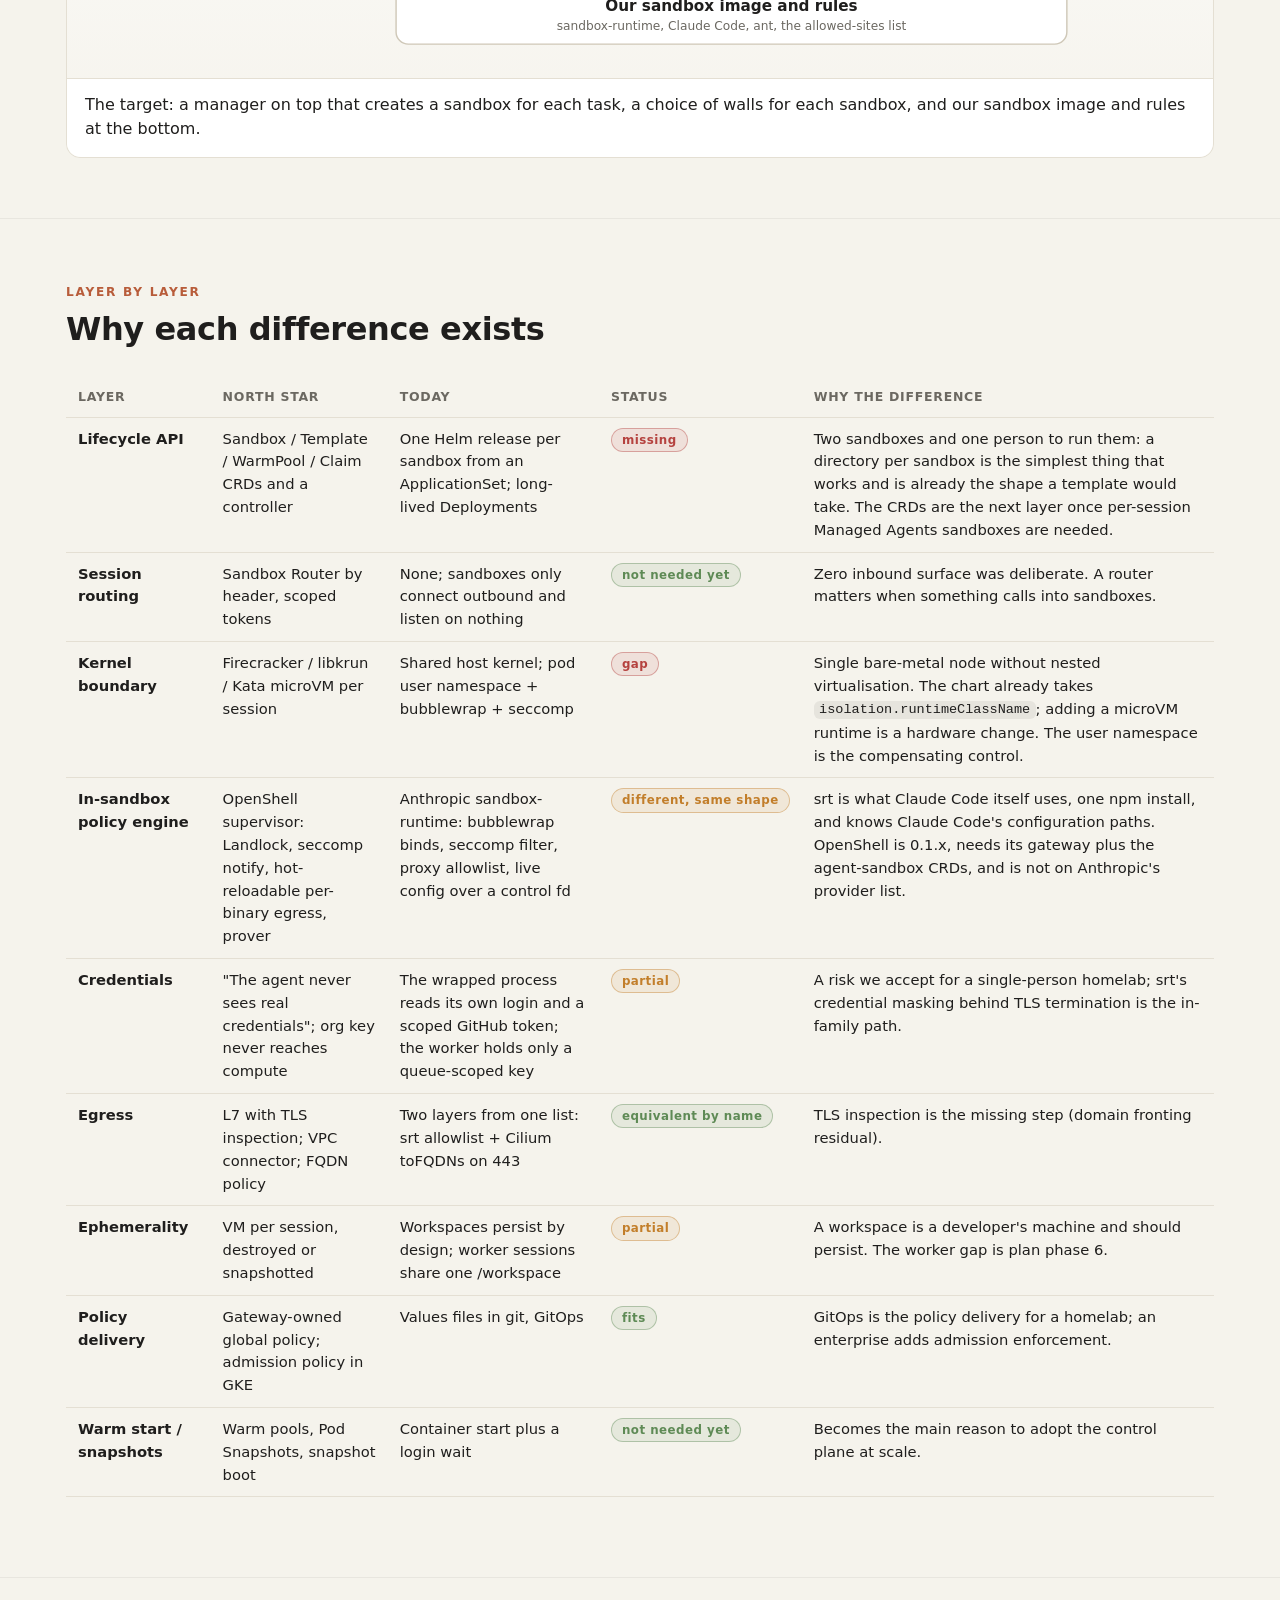
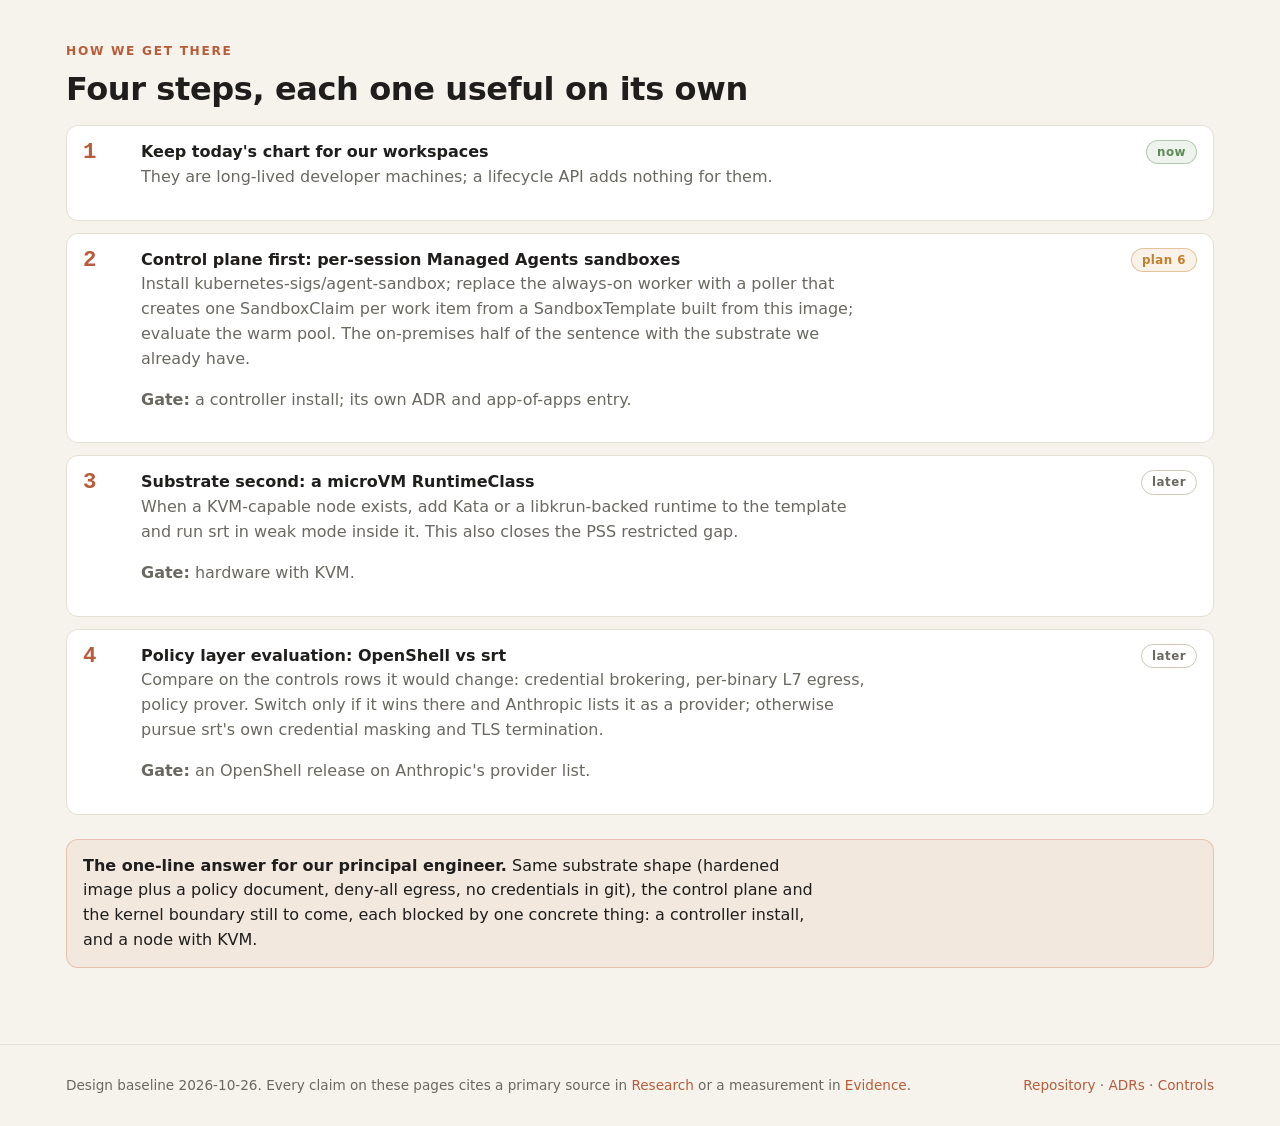
<file: site/north-star.html>
<!doctype html>
<html lang="en">
<head>
<meta charset="utf-8">
<meta name="viewport" content="width=device-width, initial-scale=1, viewport-fit=cover">
<title>North star · Claude Sandbox Runtime</title>
<meta name="description" content="The target a principal engineer described, decoded from primary sources and mapped layer by layer against what the homelab build is today.">
<link rel="stylesheet" href="assets/site.css?v=20261027e">
<script src="assets/site.js?v=20261027e"></script>
</head>
<body>
<header id="site-header"></header>

<section class="hero" style="padding-bottom:20px">
  <div class="wrap">
    <span class="eyebrow">North star</span>
    <h1>Where our principal engineer wants this to go, and <span>how far we are</span></h1>
    <p class="quote" style="font-size:clamp(1.1rem,2.4vw,1.5rem);font-style:normal;color:var(--text)">"We basically are asking for an on-premise version of <span class="term" data-t="cp" tabindex="0" role="button">Google's control plane</span> around <span class="term" data-t="sub" tabindex="0" role="button">substrate</span>. But with <span class="term" data-t="vm" tabindex="0" role="button">Lambda microVM</span> with <span class="term" data-t="os" tabindex="0" role="button">OpenShell</span> as a <span class="term" data-t="prov" tabindex="0" role="button">backend provider</span>."<cite>a principal engineer, 2026-10-26</cite></p>
    <p class="lede" style="margin-top:14px">Our principal engineer summed up the target in one sentence. It packs a lot of industry shorthand into a few words. This page unpacks each term, shows what we built next to it, and explains every difference.</p>
    <div class="plain"><h3>In plain terms</h3><p>Today we hand-build each sandbox from a recipe and it runs until we remove it. The target adds a <b>manager</b> that creates a fresh sandbox for every task, keeps some warm and ready, and cleans them up afterwards, and it lets that manager put each sandbox in a choice of containers, including a tiny virtual machine of its own. What we built is the bottom layer of that picture, and it carries over. Tap any underlined term in the quote for its definition.</p></div>
    <div class="callout" id="termdetail"><h3 style="margin-top:0">Pick a term</h3><p class="muted">Its definition, source and where it shows up in our build appear here.</p></div>
  </div>
</section>

<section style="padding-top:10px">
  <div class="wrap">
    <span class="eyebrow">The sentence, assembled</span>
    <h2>A manager on top, a choice of walls underneath, our sandbox at the bottom</h2>
    <p>Read the sentence as two halves. The <b>control plane</b> is the manager: it creates a sandbox when work arrives, keeps spares warm, routes each session to its sandbox and cleans up afterwards. The <b>substrate</b> is what each sandbox is built from, and the sentence names two options: a <b>microVM</b>, which gives each sandbox its own tiny virtual machine and kernel, and <b>OpenShell</b>, which polices what the agent inside may do. They solve different problems and can be combined. Nobody sells all of this as one product you can run on your own hardware today.</p>
    <div class="stage-controls">
      <div class="toggle" role="group" aria-label="View">
        <button class="on" data-v="ns">North star</button>
        <button data-v="now">What we built</button>
      </div>
      <span class="muted" id="viewnote" style="font-size:.85rem"></span>
    </div>
    <div class="stage" id="ns-stage"><div class="caption">The target: a manager on top that creates a sandbox for each task, a choice of walls for each sandbox, and our sandbox image and rules at the bottom.</div></div>
  </div>
</section>

<section>
  <div class="wrap">
    <span class="eyebrow">Layer by layer</span>
    <h2>Why each difference exists</h2>
    <div class="table-wrap"><table>
      <thead><tr><th>Layer</th><th>North star</th><th>Today</th><th>Status</th><th>Why the difference</th></tr></thead>
      <tbody>
        <tr><td><b>Lifecycle API</b></td><td>Sandbox / Template / WarmPool / Claim CRDs and a controller</td><td>One Helm release per sandbox from an ApplicationSet; long-lived Deployments</td><td><span class="pill bad">missing</span></td><td>Two sandboxes and one person to run them: a directory per sandbox is the simplest thing that works and is already the shape a template would take. The CRDs are the next layer once per-session Managed Agents sandboxes are needed.</td></tr>
        <tr><td><b>Session routing</b></td><td>Sandbox Router by header, scoped tokens</td><td>None; sandboxes only connect outbound and listen on nothing</td><td><span class="pill ok">not needed yet</span></td><td>Zero inbound surface was deliberate. A router matters when something calls into sandboxes.</td></tr>
        <tr><td><b>Kernel boundary</b></td><td>Firecracker / libkrun / Kata microVM per session</td><td>Shared host kernel; pod user namespace + bubblewrap + seccomp</td><td><span class="pill bad">gap</span></td><td>Single bare-metal node without nested virtualisation. The chart already takes <code>isolation.runtimeClassName</code>; adding a microVM runtime is a hardware change. The user namespace is the compensating control.</td></tr>
        <tr><td><b>In-sandbox policy engine</b></td><td>OpenShell supervisor: Landlock, seccomp notify, hot-reloadable per-binary egress, prover</td><td>Anthropic sandbox-runtime: bubblewrap binds, seccomp filter, proxy allowlist, live config over a control fd</td><td><span class="pill warn">different, same shape</span></td><td>srt is what Claude Code itself uses, one npm install, and knows Claude Code's configuration paths. OpenShell is 0.1.x, needs its gateway plus the agent-sandbox CRDs, and is not on Anthropic's provider list.</td></tr>
        <tr><td><b>Credentials</b></td><td>"The agent never sees real credentials"; org key never reaches compute</td><td>The wrapped process reads its own login and a scoped GitHub token; the worker holds only a queue-scoped key</td><td><span class="pill warn">partial</span></td><td>A risk we accept for a single-person homelab; srt's credential masking behind TLS termination is the in-family path.</td></tr>
        <tr><td><b>Egress</b></td><td>L7 with TLS inspection; VPC connector; FQDN policy</td><td>Two layers from one list: srt allowlist + Cilium toFQDNs on 443</td><td><span class="pill ok">equivalent by name</span></td><td>TLS inspection is the missing step (domain fronting residual).</td></tr>
        <tr><td><b>Ephemerality</b></td><td>VM per session, destroyed or snapshotted</td><td>Workspaces persist by design; worker sessions share one /workspace</td><td><span class="pill warn">partial</span></td><td>A workspace is a developer's machine and should persist. The worker gap is plan phase 6.</td></tr>
        <tr><td><b>Policy delivery</b></td><td>Gateway-owned global policy; admission policy in GKE</td><td>Values files in git, GitOps</td><td><span class="pill ok">fits</span></td><td>GitOps is the policy delivery for a homelab; an enterprise adds admission enforcement.</td></tr>
        <tr><td><b>Warm start / snapshots</b></td><td>Warm pools, Pod Snapshots, snapshot boot</td><td>Container start plus a login wait</td><td><span class="pill ok">not needed yet</span></td><td>Becomes the main reason to adopt the control plane at scale.</td></tr>
      </tbody>
    </table></div>
  </div>
</section>

<section>
  <div class="wrap">
    <span class="eyebrow">How we get there</span>
    <h2>Four steps, each one useful on its own</h2>
    <div class="phases">
      <div class="phase reveal"><div><b>Keep today's chart for our workspaces</b><p class="muted">They are long-lived developer machines; a lifecycle API adds nothing for them.</p></div><span class="pill ok">now</span></div>
      <div class="phase reveal d1"><div><b>Control plane first: per-session Managed Agents sandboxes</b><p class="muted">Install kubernetes-sigs/agent-sandbox; replace the always-on worker with a poller that creates one SandboxClaim per work item from a SandboxTemplate built from this image; evaluate the warm pool. The on-premises half of the sentence with the substrate we already have.</p><p class="muted"><b>Gate:</b> a controller install; its own ADR and app-of-apps entry.</p></div><span class="pill warn">plan 6</span></div>
      <div class="phase reveal d2"><div><b>Substrate second: a microVM RuntimeClass</b><p class="muted">When a KVM-capable node exists, add Kata or a libkrun-backed runtime to the template and run srt in weak mode inside it. This also closes the PSS restricted gap.</p><p class="muted"><b>Gate:</b> hardware with KVM.</p></div><span class="pill">later</span></div>
      <div class="phase reveal d3"><div><b>Policy layer evaluation: OpenShell vs srt</b><p class="muted">Compare on the controls rows it would change: credential brokering, per-binary L7 egress, policy prover. Switch only if it wins there and Anthropic lists it as a provider; otherwise pursue srt's own credential masking and TLS termination.</p><p class="muted"><b>Gate:</b> an OpenShell release on Anthropic's provider list.</p></div><span class="pill">later</span></div>
    </div>
    <div class="callout" style="margin-top:24px"><p><b>The one-line answer for our principal engineer.</b> Same substrate shape (hardened image plus a policy document, deny-all egress, no credentials in git), the control plane and the kernel boundary still to come, each blocked by one concrete thing: a controller install, and a node with KVM.</p></div>
  </div>
</section>

<footer id="site-footer"></footer>
<script>
(function () {
  const T = {
    cp: { h: "Google's control plane = kubernetes-sigs/agent-sandbox (GKE Agent Sandbox)", b: "A Kubernetes SIG project (Apache-2.0, v1.0.x) that calls itself \"a sandbox orchestrator\": you create a <code>Sandbox</code> custom resource and \"the controller manages the underlying runtime resources\". Extensions add <code>SandboxTemplate</code>, <code>SandboxWarmPool</code> (sub-second allocation on GKE) and <code>SandboxClaim</code>. A Sandbox Router fans HTTP to thousands of pods by <code>X-Sandbox-ID</code> without a Service each. GKE adds managed gVisor, an admission policy that rejects a Sandbox without <code>runtimeClassName: gvisor</code>, and Pod Snapshots. <b>In our build:</b> absent. One Application per sandbox directory. Planned as the layer for per-session Managed Agents sandboxes (ADR-0015)." },
    sub: { h: "substrate = the isolation layer the control plane sits on", b: "agent-sandbox \"delegates low-level container isolation to secure 'Sandbox Runtimes' (like gVisor or Kata Containers)\" and swaps them only through <code>RuntimeClass</code>; it never uses the word substrate. Google does: <b>Agent Substrate on GKE</b> is a sibling project (pre-1.0, private GA) that runs Actors on a shared pool of warm Workers under gVisor or Cloud Hypervisor microVMs, snapshotting RAM and files to object storage. <b>In our build:</b> the substrate is pod user namespace + bubblewrap + seccomp on a shared kernel; the chart takes <code>isolation.runtimeClassName</code> for a sandboxed runtime." },
    vm: { h: "Lambda microVM = AWS Lambda MicroVMs (Firecracker)", b: "Launched June 2026: \"serverless compute environments that provide VM-level isolation with full operating system capabilities... through Firecracker virtualization\". Build and snapshot an image, run, HTTPS endpoint, suspend/resume, terminate; up to 8 hours. AWS calls it \"a managed sandbox provider in self-hosted sandboxes for Claude Managed Agents\": one VM per session, \"Your Anthropic organization API key never reaches AWS compute\". Lambda cannot run on-premises; Firecracker, libkrun and Cloud Hypervisor can. <b>In our build:</b> no microVM; needs a KVM-capable node, then Kata or libkrun via RuntimeClass with srt in weak mode inside." },
    os: { h: "OpenShell = NVIDIA and Red Hat's agent sandbox runtime", b: "\"The safe, private runtime for autonomous AI agents\" (Apache-2.0, 0.1.x, 10 NVIDIA + 3 Red Hat maintainers, planned for Red Hat AI). A Gateway (API, state, policy, providers), a Supervisor inside every sandbox that \"launches the agent as a restricted child process and enforces policy\", and a CLI. Landlock for files, seccomp user-notification for network, a fence that denies all egress except to the supervisor; deny-all per-binary network rules, hot-reloadable, with L7 middleware and TLS inspection, a Policy Advisor and a formal Policy Prover. \"The agent never sees real credentials.\" On Kubernetes its driver creates agent-sandbox <code>Sandbox</code> objects. <b>In our build:</b> Anthropic's sandbox-runtime fills this slot (ADR-0005); OpenShell is the evaluation candidate in ADR-0015 step 4." },
    prov: { h: "backend provider = a pluggable place to run sessions", b: "Three things in the sentence have provider semantics at different depths: Anthropic's self-hosted sandboxes treat any worker serving the work queue as a provider (AWS, Cloudflare, Daytona, E2B, Modal, Vercel, GKE Agent Sandbox are listed); OpenShell has a documented gRPC <b>compute driver</b> contract (Docker, Podman, Kubernetes, libkrun VM); agent-sandbox has no provider API beyond <code>RuntimeClass</code>. On Kubernetes OpenShell runs <i>on top of</i> agent-sandbox, so \"OpenShell as a backend of the control plane\" is inverted from how it ships today. <b>In our build:</b> the chart's <code>kind</code> is the only provider-like switch; both kinds use the same image and policy." }
  };
  const det = document.getElementById("termdetail");
  document.querySelectorAll(".term").forEach(el => {
    const pick = () => { document.querySelectorAll(".term").forEach(x => x.classList.remove("sel")); el.classList.add("sel"); const t = T[el.dataset.t]; det.innerHTML = "<h3 style='margin-top:0'>" + t.h + "</h3><p>" + t.b + "</p>"; };
    el.addEventListener("click", pick); el.addEventListener("keydown", e => { if (e.key === "Enter" || e.key === " ") { e.preventDefault(); pick(); } });
  });

  const F = window.Site.Flow;
  const spec = {
    w: 1100, h: 400, nw: 160, nh: 60, minWidth: 820, label: "A manager above two kinds of sandbox wall, over our sandbox image",
    nodes: [
      { id: "sess", label: "Agent sessions", sub: "Claude Code, Managed Agents", x: 130, y: 80, kind: "idp" },
      { id: "cp", label: "The manager (control plane)", sub: "creates, warms, routes and cleans up sandboxes", x: 640, y: 80, w: 560 },
      { id: "vm", label: "Option A: a microVM", sub: "each sandbox gets its own kernel", x: 470, y: 215, w: 300, h: 62 },
      { id: "os", label: "Option B: OpenShell", sub: "polices each program and its keys", x: 820, y: 215, w: 300, h: 62 },
      { id: "img", label: "Our sandbox image and rules", sub: "sandbox-runtime, Claude Code, ant, the allowed-sites list", x: 640, y: 345, w: 660 },
    ],
    edges: [
      { id: "sess-cp", from: "sess", to: "cp" },
      { id: "cp-vm", from: "cp", to: "vm", kind: "v" },
      { id: "cp-os", from: "cp", to: "os", kind: "v" },
      { id: "vm-img", from: "vm", to: "img", kind: "v" },
      { id: "os-img", from: "os", to: "img", kind: "v" },
    ],
  };
  const stage = document.getElementById("ns-stage");
  const flow = F.mount(stage, spec);
  function view(v) {
    flow.reset();
    if (v === "now") {
      ["cp", "vm", "os"].forEach(id => flow.setNode(id, "off"));
      ["cp-vm", "cp-os"].forEach(id => flow.setEdge(id, "dashed"));
      flow.setNode("img", "active"); flow.setNode("sess", "active-idp");
      flow.caption("What we built: the bottom layer, our sandbox image and rules, which a manager could use as-is. The manager and the stronger walls are dimmed because we have not built them yet. Today each sandbox is a long-running pod that ArgoCD creates from a file in Git.");
      document.getElementById("viewnote").textContent = "dimmed = not built";
    } else {
      flow.setNode("cp", "active"); flow.setNode("vm", "active-sn"); flow.setNode("os", "active-maestro");
      flow.caption("The target: a manager on top that creates a sandbox for each task, a choice of walls for each sandbox, and our sandbox image and rules at the bottom.");
      document.getElementById("viewnote").textContent = "";
    }
  }
  document.querySelectorAll(".toggle button").forEach(b => b.addEventListener("click", () => { document.querySelectorAll(".toggle button").forEach(x => x.classList.remove("on")); b.classList.add("on"); view(b.dataset.v); }));
  view("ns");
})();
</script>
</body>
</html>
</file>
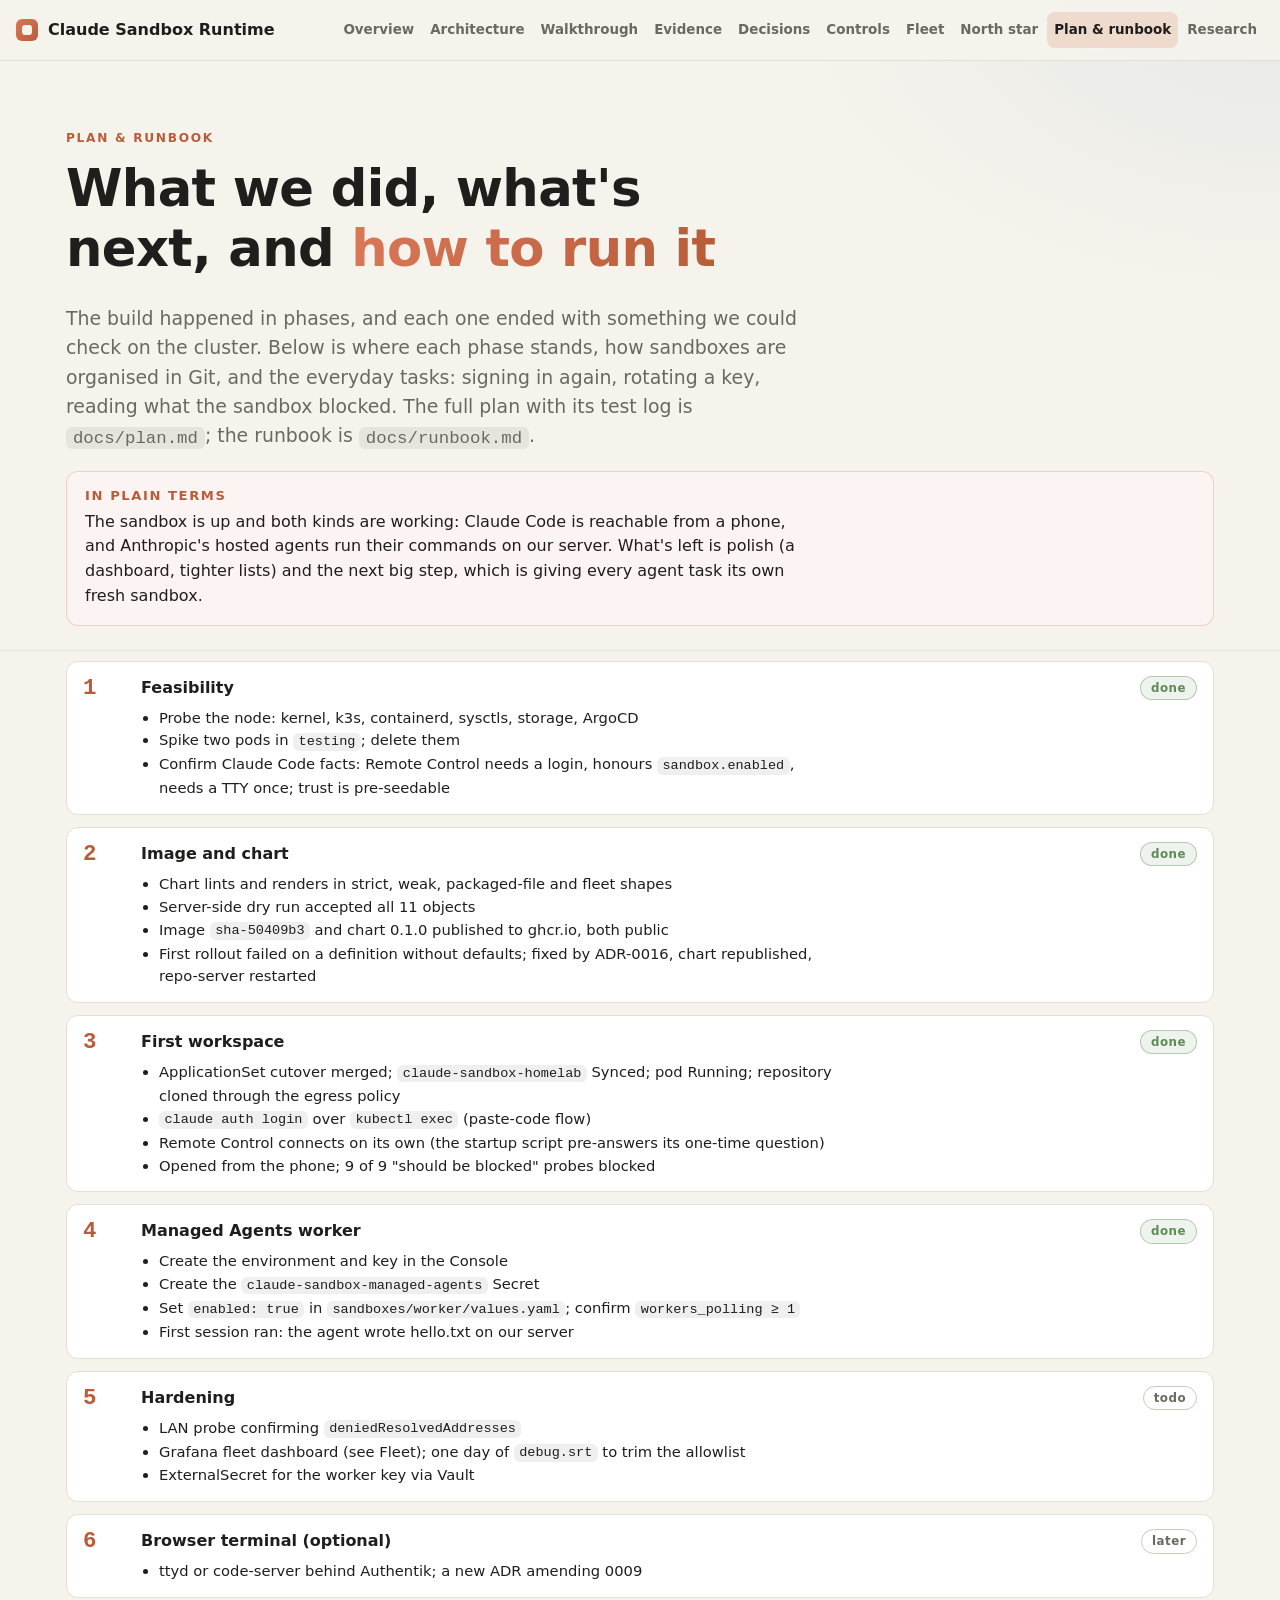
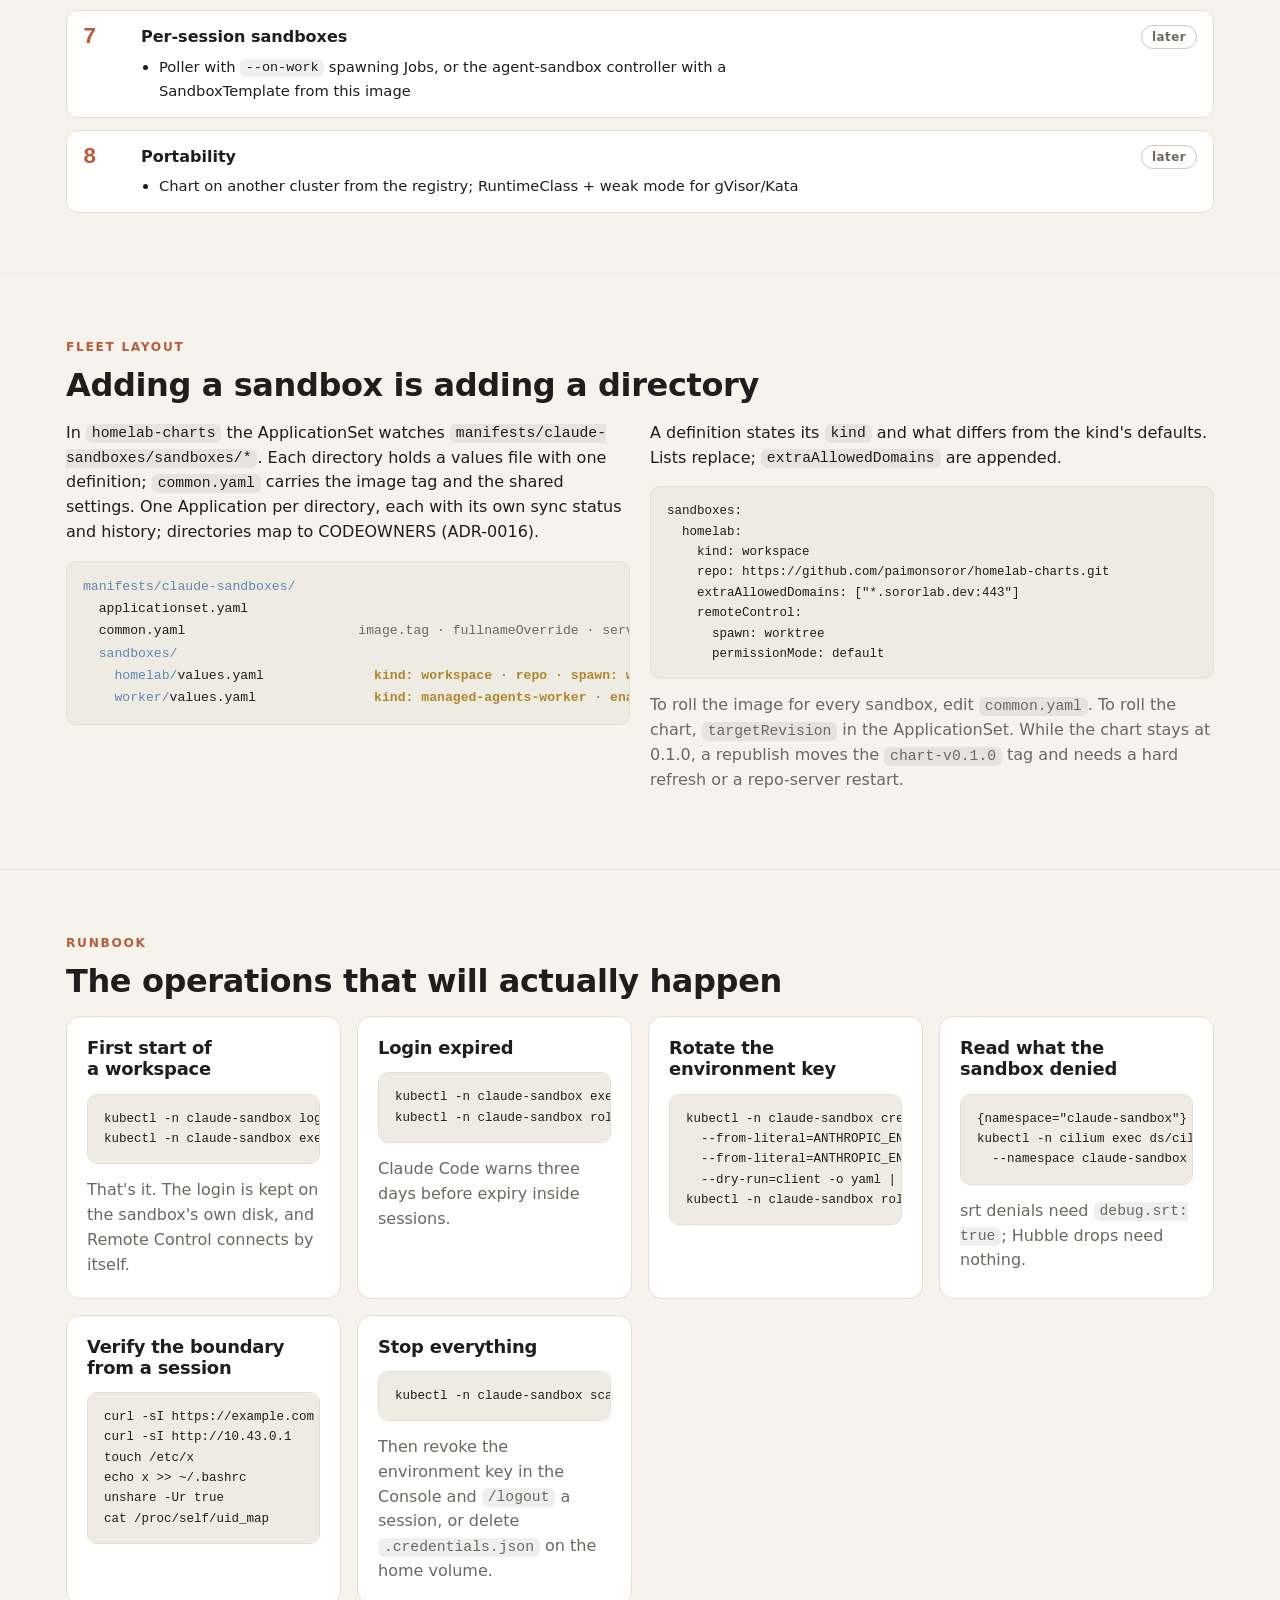
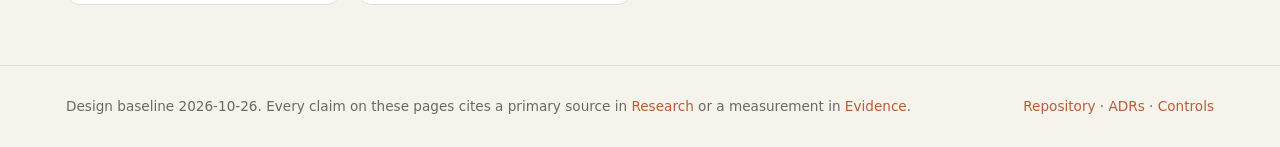
<file: site/plan.html>
<!doctype html>
<html lang="en">
<head>
<meta charset="utf-8">
<meta name="viewport" content="width=device-width, initial-scale=1, viewport-fit=cover">
<title>Plan &amp; runbook · Claude Sandbox Runtime</title>
<meta name="description" content="The phased plan with its human steps, the fleet layout, and the runbook for first start, login renewal, key rotation, reading denials and recovery.">
<link rel="stylesheet" href="assets/site.css?v=20261027e">
<script src="assets/site.js?v=20261027e"></script>
</head>
<body>
<header id="site-header"></header>

<section class="hero" style="padding-bottom:20px">
  <div class="wrap">
    <span class="eyebrow">Plan &amp; runbook</span>
    <h1>What we did, what's next, and <span>how to run it</span></h1>
    <p class="lede">The build happened in phases, and each one ended with something we could check on the cluster. Below is where each phase stands, how sandboxes are organised in Git, and the everyday tasks: signing in again, rotating a key, reading what the sandbox blocked. The full plan with its test log is <code>docs/plan.md</code>; the runbook is <code>docs/runbook.md</code>.</p>
    <div class="plain">
      <h3>In plain terms</h3>
      <p>The sandbox is up and both kinds are working: Claude Code is reachable from a phone, and Anthropic's hosted agents run their commands on our server. What's left is polish (a dashboard, tighter lists) and the next big step, which is giving every agent task its own fresh sandbox.</p>
    </div>
  </div>
</section>

<section style="padding-top:10px">
  <div class="wrap">
    <div class="phases">
      <div class="phase reveal"><div><b>Feasibility</b><ul><li>Probe the node: kernel, k3s, containerd, sysctls, storage, ArgoCD</li><li>Spike two pods in <code>testing</code>; delete them</li><li>Confirm Claude Code facts: Remote Control needs a login, honours <code>sandbox.enabled</code>, needs a TTY once; trust is pre-seedable</li></ul></div><span class="pill ok">done</span></div>
      <div class="phase reveal d1"><div><b>Image and chart</b><ul><li>Chart lints and renders in strict, weak, packaged-file and fleet shapes</li><li>Server-side dry run accepted all 11 objects</li><li>Image <code>sha-50409b3</code> and chart 0.1.0 published to ghcr.io, both public</li><li>First rollout failed on a definition without defaults; fixed by ADR-0016, chart republished, repo-server restarted</li></ul></div><span class="pill ok">done</span></div>
      <div class="phase reveal d2"><div><b>First workspace</b><ul><li>ApplicationSet cutover merged; <code>claude-sandbox-homelab</code> Synced; pod Running; repository cloned through the egress policy</li><li><code>claude auth login</code> over <code>kubectl exec</code> (paste-code flow)</li><li>Remote Control connects on its own (the startup script pre-answers its one-time question)</li><li>Opened from the phone; 9 of 9 "should be blocked" probes blocked</li></ul></div><span class="pill ok">done</span></div>
      <div class="phase reveal d3"><div><b>Managed Agents worker</b><ul><li>Create the environment and key in the Console</li><li>Create the <code>claude-sandbox-managed-agents</code> Secret</li><li>Set <code>enabled: true</code> in <code>sandboxes/worker/values.yaml</code>; confirm <code>workers_polling ≥ 1</code></li><li>First session ran: the agent wrote hello.txt on our server</li></ul></div><span class="pill ok">done</span></div>
      <div class="phase reveal"><div><b>Hardening</b><ul><li>LAN probe confirming <code>deniedResolvedAddresses</code></li><li>Grafana fleet dashboard (see Fleet); one day of <code>debug.srt</code> to trim the allowlist</li><li>ExternalSecret for the worker key via Vault</li></ul></div><span class="pill">todo</span></div>
      <div class="phase reveal d1"><div><b>Browser terminal (optional)</b><ul><li>ttyd or code-server behind Authentik; a new ADR amending 0009</li></ul></div><span class="pill">later</span></div>
      <div class="phase reveal d2"><div><b>Per-session sandboxes</b><ul><li>Poller with <code>--on-work</code> spawning Jobs, or the agent-sandbox controller with a SandboxTemplate from this image</li></ul></div><span class="pill">later</span></div>
      <div class="phase reveal d3"><div><b>Portability</b><ul><li>Chart on another cluster from the registry; RuntimeClass + weak mode for gVisor/Kata</li></ul></div><span class="pill">later</span></div>
    </div>
  </div>
</section>

<section id="fleet">
  <div class="wrap">
    <span class="eyebrow">Fleet layout</span>
    <h2>Adding a sandbox is adding a directory</h2>
    <div class="split">
      <div>
        <p>In <code>homelab-charts</code> the ApplicationSet watches <code>manifests/claude-sandboxes/sandboxes/*</code>. Each directory holds a values file with one definition; <code>common.yaml</code> carries the image tag and the shared settings. One Application per directory, each with its own sync status and history; directories map to CODEOWNERS (ADR-0016).</p>
<pre class="tree"><span class="dir">manifests/claude-sandboxes/</span>
  applicationset.yaml
  common.yaml                      <span class="gen">image.tag · fullnameOverride · serviceAccount.create: false</span>
  <span class="dir">sandboxes/</span>
    <span class="dir">homelab/</span>values.yaml              <span class="edit">kind: workspace · repo · spawn: worktree</span>
    <span class="dir">worker/</span>values.yaml               <span class="edit">kind: managed-agents-worker · enabled: false</span></pre>
      </div>
      <div>
        <p>A definition states its <code>kind</code> and what differs from the kind's defaults. Lists replace; <code>extraAllowedDomains</code> are appended.</p>
<pre><code>sandboxes:
  homelab:
    kind: workspace
    repo: https://github.com/paimonsoror/homelab-charts.git
    extraAllowedDomains: ["*.sororlab.dev:443"]
    remoteControl:
      spawn: worktree
      permissionMode: default</code></pre>
        <p class="muted">To roll the image for every sandbox, edit <code>common.yaml</code>. To roll the chart, <code>targetRevision</code> in the ApplicationSet. While the chart stays at 0.1.0, a republish moves the <code>chart-v0.1.0</code> tag and needs a hard refresh or a repo-server restart.</p>
      </div>
    </div>
  </div>
</section>

<section>
  <div class="wrap">
    <span class="eyebrow">Runbook</span>
    <h2>The operations that will actually happen</h2>
    <div class="cards">
      <div class="card reveal"><h3>First start of a workspace</h3><pre><code>kubectl -n claude-sandbox logs -f deploy/claude-sandbox-homelab
kubectl -n claude-sandbox exec -it deploy/claude-sandbox-homelab -- claude auth login</code></pre><p class="muted">That's it. The login is kept on the sandbox's own disk, and Remote Control connects by itself.</p></div>
      <div class="card reveal d1"><h3>Login expired</h3><pre><code>kubectl -n claude-sandbox exec -it deploy/claude-sandbox-homelab -- claude auth login
kubectl -n claude-sandbox rollout restart deploy/claude-sandbox-homelab</code></pre><p class="muted">Claude Code warns three days before expiry inside sessions.</p></div>
      <div class="card reveal d2"><h3>Rotate the environment key</h3><pre><code>kubectl -n claude-sandbox create secret generic claude-sandbox-managed-agents \
  --from-literal=ANTHROPIC_ENVIRONMENT_ID=env_... \
  --from-literal=ANTHROPIC_ENVIRONMENT_KEY=... \
  --dry-run=client -o yaml | kubectl apply -f -
kubectl -n claude-sandbox rollout restart deploy/claude-sandbox-worker</code></pre></div>
      <div class="card reveal d3"><h3>Read what the sandbox denied</h3><pre><code>{namespace="claude-sandbox"} |~ "blocked|denied|violation"
kubectl -n cilium exec ds/cilium -- hubble observe \
  --namespace claude-sandbox --verdict DROPPED --last 50</code></pre><p class="muted">srt denials need <code>debug.srt: true</code>; Hubble drops need nothing.</p></div>
      <div class="card reveal"><h3>Verify the boundary from a session</h3><pre><code>curl -sI https://example.com      # 403: not allowlisted
curl -sI http://10.43.0.1         # blocked: guard + CNI
touch /etc/x                      # read-only root
echo x >> ~/.bashrc               # mandatory write deny
unshare -Ur true                  # nested userns refused
cat /proc/self/uid_map            # 0 &lt;host uid&gt; 65536</code></pre></div>
      <div class="card reveal d1"><h3>Stop everything</h3><pre><code>kubectl -n claude-sandbox scale deploy --all --replicas=0</code></pre><p class="muted">Then revoke the environment key in the Console and <code>/logout</code> a session, or delete <code>.credentials.json</code> on the home volume.</p></div>
    </div>
  </div>
</section>

<footer id="site-footer"></footer>
</body>
</html>
</file>
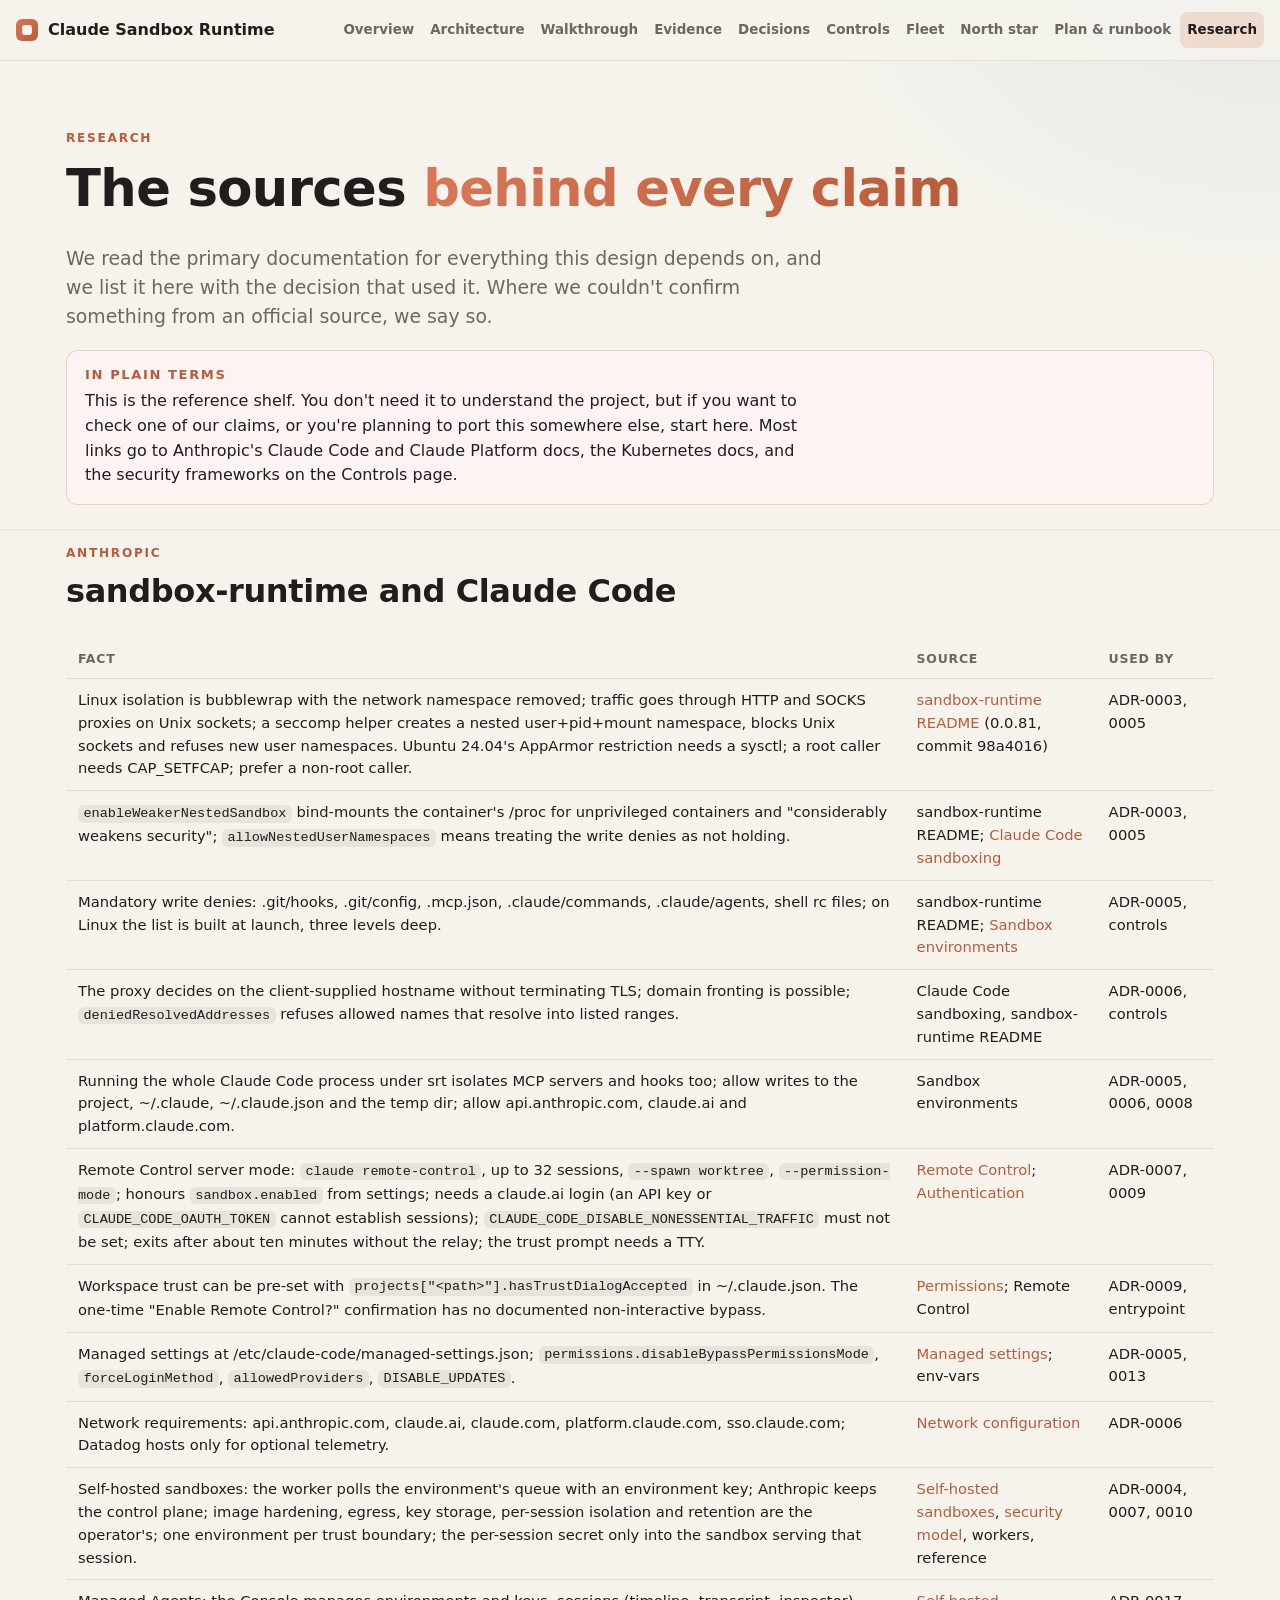
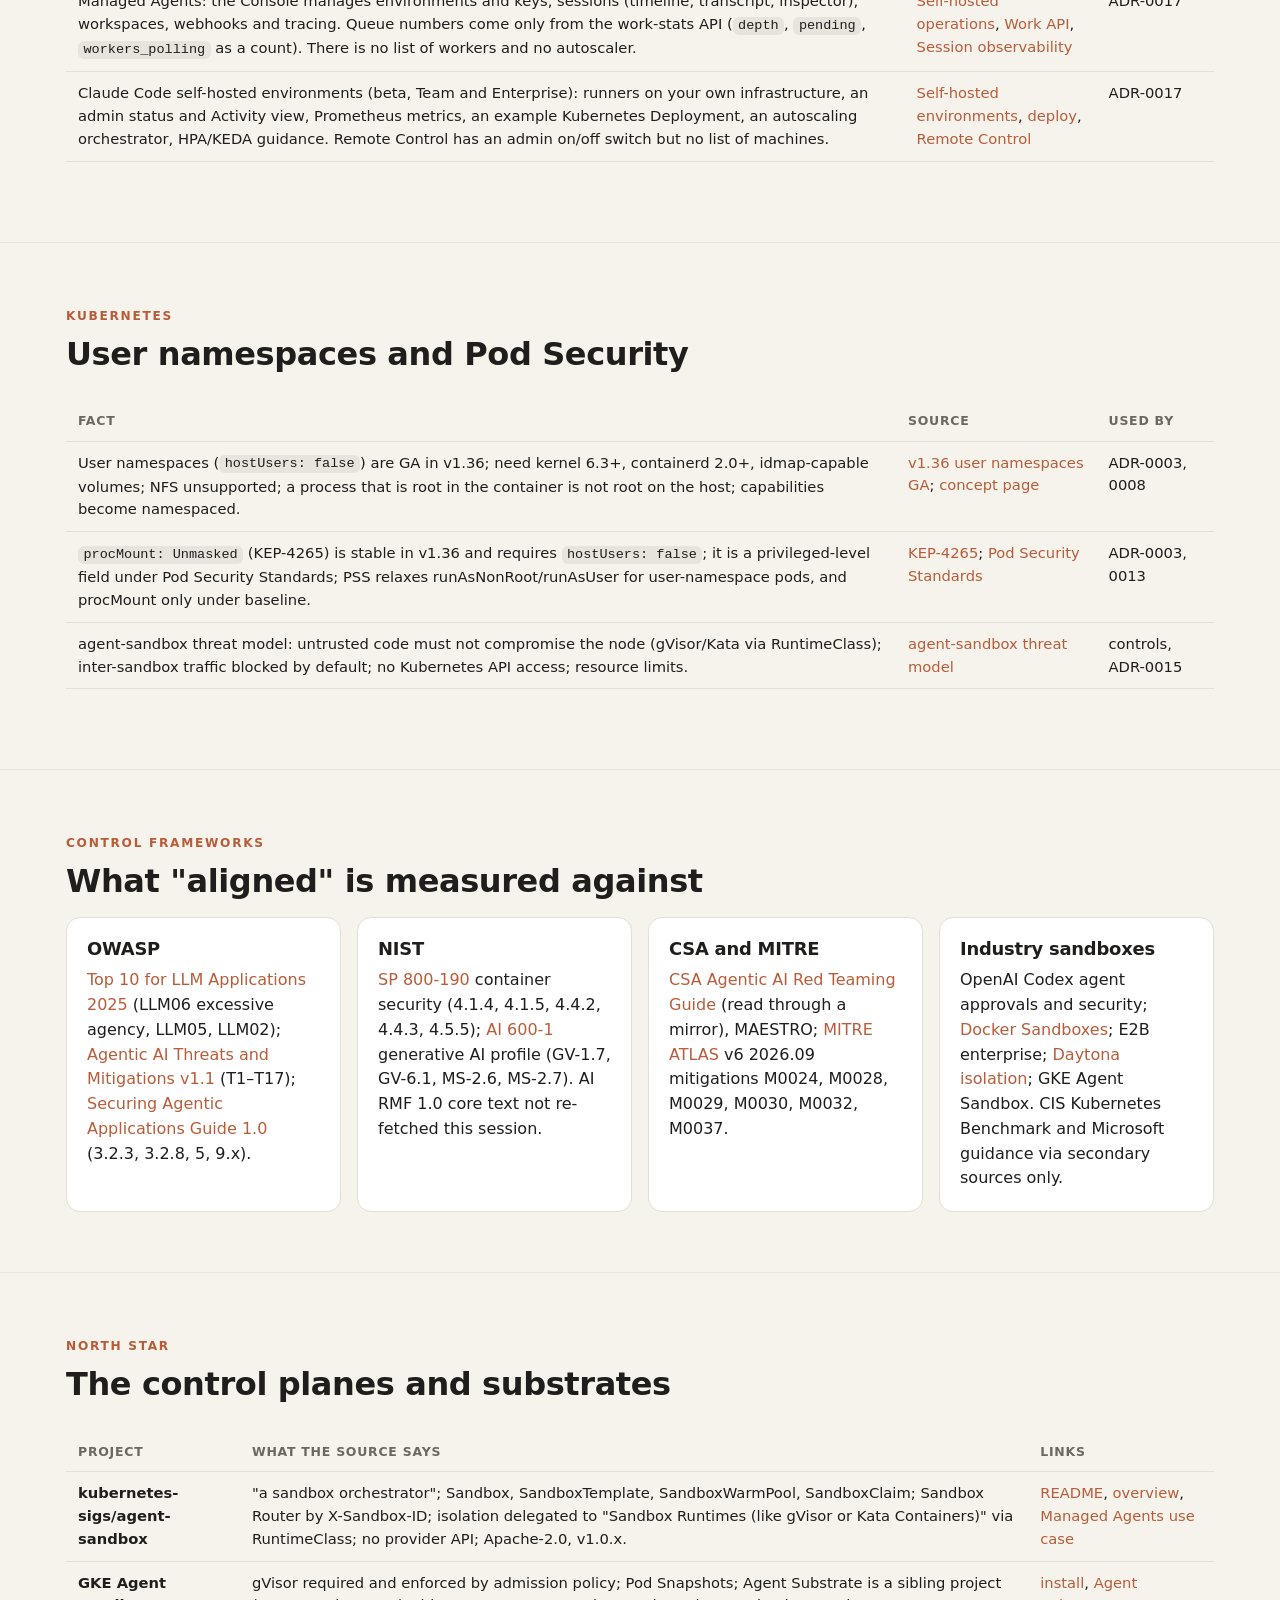
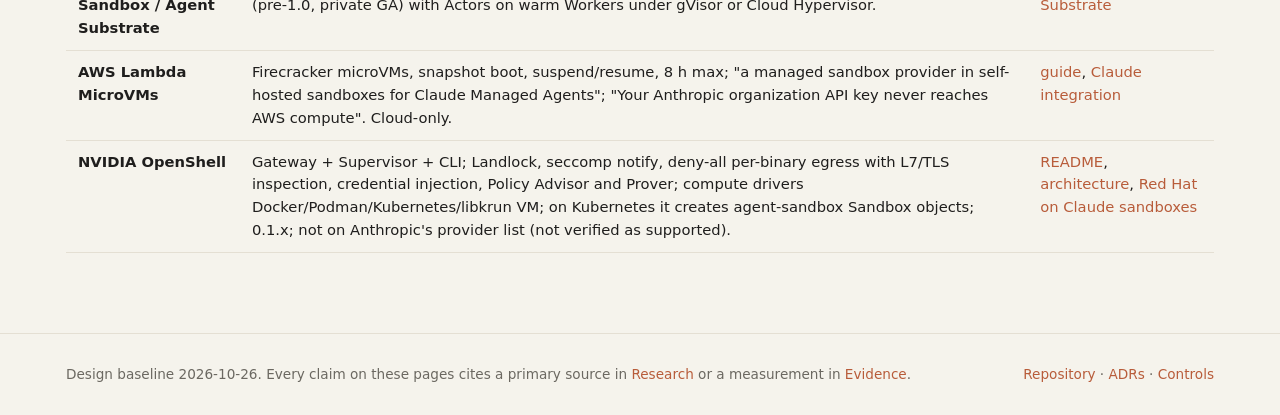
<file: site/research.html>
<!doctype html>
<html lang="en">
<head>
<meta charset="utf-8">
<meta name="viewport" content="width=device-width, initial-scale=1, viewport-fit=cover">
<title>Research · Claude Sandbox Runtime</title>
<meta name="description" content="The primary sources the design rests on: Anthropic's sandbox-runtime and Claude Code documentation, Kubernetes user namespaces, the control frameworks, and the north-star projects.">
<link rel="stylesheet" href="assets/site.css?v=20261027e">
<script src="assets/site.js?v=20261027e"></script>
</head>
<body>
<header id="site-header"></header>

<section class="hero" style="padding-bottom:20px">
  <div class="wrap">
    <span class="eyebrow">Research</span>
    <h1>The sources <span>behind every claim</span></h1>
    <p class="lede">We read the primary documentation for everything this design depends on, and we list it here with the decision that used it. Where we couldn't confirm something from an official source, we say so.</p>
    <div class="plain">
      <h3>In plain terms</h3>
      <p>This is the reference shelf. You don't need it to understand the project, but if you want to check one of our claims, or you're planning to port this somewhere else, start here. Most links go to Anthropic's Claude Code and Claude Platform docs, the Kubernetes docs, and the security frameworks on the Controls page.</p>
    </div>
  </div>
</section>

<section style="padding-top:10px">
  <div class="wrap">
    <span class="eyebrow">Anthropic</span>
    <h2>sandbox-runtime and Claude Code</h2>
    <div class="table-wrap"><table>
      <thead><tr><th>Fact</th><th>Source</th><th>Used by</th></tr></thead>
      <tbody>
        <tr><td>Linux isolation is bubblewrap with the network namespace removed; traffic goes through HTTP and SOCKS proxies on Unix sockets; a seccomp helper creates a nested user+pid+mount namespace, blocks Unix sockets and refuses new user namespaces. Ubuntu 24.04's AppArmor restriction needs a sysctl; a root caller needs CAP_SETFCAP; prefer a non-root caller.</td><td><a href="https://github.com/anthropics/sandbox-runtime" rel="noopener">sandbox-runtime README</a> (0.0.81, commit 98a4016)</td><td>ADR-0003, 0005</td></tr>
        <tr><td><code>enableWeakerNestedSandbox</code> bind-mounts the container's /proc for unprivileged containers and "considerably weakens security"; <code>allowNestedUserNamespaces</code> means treating the write denies as not holding.</td><td>sandbox-runtime README; <a href="https://code.claude.com/docs/en/sandboxing" rel="noopener">Claude Code sandboxing</a></td><td>ADR-0003, 0005</td></tr>
        <tr><td>Mandatory write denies: .git/hooks, .git/config, .mcp.json, .claude/commands, .claude/agents, shell rc files; on Linux the list is built at launch, three levels deep.</td><td>sandbox-runtime README; <a href="https://code.claude.com/docs/en/sandbox-environments" rel="noopener">Sandbox environments</a></td><td>ADR-0005, controls</td></tr>
        <tr><td>The proxy decides on the client-supplied hostname without terminating TLS; domain fronting is possible; <code>deniedResolvedAddresses</code> refuses allowed names that resolve into listed ranges.</td><td>Claude Code sandboxing, sandbox-runtime README</td><td>ADR-0006, controls</td></tr>
        <tr><td>Running the whole Claude Code process under srt isolates MCP servers and hooks too; allow writes to the project, ~/.claude, ~/.claude.json and the temp dir; allow api.anthropic.com, claude.ai and platform.claude.com.</td><td>Sandbox environments</td><td>ADR-0005, 0006, 0008</td></tr>
        <tr><td>Remote Control server mode: <code>claude remote-control</code>, up to 32 sessions, <code>--spawn worktree</code>, <code>--permission-mode</code>; honours <code>sandbox.enabled</code> from settings; needs a claude.ai login (an API key or <code>CLAUDE_CODE_OAUTH_TOKEN</code> cannot establish sessions); <code>CLAUDE_CODE_DISABLE_NONESSENTIAL_TRAFFIC</code> must not be set; exits after about ten minutes without the relay; the trust prompt needs a TTY.</td><td><a href="https://code.claude.com/docs/en/remote-control" rel="noopener">Remote Control</a>; <a href="https://code.claude.com/docs/en/authentication" rel="noopener">Authentication</a></td><td>ADR-0007, 0009</td></tr>
        <tr><td>Workspace trust can be pre-set with <code>projects["&lt;path&gt;"].hasTrustDialogAccepted</code> in ~/.claude.json. The one-time "Enable Remote Control?" confirmation has no documented non-interactive bypass.</td><td><a href="https://code.claude.com/docs/en/permissions" rel="noopener">Permissions</a>; Remote Control</td><td>ADR-0009, entrypoint</td></tr>
        <tr><td>Managed settings at /etc/claude-code/managed-settings.json; <code>permissions.disableBypassPermissionsMode</code>, <code>forceLoginMethod</code>, <code>allowedProviders</code>, <code>DISABLE_UPDATES</code>.</td><td><a href="https://code.claude.com/docs/en/managed-settings" rel="noopener">Managed settings</a>; env-vars</td><td>ADR-0005, 0013</td></tr>
        <tr><td>Network requirements: api.anthropic.com, claude.ai, claude.com, platform.claude.com, sso.claude.com; Datadog hosts only for optional telemetry.</td><td><a href="https://code.claude.com/docs/en/network-config" rel="noopener">Network configuration</a></td><td>ADR-0006</td></tr>
        <tr><td>Self-hosted sandboxes: the worker polls the environment's queue with an environment key; Anthropic keeps the control plane; image hardening, egress, key storage, per-session isolation and retention are the operator's; one environment per trust boundary; the per-session secret only into the sandbox serving that session.</td><td><a href="https://platform.claude.com/docs/en/managed-agents/self-hosted-sandboxes" rel="noopener">Self-hosted sandboxes</a>, <a href="https://platform.claude.com/docs/en/managed-agents/self-hosted-sandboxes-security" rel="noopener">security model</a>, workers, reference</td><td>ADR-0004, 0007, 0010</td></tr>
        <tr><td>Managed Agents: the Console manages environments and keys, sessions (timeline, transcript, inspector), workspaces, webhooks and tracing. Queue numbers come only from the work-stats API (<code>depth</code>, <code>pending</code>, <code>workers_polling</code> as a count). There is no list of workers and no autoscaler.</td><td><a href="https://platform.claude.com/docs/en/managed-agents/self-hosted-sandboxes-operations" rel="noopener">Self-hosted operations</a>, <a href="https://platform.claude.com/docs/en/api/beta/environments/work" rel="noopener">Work API</a>, <a href="https://platform.claude.com/docs/en/managed-agents/session-observability" rel="noopener">Session observability</a></td><td>ADR-0017</td></tr>
        <tr><td>Claude Code self-hosted environments (beta, Team and Enterprise): runners on your own infrastructure, an admin status and Activity view, Prometheus metrics, an example Kubernetes Deployment, an autoscaling orchestrator, HPA/KEDA guidance. Remote Control has an admin on/off switch but no list of machines.</td><td><a href="https://code.claude.com/docs/en/self-hosted-environments" rel="noopener">Self-hosted environments</a>, <a href="https://code.claude.com/docs/en/self-hosted-environments-deploy" rel="noopener">deploy</a>, <a href="https://code.claude.com/docs/en/remote-control" rel="noopener">Remote Control</a></td><td>ADR-0017</td></tr>
      </tbody>
    </table></div>
  </div>
</section>

<section>
  <div class="wrap">
    <span class="eyebrow">Kubernetes</span>
    <h2>User namespaces and Pod Security</h2>
    <div class="table-wrap"><table>
      <thead><tr><th>Fact</th><th>Source</th><th>Used by</th></tr></thead>
      <tbody>
        <tr><td>User namespaces (<code>hostUsers: false</code>) are GA in v1.36; need kernel 6.3+, containerd 2.0+, idmap-capable volumes; NFS unsupported; a process that is root in the container is not root on the host; capabilities become namespaced.</td><td><a href="https://kubernetes.io/blog/2026/04/23/kubernetes-v1-36-userns-ga/" rel="noopener">v1.36 user namespaces GA</a>; <a href="https://kubernetes.io/docs/concepts/workloads/pods/user-namespaces/" rel="noopener">concept page</a></td><td>ADR-0003, 0008</td></tr>
        <tr><td><code>procMount: Unmasked</code> (KEP-4265) is stable in v1.36 and requires <code>hostUsers: false</code>; it is a privileged-level field under Pod Security Standards; PSS relaxes runAsNonRoot/runAsUser for user-namespace pods, and procMount only under baseline.</td><td><a href="https://www.kubernetes.dev/resources/keps/4265/" rel="noopener">KEP-4265</a>; <a href="https://kubernetes.io/docs/concepts/security/pod-security-standards/" rel="noopener">Pod Security Standards</a></td><td>ADR-0003, 0013</td></tr>
        <tr><td>agent-sandbox threat model: untrusted code must not compromise the node (gVisor/Kata via RuntimeClass); inter-sandbox traffic blocked by default; no Kubernetes API access; resource limits.</td><td><a href="https://github.com/kubernetes-sigs/agent-sandbox/blob/main/docs/security/threat_model.md" rel="noopener">agent-sandbox threat model</a></td><td>controls, ADR-0015</td></tr>
      </tbody>
    </table></div>
  </div>
</section>

<section>
  <div class="wrap">
    <span class="eyebrow">Control frameworks</span>
    <h2>What "aligned" is measured against</h2>
    <div class="cards">
      <div class="card reveal"><h3>OWASP</h3><p><a href="https://genai.owasp.org/llm-top-10/" rel="noopener">Top 10 for LLM Applications 2025</a> (LLM06 excessive agency, LLM05, LLM02); <a href="https://genai.owasp.org/resource/agentic-ai-threats-and-mitigations/" rel="noopener">Agentic AI Threats and Mitigations v1.1</a> (T1–T17); <a href="https://genai.owasp.org/resource/securing-agentic-applications-guide-1-0/" rel="noopener">Securing Agentic Applications Guide 1.0</a> (3.2.3, 3.2.8, 5, 9.x).</p></div>
      <div class="card reveal d1"><h3>NIST</h3><p><a href="https://nvlpubs.nist.gov/nistpubs/SpecialPublications/NIST.SP.800-190.pdf" rel="noopener">SP 800-190</a> container security (4.1.4, 4.1.5, 4.4.2, 4.4.3, 4.5.5); <a href="https://nvlpubs.nist.gov/nistpubs/ai/NIST.AI.600-1.pdf" rel="noopener">AI 600-1</a> generative AI profile (GV-1.7, GV-6.1, MS-2.6, MS-2.7). AI RMF 1.0 core text not re-fetched this session.</p></div>
      <div class="card reveal d2"><h3>CSA and MITRE</h3><p><a href="https://www.cloudsecurityalliance.org/artifacts/agentic-ai-red-teaming-guide" rel="noopener">CSA Agentic AI Red Teaming Guide</a> (read through a mirror), MAESTRO; <a href="https://github.com/mitre-atlas/atlas-data" rel="noopener">MITRE ATLAS</a> v6 2026.09 mitigations M0024, M0028, M0029, M0030, M0032, M0037.</p></div>
      <div class="card reveal d3"><h3>Industry sandboxes</h3><p>OpenAI Codex agent approvals and security; <a href="https://docs.docker.com/ai/sandboxes/security/" rel="noopener">Docker Sandboxes</a>; E2B enterprise; <a href="https://www.daytona.io/docs/en/isolation" rel="noopener">Daytona isolation</a>; GKE Agent Sandbox. CIS Kubernetes Benchmark and Microsoft guidance via secondary sources only.</p></div>
    </div>
  </div>
</section>

<section>
  <div class="wrap">
    <span class="eyebrow">North star</span>
    <h2>The control planes and substrates</h2>
    <div class="table-wrap"><table>
      <thead><tr><th>Project</th><th>What the source says</th><th>Links</th></tr></thead>
      <tbody>
        <tr><td><b>kubernetes-sigs/agent-sandbox</b></td><td>"a sandbox orchestrator"; Sandbox, SandboxTemplate, SandboxWarmPool, SandboxClaim; Sandbox Router by X-Sandbox-ID; isolation delegated to "Sandbox Runtimes (like gVisor or Kata Containers)" via RuntimeClass; no provider API; Apache-2.0, v1.0.x.</td><td><a href="https://github.com/kubernetes-sigs/agent-sandbox" rel="noopener">README</a>, <a href="https://agent-sandbox.sigs.k8s.io/docs/getting_started/overview/" rel="noopener">overview</a>, <a href="https://agent-sandbox.sigs.k8s.io/docs/use-cases/anthropic-managed-agents/" rel="noopener">Managed Agents use case</a></td></tr>
        <tr><td><b>GKE Agent Sandbox / Agent Substrate</b></td><td>gVisor required and enforced by admission policy; Pod Snapshots; Agent Substrate is a sibling project (pre-1.0, private GA) with Actors on warm Workers under gVisor or Cloud Hypervisor.</td><td><a href="https://docs.cloud.google.com/kubernetes-engine/docs/how-to/how-install-agent-sandbox" rel="noopener">install</a>, <a href="https://docs.cloud.google.com/kubernetes-engine/ai-ml/about-agent-substrate" rel="noopener">Agent Substrate</a></td></tr>
        <tr><td><b>AWS Lambda MicroVMs</b></td><td>Firecracker microVMs, snapshot boot, suspend/resume, 8 h max; "a managed sandbox provider in self-hosted sandboxes for Claude Managed Agents"; "Your Anthropic organization API key never reaches AWS compute". Cloud-only.</td><td><a href="https://docs.aws.amazon.com/lambda/latest/dg/lambda-microvms-guide.html" rel="noopener">guide</a>, <a href="https://docs.aws.amazon.com/lambda/latest/dg/microvms-integrations-claude-managed-agents.html" rel="noopener">Claude integration</a></td></tr>
        <tr><td><b>NVIDIA OpenShell</b></td><td>Gateway + Supervisor + CLI; Landlock, seccomp notify, deny-all per-binary egress with L7/TLS inspection, credential injection, Policy Advisor and Prover; compute drivers Docker/Podman/Kubernetes/libkrun VM; on Kubernetes it creates agent-sandbox Sandbox objects; 0.1.x; not on Anthropic's provider list (not verified as supported).</td><td><a href="https://github.com/NVIDIA/OpenShell" rel="noopener">README</a>, <a href="https://docs.nvidia.com/openshell/dev/about/architecture" rel="noopener">architecture</a>, <a href="https://www.redhat.com/en/blog/bringing-claude-self-hosted-sandboxes-to-openshell-on-red-hat-ai" rel="noopener">Red Hat on Claude sandboxes</a></td></tr>
      </tbody>
    </table></div>
  </div>
</section>

<footer id="site-footer"></footer>
</body>
</html>
</file>
<file: site/assets/site.css>
/* Claude Sandbox Runtime site. Vanilla CSS, no build step, no external fonts.
   Layout: a narrow reading column (72ch) for prose, a wide stage (1180px) for animated diagrams.
   Light-first in the Claude palette (ivory ground, Claude orange accent); a dark theme mirrors every token. */
:root {
  color-scheme: light;
  --bg: #f5f3ec;          /* ivory */
  --bg-2: #eeebe2;
  --panel: #ffffff;
  --panel-2: #f8f6f0;
  --line: #e4dfd3;
  --line-2: #cfc8b8;
  --text: #1f1e1d;
  --muted: #6b6861;
  --accent: #d97757;      /* Claude orange: the sandbox runtime and this project */
  --accent-deep: #b85c3a; /* deeper terracotta for the headline gradient */
  --accent-2: #5f86b3;    /* slate blue: Anthropic cloud side (relay, API, queue) */
  --maestro: #7d6ea6;     /* violet: the agent (Claude Code / ant) */
  --key: #b0862c;         /* amber: secrets, keys, tokens */
  --ok: #5e8a55;
  --bad: #b5423f;
  --warn: #c27e2a;
  --idp: #bf5e86;         /* pink: the owner's devices and identity */
  --radius: 14px;
  --maxw: 1180px;
  --font: ui-sans-serif, system-ui, -apple-system, "Segoe UI", Roboto, "Helvetica Neue", Arial, sans-serif;
  --mono: ui-monospace, SFMono-Regular, Menlo, Consolas, "Liberation Mono", monospace;
}
@media (prefers-color-scheme: dark) {
  :root:not([data-theme="light"]) {
    color-scheme: dark;
    --bg: #1c1a18; --bg-2: #232120; --panel: #2a2725; --panel-2: #332f2c; --line: #3b3733; --line-2: #514b44;
    --text: #f0ede6; --muted: #a8a298; --accent: #e8906e; --accent-deep: #d97757; --accent-2: #8fb0d8; --maestro: #a79ad0; --key: #d9ae4f;
    --ok: #7fb37a; --bad: #e07068; --warn: #e0a050; --idp: #d98ab0;
  }
}
:root[data-theme="dark"] {
  color-scheme: dark;
  --bg: #1c1a18; --bg-2: #232120; --panel: #2a2725; --panel-2: #332f2c; --line: #3b3733; --line-2: #514b44;
  --text: #f0ede6; --muted: #a8a298; --accent: #e8906e; --accent-deep: #d97757; --accent-2: #8fb0d8; --maestro: #a79ad0; --key: #d9ae4f;
  --ok: #7fb37a; --bad: #e07068; --warn: #e0a050; --idp: #d98ab0;
}

* { box-sizing: border-box; }
html { scroll-behavior: smooth; }
body {
  margin: 0; background: var(--bg); color: var(--text); font-family: var(--font); line-height: 1.55; font-size: 16px;
  -webkit-font-smoothing: antialiased;
  background-image: radial-gradient(900px 480px at 8% -10%, color-mix(in srgb, var(--accent) 12%, transparent), transparent 60%),
                    radial-gradient(800px 480px at 100% 0%, color-mix(in srgb, var(--accent-2) 9%, transparent), transparent 60%);
}
a { color: var(--accent-deep); text-decoration: none; }
a:hover { text-decoration: underline; }
:focus-visible { outline: 2px solid var(--accent); outline-offset: 2px; }
code, pre, kbd { font-family: var(--mono); font-size: .92em; }
code { background: color-mix(in srgb, var(--text) 7%, transparent); padding: .1em .4em; border-radius: 6px; }
pre { background: var(--bg-2); border: 1px solid var(--line); border-radius: 10px; padding: 14px 16px; overflow-x: auto; line-height: 1.5; margin: 14px 0; font-size: .85rem; }
pre code { background: none; padding: 0; }
h1, h2, h3, h4 { line-height: 1.18; margin: 0 0 .5em; letter-spacing: -.012em; text-wrap: balance; }
h1 { font-size: clamp(2rem, 4.6vw, 3.2rem); font-weight: 800; }
h2 { font-size: clamp(1.45rem, 2.8vw, 2rem); font-weight: 750; }
h3 { font-size: 1.12rem; font-weight: 700; }
p { margin: 0 0 1em; }
p, li { max-width: 72ch; }
.muted { color: var(--muted); }
.wrap { max-width: var(--maxw); margin: 0 auto; padding-left: max(16px, env(safe-area-inset-left, 0px)); padding-right: max(16px, env(safe-area-inset-right, 0px)); }
.lede { font-size: 1.18rem; color: var(--muted); max-width: 64ch; }
section { padding-block: 60px; }
section + section { border-top: 1px solid color-mix(in srgb, var(--text) 6%, transparent); }
.eyebrow { display: inline-block; font-size: .76rem; letter-spacing: .14em; text-transform: uppercase; color: var(--accent-deep); font-weight: 700; margin-bottom: 10px; }
.eyebrow.sn { color: var(--accent-2); } .eyebrow.key { color: var(--key); } .eyebrow.idp { color: var(--idp); } .eyebrow.maestro { color: var(--maestro); }

/* Header & footer */
.site-header { position: sticky; top: env(safe-area-inset-top, 0px); z-index: 50; backdrop-filter: blur(10px); background: color-mix(in srgb, var(--bg) 84%, transparent); border-bottom: 1px solid var(--line); }
.site-header .wrap { display: flex; align-items: center; gap: 14px; min-height: 60px; max-width: 1480px; }
.brand { display: flex; align-items: center; gap: 10px; font-weight: 800; color: var(--text); white-space: nowrap; }
.brand:hover { text-decoration: none; }
.brand .mark { width: 22px; height: 22px; border-radius: 6px; background: linear-gradient(135deg, var(--accent), var(--accent-deep)); display: inline-block; position: relative; }
.brand .mark::after { content: ""; position: absolute; inset: 6px; border-radius: 3px; background: var(--bg); }
.brand .tagline { font-weight: 500; color: var(--muted); }
@media (max-width: 2000px) { .brand .tagline { display: none; } }
.nav { display: flex; gap: 2px; margin-left: auto; flex-wrap: wrap; }
.nav a { color: var(--muted); padding: 8px 10px; border-radius: 8px; font-size: .9rem; font-weight: 600; }
.nav a:hover { color: var(--text); background: color-mix(in srgb, var(--text) 6%, transparent); text-decoration: none; }
.nav a.active { color: var(--text); background: color-mix(in srgb, var(--accent) 20%, transparent); }
.nav-toggle { display: none; margin-left: auto; background: none; border: 1px solid var(--line-2); color: var(--text); border-radius: 8px; padding: 6px 10px; font: inherit; }
@media (max-width: 1500px) { .nav a { padding: 8px 7px; font-size: .84rem; } }
@media (max-width: 900px) {
  .nav { display: none; position: absolute; left: 0; right: 0; top: 60px; background: var(--bg-2); flex-direction: column; padding: 10px 16px 16px; border-bottom: 1px solid var(--line); }
  .nav.open { display: flex; }
  .nav-toggle { display: inline-block; }
}
.site-footer { border-top: 1px solid var(--line); padding-block: 30px; color: var(--muted); font-size: .85rem; }
.site-footer .wrap { display: flex; gap: 16px; flex-wrap: wrap; justify-content: space-between; }

/* Hero */
.hero { padding-block: 64px 36px; }
.hero .grid { display: grid; grid-template-columns: 0.85fr 1.15fr; gap: 36px; align-items: center; }
@media (max-width: 980px) { .hero .grid { grid-template-columns: 1fr; } }
.hero h1 span { background: linear-gradient(90deg, var(--accent), var(--accent-deep)); -webkit-background-clip: text; background-clip: text; color: transparent; }
.cta { display: flex; gap: 12px; flex-wrap: wrap; margin-top: 22px; }
.btn { display: inline-flex; align-items: center; gap: 8px; padding: 10px 16px; border-radius: 10px; font-weight: 700; border: 1px solid var(--line-2); color: var(--text); background: var(--panel); cursor: pointer; font: inherit; font-size: .93rem; transition: transform .15s ease, background .15s ease; }
.btn:hover { text-decoration: none; transform: translateY(-1px); background: var(--panel-2); }
.btn.primary { background: linear-gradient(135deg, var(--accent), var(--accent-deep)); border-color: transparent; color: #fff8f3; }
.btn.small { padding: 7px 12px; font-size: .84rem; }
.btn[disabled] { opacity: .5; cursor: default; transform: none; }

/* Cards, pills, stats, tables */
.cards { display: grid; grid-template-columns: repeat(auto-fit, minmax(250px, 1fr)); gap: 16px; }
.card { background: var(--panel); border: 1px solid var(--line); border-radius: var(--radius); padding: 20px; min-width: 0; transition: border-color .2s ease, transform .2s ease; }
.card:hover { border-color: var(--line-2); transform: translateY(-2px); }
.card h3 { display: flex; align-items: center; gap: 10px; }
.card p:last-child { margin-bottom: 0; }
.card .n { font-family: var(--mono); color: var(--accent-deep); font-weight: 800; font-size: .85rem; }
.pill { display: inline-block; padding: 2px 10px; border-radius: 999px; font-size: .74rem; font-weight: 700; letter-spacing: .04em; border: 1px solid var(--line-2); color: var(--muted); white-space: nowrap; }
.pill.ok { color: var(--ok); border-color: color-mix(in srgb, var(--ok) 40%, transparent); background: color-mix(in srgb, var(--ok) 10%, transparent); }
.pill.bad { color: var(--bad); border-color: color-mix(in srgb, var(--bad) 40%, transparent); background: color-mix(in srgb, var(--bad) 10%, transparent); }
.pill.warn { color: var(--warn); border-color: color-mix(in srgb, var(--warn) 40%, transparent); background: color-mix(in srgb, var(--warn) 10%, transparent); }
.pill.accent { color: var(--accent-deep); border-color: color-mix(in srgb, var(--accent) 45%, transparent); background: color-mix(in srgb, var(--accent) 12%, transparent); }
.pill.sn { color: var(--accent-2); border-color: color-mix(in srgb, var(--accent-2) 40%, transparent); background: color-mix(in srgb, var(--accent-2) 10%, transparent); }
.pill.key { color: var(--key); border-color: color-mix(in srgb, var(--key) 40%, transparent); background: color-mix(in srgb, var(--key) 10%, transparent); }
.stats { display: grid; grid-template-columns: repeat(auto-fit, minmax(150px, 1fr)); gap: 14px; margin-top: 24px; }
.stat { background: var(--panel); border: 1px solid var(--line); border-radius: 12px; padding: 16px; min-width: 0; }
.stat b { display: block; font-size: 1.6rem; font-weight: 800; letter-spacing: -.02em; font-variant-numeric: tabular-nums; }
.stat span { color: var(--muted); font-size: .86rem; }
table { width: 100%; border-collapse: collapse; font-size: .92rem; margin: 12px 0 20px; }
th, td { text-align: left; padding: 10px 12px; border-bottom: 1px solid var(--line); vertical-align: top; }
th { color: var(--muted); font-weight: 700; font-size: .78rem; letter-spacing: .06em; text-transform: uppercase; }
tr:hover td { background: color-mix(in srgb, var(--text) 2%, transparent); }
.table-wrap { overflow-x: auto; }
td p, td li { max-width: none; }

/* Stage (animated SVG) */
.stage { background: linear-gradient(180deg, var(--panel), var(--bg)); border: 1px solid var(--line); border-radius: var(--radius); padding: 14px 14px 0; position: relative; }
/* The drawing keeps a readable minimum width and scrolls sideways on a phone instead of shrinking to unreadable text. */
.flow-scroll { overflow-x: auto; -webkit-overflow-scrolling: touch; }
.stage svg { width: 100%; height: auto; display: block; }
.stage .caption { border-top: 1px solid var(--line); margin: 8px -14px 0; padding: 14px 18px 16px; font-size: 1rem; line-height: 1.5; color: var(--text); min-height: 4.6em; background: var(--panel); border-radius: 0 0 var(--radius) var(--radius); }
.hero.stacked .grid { grid-template-columns: 1fr; gap: 28px; }
.hero.stacked .lede { max-width: 72ch; }
.stage-controls { display: flex; gap: 8px; align-items: center; flex-wrap: wrap; margin: 12px 0; }
.stage-controls .spacer { flex: 1; }
.steps { display: flex; gap: 6px; margin: 12px 0; flex-wrap: wrap; }
.steps button { background: var(--panel); border: 1px solid var(--line); color: var(--muted); border-radius: 8px; padding: 6px 10px; font-size: .78rem; font-weight: 700; cursor: pointer; font-family: inherit; }
.steps button.current { color: var(--text); border-color: var(--accent); background: color-mix(in srgb, var(--accent) 16%, transparent); }
.steps button.done { color: var(--text); }
.progress { height: 4px; background: var(--line); border-radius: 4px; overflow: hidden; }
.progress i { display: block; height: 100%; width: 0; background: linear-gradient(90deg, var(--accent), var(--accent-deep)); transition: width .4s ease; }
.toggle { display: inline-flex; border: 1px solid var(--line-2); border-radius: 10px; overflow: hidden; }
.toggle button { background: none; border: 0; color: var(--muted); padding: 7px 12px; font-weight: 700; font-size: .84rem; cursor: pointer; font-family: inherit; }
.toggle button.on { background: color-mix(in srgb, var(--accent) 20%, transparent); color: var(--text); }

/* Flow SVG classes (used by the Flow engine in site.js) */
.flow .lane { fill: var(--muted); font-size: 12px; letter-spacing: .12em; text-transform: uppercase; font-weight: 700; font-family: var(--font); }
.flow .lane-line { stroke: var(--line); stroke-dasharray: 2 4; }
.flow .edge { fill: none; stroke: var(--line-2); stroke-width: 1.6; opacity: .75; transition: stroke .3s, opacity .3s; }
.flow .edge.dashed { stroke-dasharray: 4 5; opacity: .55; }
.flow .edge.hot { stroke: var(--accent); opacity: 1; }
.flow .edge.hot-sn { stroke: var(--accent-2); opacity: 1; }
.flow .edge.hot-key { stroke: var(--key); opacity: 1; }
.flow .edge.hot-idp { stroke: var(--idp); opacity: 1; }
.flow .edge.hot-maestro { stroke: var(--maestro); opacity: 1; }
.flow .edge.hot-ok { stroke: var(--ok); opacity: 1; }
.flow .edge.hot-bad { stroke: var(--bad); opacity: 1; }
.flow .node rect { fill: var(--panel); stroke: var(--line-2); stroke-width: 1.4; transition: stroke .25s, fill .25s, filter .25s; }
.flow .node text { fill: var(--text); font-family: var(--font); font-size: 15px; font-weight: 700; }
.flow .node text.sub { fill: var(--muted); font-size: 12px; font-weight: 500; }
.flow .node.active rect { stroke: var(--accent); filter: drop-shadow(0 0 10px color-mix(in srgb, var(--accent) 55%, transparent)); }
.flow .node.active-sn rect { stroke: var(--accent-2); filter: drop-shadow(0 0 10px color-mix(in srgb, var(--accent-2) 55%, transparent)); }
.flow .node.active-key rect { stroke: var(--key); filter: drop-shadow(0 0 10px color-mix(in srgb, var(--key) 55%, transparent)); }
.flow .node.active-idp rect { stroke: var(--idp); filter: drop-shadow(0 0 10px color-mix(in srgb, var(--idp) 55%, transparent)); }
.flow .node.active-maestro rect { stroke: var(--maestro); filter: drop-shadow(0 0 10px color-mix(in srgb, var(--maestro) 55%, transparent)); }
.flow .node.ok rect { stroke: var(--ok); }
.flow .node.bad rect { stroke: var(--bad); filter: drop-shadow(0 0 10px color-mix(in srgb, var(--bad) 50%, transparent)); }
.flow .node.off { opacity: .35; }
.flow .node.pulse rect { animation: nodePulse 1.1s ease-in-out infinite; }
@keyframes nodePulse { 0%,100% { filter: drop-shadow(0 0 4px color-mix(in srgb, var(--accent) 30%, transparent)); } 50% { filter: drop-shadow(0 0 14px color-mix(in srgb, var(--accent) 80%, transparent)); } }
.flow .node.kind-sn rect { stroke: color-mix(in srgb, var(--accent-2) 55%, var(--line-2)); }
.flow .node.kind-key rect { stroke: color-mix(in srgb, var(--key) 55%, var(--line-2)); }
.flow .node.kind-idp rect { stroke: color-mix(in srgb, var(--idp) 55%, var(--line-2)); }
.flow .node.kind-maestro rect { stroke: color-mix(in srgb, var(--maestro) 55%, var(--line-2)); }
.flow .node.kind-group rect { fill: transparent; stroke: var(--line); stroke-dasharray: 3 4; }
.flow .node.kind-group text { fill: var(--muted); font-size: 10px; letter-spacing: .08em; text-transform: uppercase; }
.flow .packet { filter: drop-shadow(0 0 6px currentColor); }
.flow .plabel { font-family: var(--mono); font-size: 11.5px; fill: #fffaf5; font-weight: 700; }
.flow .plabel-bg { opacity: .96; }
.flow .badge { font-family: var(--mono); font-size: 9px; fill: var(--text); }

/* Walkthrough */
/* Diagram full width on top; the story and the log side by side underneath. */
.walk { display: grid; grid-template-columns: 1fr; gap: 18px; align-items: start; }
.walk > * { min-width: 0; }
.narrative { background: var(--panel); border: 1px solid var(--line); border-radius: var(--radius); padding: 20px; min-width: 0; display: grid; grid-template-columns: 1fr 1fr; gap: 6px 24px; align-items: start; }
.narrative > .who, .narrative > h3, .narrative > p { grid-column: 1; }
.narrative > .log { grid-column: 2; grid-row: 1 / span 3; margin-top: 0; }
@media (max-width: 880px) { .narrative { grid-template-columns: 1fr; } .narrative > .log { grid-column: 1; grid-row: auto; margin-top: 10px; } }
.plain { background: color-mix(in srgb, var(--accent) 8%, var(--panel)); border: 1px solid color-mix(in srgb, var(--accent) 30%, transparent); border-radius: 12px; padding: 16px 18px; margin: 18px 0 4px; }
.plain h3 { font-size: .82rem; letter-spacing: .12em; text-transform: uppercase; color: var(--accent-deep); margin: 0 0 6px; }
.plain p:last-child { margin-bottom: 0; }
.glossary { display: grid; grid-template-columns: repeat(auto-fit, minmax(280px, 1fr)); gap: 12px; }
.glossary div { background: var(--panel); border: 1px solid var(--line); border-radius: 12px; padding: 14px 16px; min-width: 0; }
.glossary dt { font-weight: 800; margin-bottom: 4px; }
.glossary dd { margin: 0; color: var(--muted); font-size: .94rem; }
.narrative h3 { margin-bottom: 6px; }
.narrative .who { font-size: .78rem; color: var(--accent-deep); font-weight: 700; letter-spacing: .06em; text-transform: uppercase; }
.log { background: var(--bg-2); border: 1px solid var(--line); border-radius: 10px; padding: 12px 14px; font-family: var(--mono); font-size: .78rem; line-height: 1.55; color: var(--text); margin-top: 14px; min-height: 90px; white-space: pre-wrap; word-break: break-word; }
.log .k { color: var(--accent-2); } .log .ok { color: var(--ok); } .log .bad { color: var(--bad); } .log .dim { color: var(--muted); } .log .key { color: var(--key); } .log .idp { color: var(--idp); }
.log div { opacity: 0; transform: translateY(4px); animation: logIn .35s ease forwards; }
@keyframes logIn { to { opacity: 1; transform: none; } }

/* Reveal */
.reveal { opacity: 1; transform: none; }
.reveal.pending { opacity: 0; transform: translateY(16px); }
.reveal.in { opacity: 1; transform: none; transition: opacity .6s ease, transform .6s ease; }
.reveal.d1.in { transition-delay: .08s; } .reveal.d2.in { transition-delay: .16s; } .reveal.d3.in { transition-delay: .24s; }

/* Layers */
.layers { display: grid; gap: 10px; }
.layer { display: grid; grid-template-columns: 190px 1fr; gap: 16px; align-items: center; background: var(--panel); border: 1px solid var(--line); border-radius: 12px; padding: 14px 16px; min-width: 0; }
.layer .name { font-weight: 800; }
.layer .name small { display: block; color: var(--muted); font-weight: 500; font-size: .78rem; }
.layer .chips { display: flex; gap: 8px; flex-wrap: wrap; }
.chip { display: inline-flex; align-items: center; gap: 7px; background: var(--bg-2); border: 1px solid var(--line-2); border-radius: 999px; padding: 5px 11px; font-size: .84rem; font-weight: 600; }
.chip.sn { border-color: color-mix(in srgb, var(--accent-2) 50%, var(--line-2)); } .chip.key { border-color: color-mix(in srgb, var(--key) 50%, var(--line-2)); } .chip.idp { border-color: color-mix(in srgb, var(--idp) 50%, var(--line-2)); } .chip.maestro { border-color: color-mix(in srgb, var(--maestro) 50%, var(--line-2)); } .chip.bad { border-color: color-mix(in srgb, var(--bad) 55%, var(--line-2)); }
@media (max-width: 640px) { .layer { grid-template-columns: 1fr; } }

/* Split, callouts, tree, quote */
.split { display: grid; grid-template-columns: 1fr 1fr; gap: 20px; align-items: start; }
@media (max-width: 880px) { .split { grid-template-columns: 1fr; } }
.split > * { min-width: 0; }
.callout { background: color-mix(in srgb, var(--accent) 9%, transparent); border: 1px solid color-mix(in srgb, var(--accent) 35%, transparent); border-radius: 12px; padding: 14px 16px; margin: 16px 0; }
.callout.warn { background: color-mix(in srgb, var(--warn) 9%, transparent); border-color: color-mix(in srgb, var(--warn) 40%, transparent); }
.callout.key { background: color-mix(in srgb, var(--key) 9%, transparent); border-color: color-mix(in srgb, var(--key) 40%, transparent); }
.callout p:last-child { margin-bottom: 0; }
.tree { font-family: var(--mono); font-size: .82rem; background: var(--bg-2); border: 1px solid var(--line); border-radius: 10px; padding: 14px 16px; line-height: 1.7; white-space: pre; overflow-x: auto; }
.tree .dir { color: var(--accent-2); } .tree .gen { color: var(--muted); } .tree .edit { color: var(--key); font-weight: 800; }
.quote { border-left: 3px solid var(--accent); padding: 6px 16px; color: var(--muted); font-style: italic; margin: 16px 0; }
.quote cite { display: block; font-style: normal; font-size: .8rem; margin-top: 6px; }
hr.soft { border: 0; border-top: 1px solid var(--line); margin: 28px 0; }

/* ADR cards */
.adr { display: grid; grid-template-columns: 70px 1fr auto; gap: 14px; align-items: center; background: var(--panel); border: 1px solid var(--line); border-radius: 12px; padding: 14px 16px; min-width: 0; }
.adr .num { font-family: var(--mono); color: var(--accent-deep); font-weight: 800; }
.adr p { margin: 2px 0 0; color: var(--muted); font-size: .9rem; max-width: none; }
.adr details { grid-column: 1 / -1; }
.adr summary { cursor: pointer; color: var(--accent-deep); font-size: .86rem; font-weight: 600; }
.adr .body { font-size: .9rem; color: var(--text); margin-top: 8px; }
.adr .body h4 { margin: 10px 0 4px; font-size: .8rem; letter-spacing: .06em; text-transform: uppercase; color: var(--muted); }
@media (max-width: 640px) { .adr { grid-template-columns: 1fr; } }
.filter { display: flex; gap: 6px; flex-wrap: wrap; margin-bottom: 12px; }
.filter button { background: var(--panel); border: 1px solid var(--line-2); color: var(--muted); border-radius: 8px; padding: 6px 10px; font-weight: 700; font-size: .8rem; cursor: pointer; font-family: inherit; }
.filter button.on { color: var(--text); border-color: var(--accent); background: color-mix(in srgb, var(--accent) 16%, transparent); }

/* Scorecard bars */
.bar { height: 10px; background: var(--line); border-radius: 999px; overflow: hidden; display: flex; min-width: 120px; }
.bar i { display: block; height: 100%; }
.bar .m { background: var(--ok); } .bar .p { background: var(--warn); } .bar .g { background: var(--bad); }
.legend { display: flex; gap: 14px; font-size: .85rem; color: var(--muted); margin: 6px 0 14px; flex-wrap: wrap; }
.legend span::before { content: ""; display: inline-block; width: 10px; height: 10px; border-radius: 2px; margin-right: 6px; vertical-align: -1px; }
.legend .m::before { background: var(--ok); } .legend .p::before { background: var(--warn); } .legend .g::before { background: var(--bad); }

/* Phase steps */
.phases { counter-reset: ph; display: grid; gap: 12px; }
.phase { display: grid; grid-template-columns: 44px 1fr auto; gap: 14px; align-items: start; background: var(--panel); border: 1px solid var(--line); border-radius: 12px; padding: 14px 16px; min-width: 0; }
.phase::before { counter-increment: ph; content: counter(ph); font-family: var(--mono); font-size: 1.4rem; font-weight: 800; color: var(--accent-deep); line-height: 1.1; }
.phase ul { margin: 6px 0 0; padding-left: 18px; }
.phase li { font-size: .92rem; }
@media (max-width: 640px) { .phase { grid-template-columns: 1fr; } .phase::before { display: none; } }

/* Term highlighter (north star) */
.term { cursor: pointer; border-bottom: 2px dotted var(--accent); border-radius: 2px; padding: 0 2px; }
.term.sel, .term:hover { background: color-mix(in srgb, var(--accent) 18%, transparent); }

.sr-only { position: absolute; width: 1px; height: 1px; overflow: hidden; clip: rect(0 0 0 0); }
@media (prefers-reduced-motion: reduce) {
  html { scroll-behavior: auto; }
  .reveal.pending { opacity: 1; transform: none; }
  .flow .node.pulse rect { animation: none; }
  .log div { animation: none; opacity: 1; transform: none; }
}
</file>
